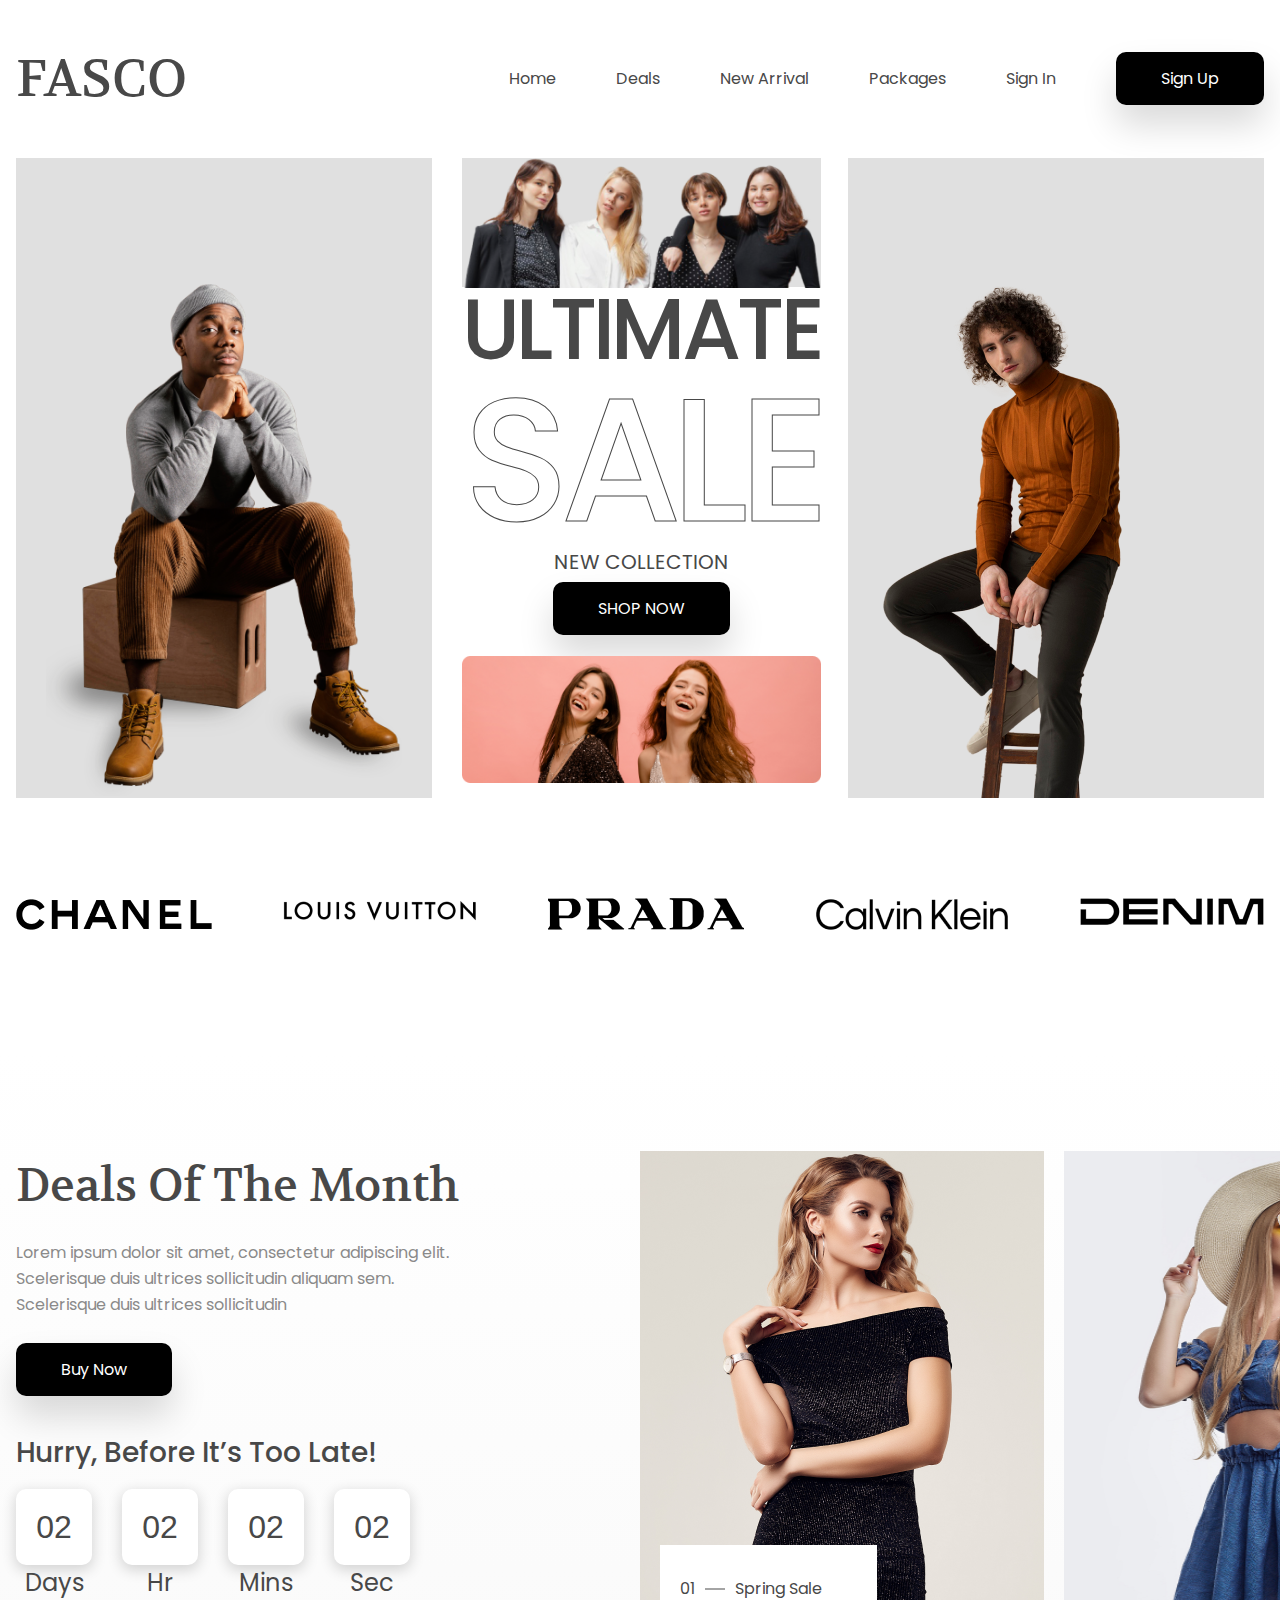
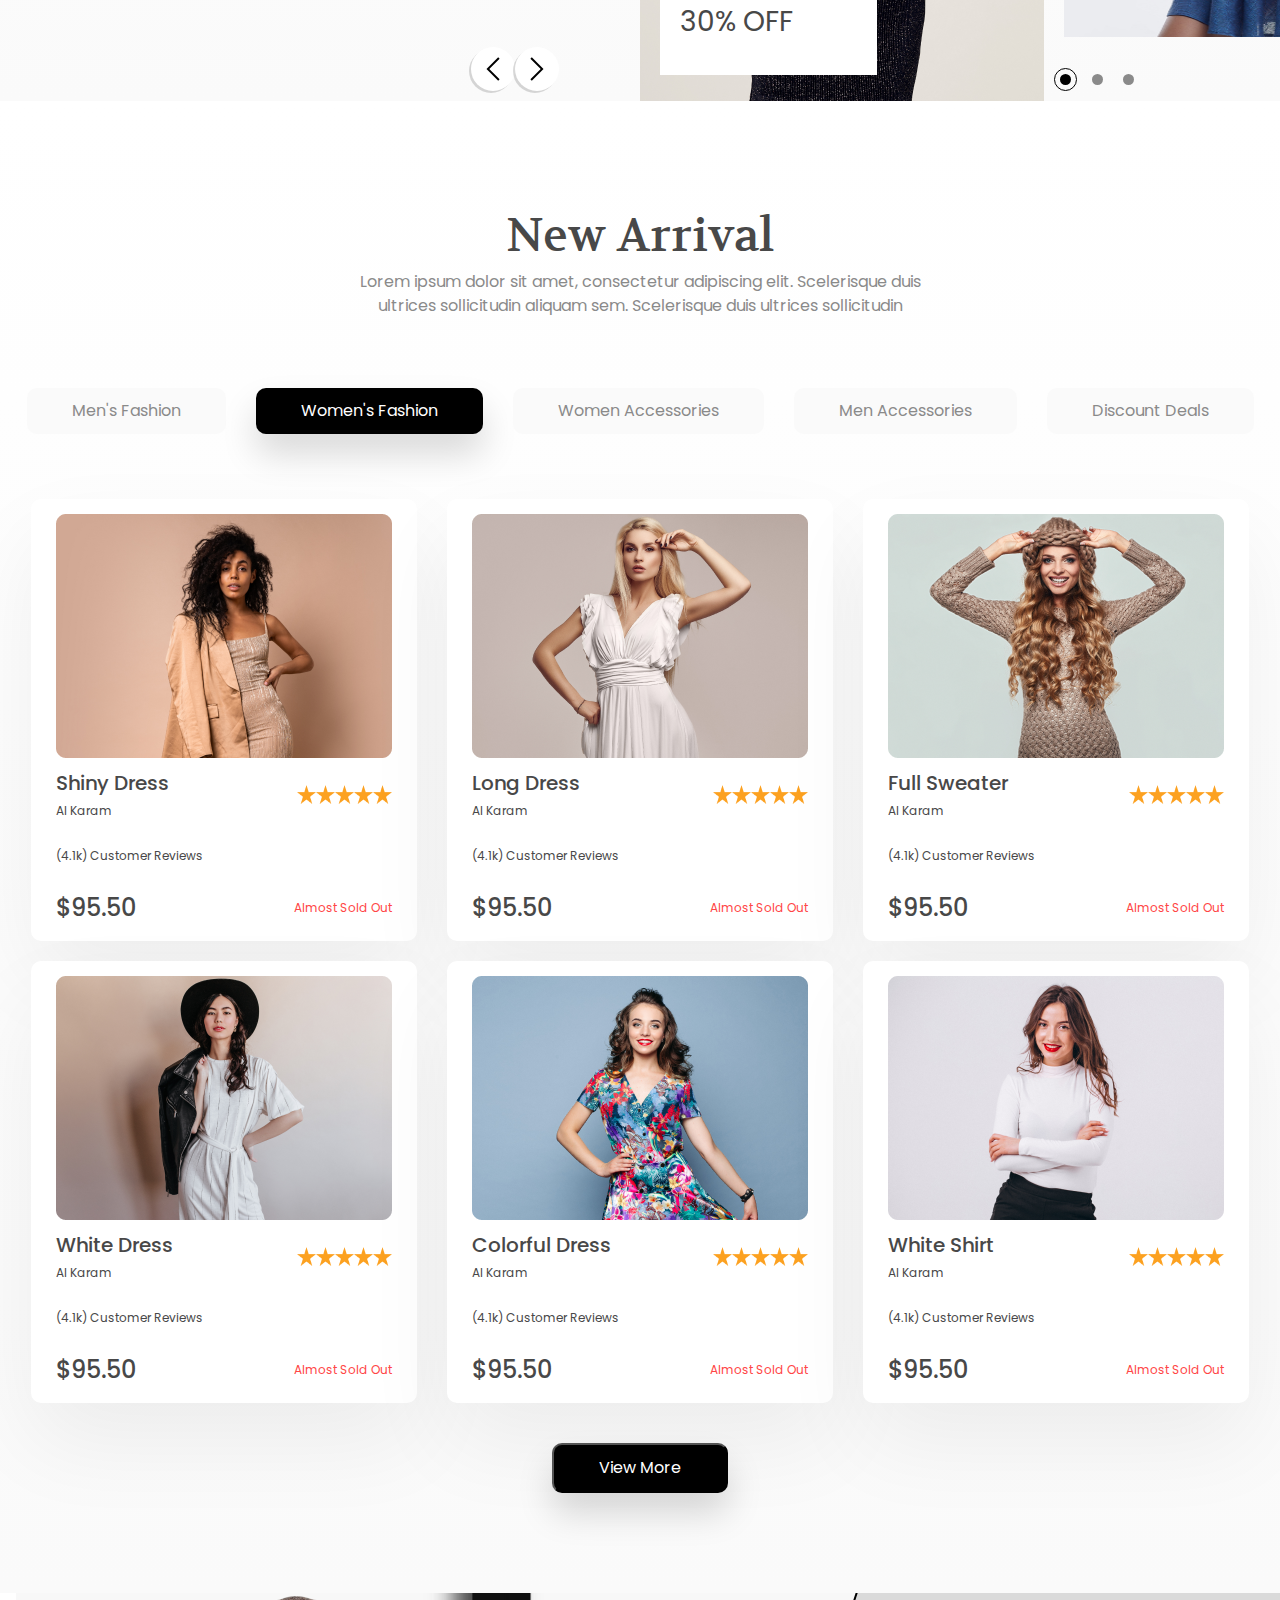
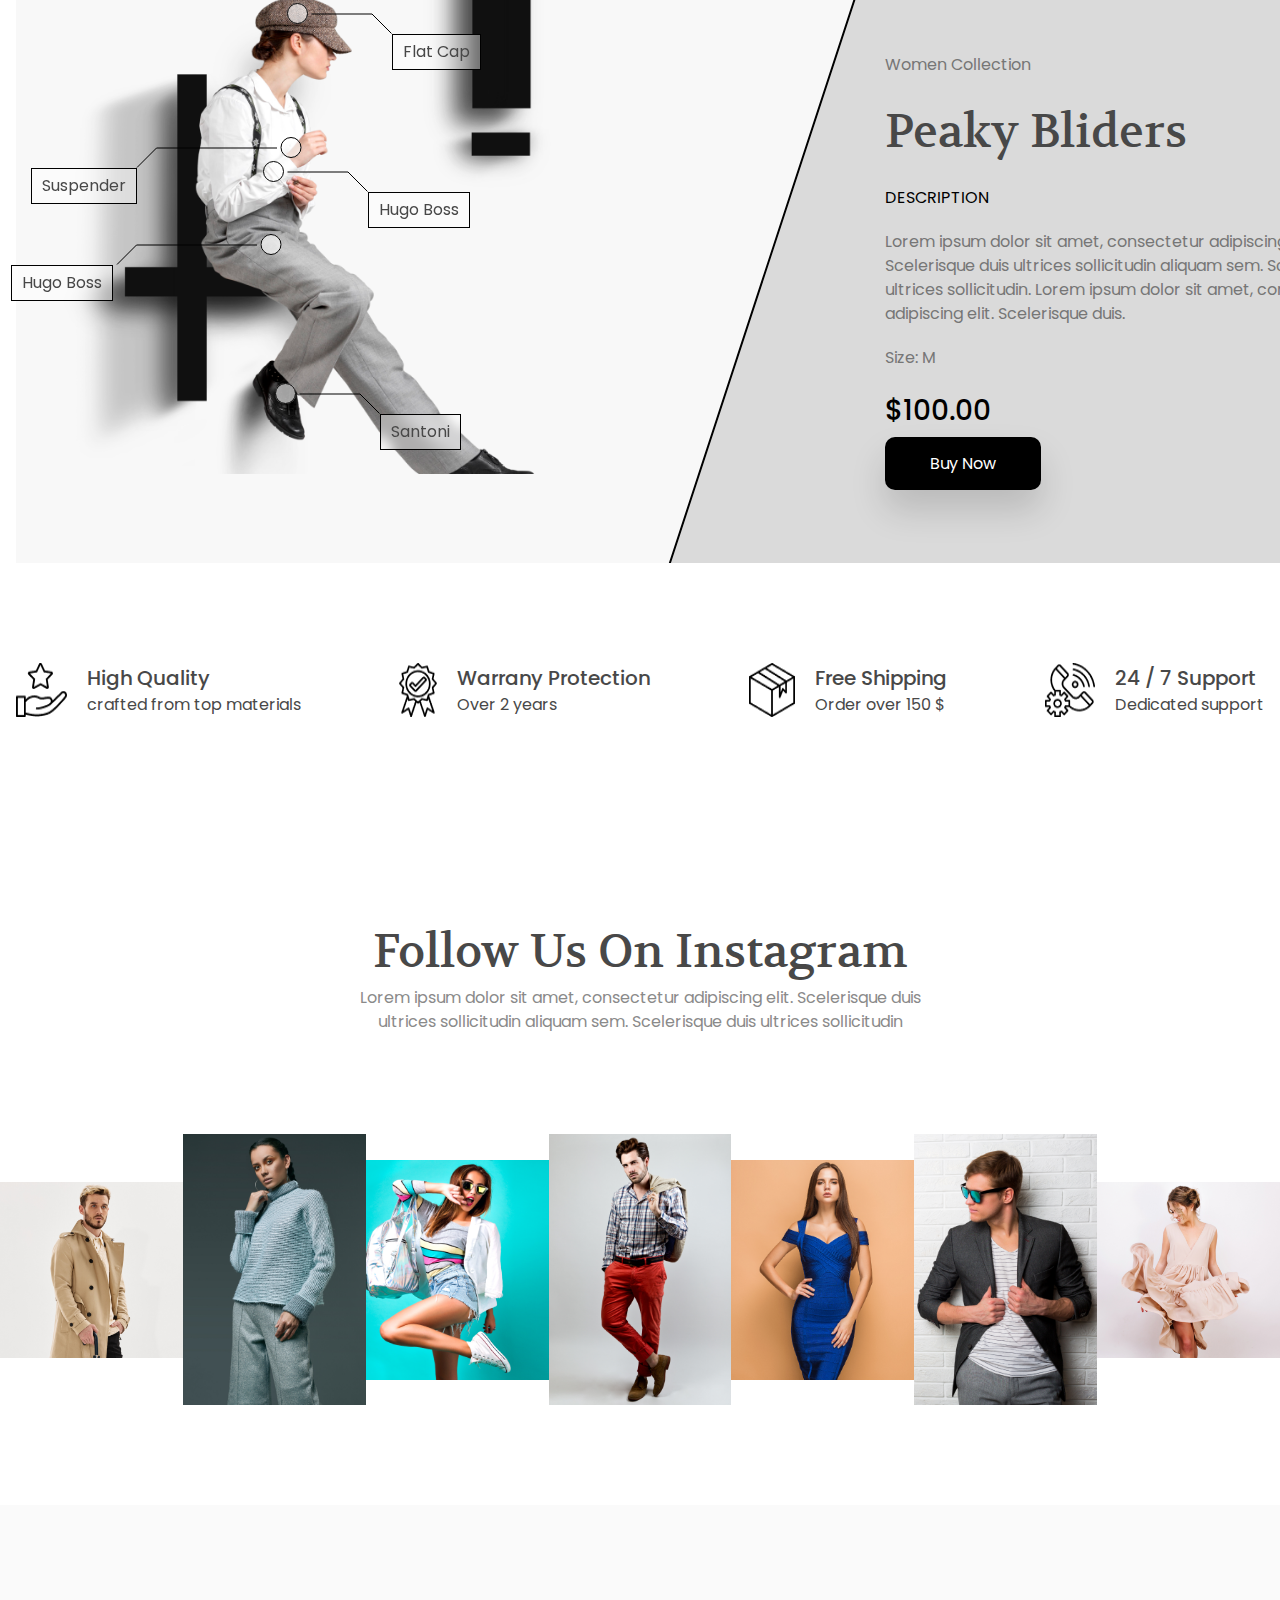
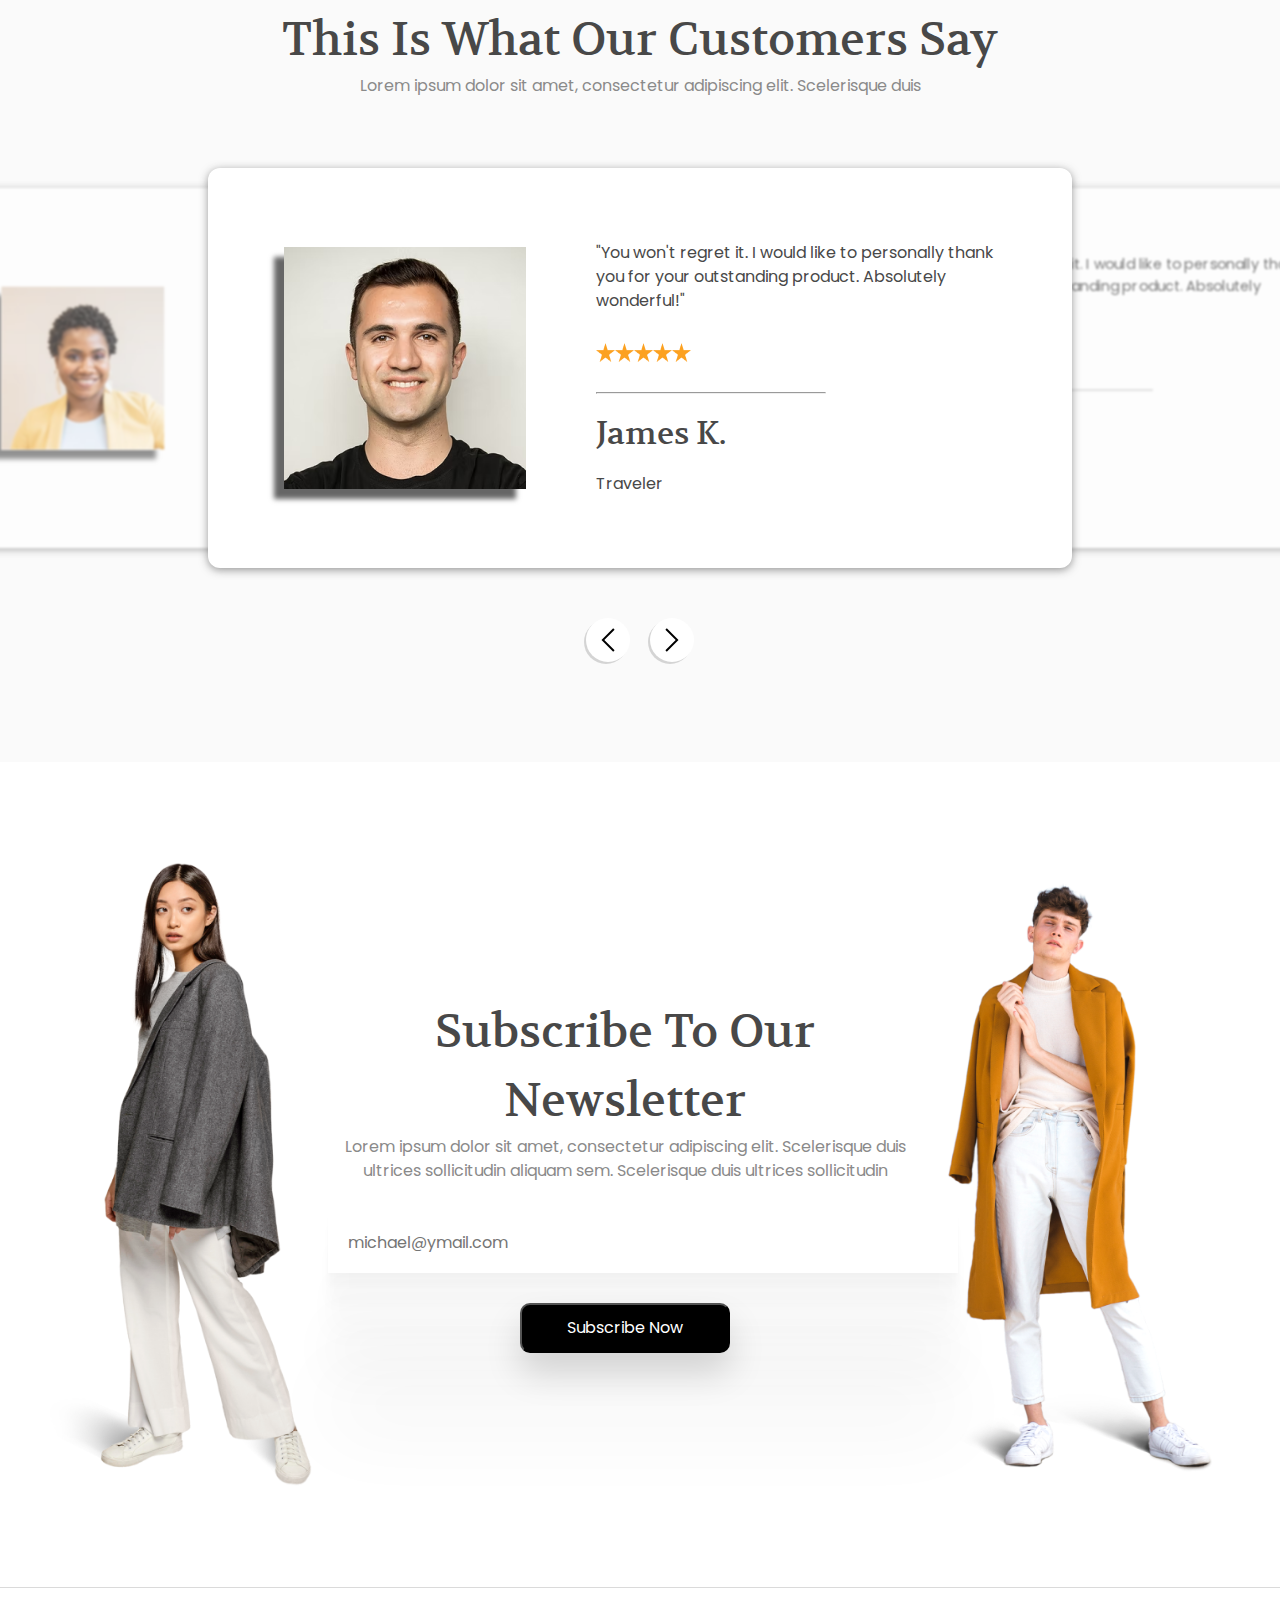
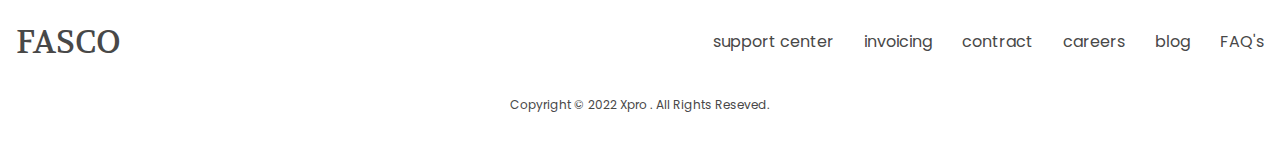
<file: index.html>
<!DOCTYPE html>
<html lang="en">
  <head>
    <meta charset="UTF-8" />
    <meta name="viewport" content="width=device-width, initial-scale=1.0" />
    <title>Ecommerce Site</title>

    <!-- FONTS -->
    <link rel="preconnect" href="https://fonts.googleapis.com" />
    <link rel="preconnect" href="https://fonts.gstatic.com" crossorigin />
    <link
      href="https://fonts.googleapis.com/css2?family=Volkhov:wght@400;700&display=swap"
      rel="stylesheet"
    />
    <link
      href="https://fonts.googleapis.com/css2?family=Poppins:wght@400;500;600;700&display=swap"
      rel="stylesheet"
    />
    <link
      href="https://fonts.cdnfonts.com/css/digital-numbers"
      rel="stylesheet"
    />
    <link
      href="https://fonts.googleapis.com/css2?family=Jost:wght@400;500&display=swap"
      rel="stylesheet"
    />

    <!-- CSS -->
    <link rel="stylesheet" href="resources/css/style.css" />
  </head>
  <body>
    <header>
      <div class="container">
        <!-- Navbar -->
        <nav class="flex items-center justify-between">
          <a href="#" class="uppercase ff-heading text-primary-400 brand"
            >Fasco</a
          >
          <button
            class="mobile-nav-toggle"
            aria-controls="primary-nav"
            aria-expanded="false"
          >
            <img
              src="resources/icons/menu.svg"
              alt=""
              class="icon-hamburger"
              aria-hidden="true"
            />
            <img
              src="resources/icons/close.svg"
              alt=""
              class="icon-close"
              aria-hidden="true"
            />
          </button>
          <div class="primary-nav" id="primary-nav">
            <ul role="list" class="nav-list">
              <li>
                <a href="/" class="capitalize text-primary-400 fs-400">home</a>
              </li>
              <li>
                <a href="#deals" class="capitalize text-primary-400 fs-400"
                  >deals</a
                >
              </li>
              <li>
                <a
                  href="#new-arrival"
                  class="capitalize text-primary-400 fs-400"
                  >new arrival</a
                >
              </li>
              <li>
                <a href="" class="capitalize text-primary-400 fs-400"
                  >packages</a
                >
              </li>
              <li>
                <a href="signin.html" class="capitalize text-primary-400 fs-400"
                  >sign in</a
                >
              </li>
              <li>
                <a href="signup.html" class="capitalize button">sign up</a>
              </li>
            </ul>
          </div>
        </nav>
        <!-- End of Navbar -->

        <!-- Hero Section -->
        <div class="hero flex justify-between">
          <div class="bg-600 hero-item col-3">
            <img src="resources/images/header_1.png" alt="" class="side-img" />
          </div>
          <div class="hero-item col-3">
            <div class="flex flex-col justify-between">
              <div class="bg-600">
                <img src="resources/images/header_3.png" alt="" />
              </div>
              <div class="header-text text-center">
                <h2 class="fw-semi-bold uppercase">ultimate</h2>
                <h1 class="fw-semi-bold uppercase">sale</h1>
                <h3 class="fs-500 uppercase">new collection</h3>
                <a href="shop.html" class="uppercase button">shop now</a>
              </div>
              <div class="bottom-img">
                <img src="resources/images/header_2.png" alt="" />
              </div>
            </div>
          </div>
          <div class="bg-600 hero-item col-3">
            <img src="resources/images/header_4.png" alt="" class="side-img" />
          </div>
        </div>
      </div>
      <!-- End of Hero Section -->
    </header>

    <main>
      <!-- Logo section -->
      <section class="logo">
        <div class="container">
          <div class="flex justify-between">
            <div class="logo-items">
              <img src="resources/images/logo_1.png" alt="" />
            </div>
            <div class="logo-items">
              <img src="resources/images/logo_2.png" alt="" />
            </div>
            <div class="logo-items">
              <img src="resources/images/logo_3.png" alt="" />
            </div>
            <div class="logo-items">
              <img src="resources/images/logo_4.png" alt="" />
            </div>
            <div class="logo-items">
              <img src="resources/images/logo_5.png" alt="" />
            </div>
          </div>
        </div>
      </section>
      <!-- End of Logo section -->

      <!-- Deal of month section -->
      <section class="deal" id="deals">
        <div class="container">
          <div class="deal-box">
            <div class="time-countdown">
              <h2 class="ff-heading fs-headings fw-regular capitalize">
                Deals Of The Month
              </h2>
              <p
                class="text-accent-400"
                style="line-height: 26px; margin-bottom: 40px; margin-top: 20px"
              >
                Lorem ipsum dolor sit amet, consectetur adipiscing elit.
                Scelerisque duis ultrices sollicitudin aliquam sem. Scelerisque
                duis ultrices sollicitudin
              </p>
              <a href="" class="button">Buy Now</a>

              <div class="timer">
                <h3 class="fs-700 fw-semi-bold">
                  Hurry, Before It’s Too Late!
                </h3>
                <div class="time-counter flex">
                  <div class="time-counter-item text-center">
                    <div
                      class="box ff-digital fs-800 flex items-center justify-center days"
                    >
                      02
                    </div>
                    <span class="fs-600">Days</span>
                  </div>
                  <div class="time-counter-item text-center">
                    <div
                      class="box ff-digital fs-800 flex items-center justify-center hours"
                    >
                      02
                    </div>
                    <span class="fs-600">Hr</span>
                  </div>
                  <div class="time-counter-item text-center">
                    <div
                      class="box ff-digital fs-800 flex items-center justify-center mins"
                    >
                      02
                    </div>
                    <span class="fs-600">Mins</span>
                  </div>
                  <div class="time-counter-item text-center">
                    <div
                      class="box ff-digital fs-800 flex items-center justify-center secs"
                    >
                      02
                    </div>
                    <span class="fs-600">Sec</span>
                  </div>
                </div>
              </div>
            </div>

            <div class="slide" id="slide">
              <div class="item" id="item">
                <div class="item-content">
                  <img src="resources/images/carousel_1.png" alt="" />
                  <div class="content flex flex-col justify-center">
                    <p class="flex items-center" style="gap: 10px">
                      <span>01</span>
                      <img
                        src="resources/icons/line.png"
                        alt=""
                        style="width: 20px; height: 2px"
                      />
                      <span>Spring Sale</span>
                    </p>
                    <h5 class="fs-700">30% OFF</h5>
                  </div>
                </div>
              </div>
              <div class="item" id="item">
                <div class="item-content">
                  <img src="resources/images/carousel_2.png" alt="" />
                  <div class="content flex flex-col justify-center">
                    <p class="flex items-center" style="gap: 10px">
                      <span>01</span>
                      <img
                        src="resources/icons/line.png"
                        alt=""
                        style="width: 20px; height: 2px"
                      />
                      <span>Spring Sale</span>
                    </p>
                    <h5 class="fs-700">30% OFF</h5>
                  </div>
                </div>
              </div>
              <div class="item" id="item">
                <div class="item-content">
                  <img src="resources/images/carousel_3.png" alt="" />
                  <div class="content flex flex-col justify-center">
                    <p class="flex items-center" style="gap: 10px">
                      <span>01</span>
                      <img
                        src="resources/icons/line.png"
                        alt=""
                        style="width: 20px; height: 2px"
                      />
                      <span>Spring Sale</span>
                    </p>
                    <h5 class="fs-700">30% OFF</h5>
                  </div>
                </div>
              </div>
            </div>

            <div class="slide-btn flex justify-center">
              <button class="slider-btn" id="nextBtn">
                <img
                  src="resources/icons/next.svg"
                  alt=""
                  style="transform: rotate(180deg)"
                />
              </button>
              <button class="slider-btn" id="prevBtn">
                <img src="resources/icons/next.svg" alt="" />
              </button>
            </div>

            <div class="dot-container flex items-center" id="dot-container">
              <button class="dot" data-index="0">
                <div class="btn-inside"></div>
              </button>
              <button class="dot" data-index="1">
                <div class="btn-inside"></div>
              </button>
              <button class="dot" data-index="2">
                <div class="btn-inside"></div>
              </button>
            </div>
          </div>
        </div>
      </section>
      <!-- End of Deal of month section -->

      <!-- New arival section -->
      <section class="new-arrival" id="new-arrival">
        <div class="container">
          <h2 class="ff-heading fs-headings fw-regular capitalize text-center">
            new arrival
          </h2>
          <p class="text-accent-400 text-center w-text">
            Lorem ipsum dolor sit amet, consectetur adipiscing elit. Scelerisque
            duis ultrices sollicitudin aliquam sem. Scelerisque duis ultrices
            sollicitudin
          </p>

          <ul class="category-list text-center flex justify-center" role="list">
            <li>
              <button class="text-accent-400 capitalize button-light">
                men's fashion
              </button>
            </li>
            <li>
              <button
                class="text-accent-400 bg-400 capitalize button-light active"
              >
                women's fashion
              </button>
            </li>
            <li>
              <button class="text-accent-400 bg-400 capitalize button-light">
                women accessories
              </button>
            </li>
            <li>
              <button class="text-accent-400 bg-400 capitalize button-light">
                men accessories
              </button>
            </li>
            <li>
              <button class="text-accent-400 bg-400 capitalize button-light">
                discount deals
              </button>
            </li>
          </ul>

          <div class="products flex">
            <div class="col-3">
              <div class="card">
                <img
                  src="resources/images/product_1.png"
                  alt=""
                  class="card-main-img"
                />
                <div class="card-top-text flex justify-between items-center">
                  <div>
                    <h4 class="fs-sub-headings fw-semi-bold">Shiny Dress</h4>
                    <span class="fs-300">Al Karam</span>
                  </div>
                  <img src="resources/icons/stars.png" alt="" />
                </div>
                <p class="fs-300 reviews">(4.1k) Customer Reviews</p>
                <div class="flex justify-between items-center">
                  <p class="fs-600 fw-semi-bold">$95.50</p>
                  <span class="fs-300 text-danger">Almost Sold Out</span>
                </div>
              </div>
            </div>
            <div class="col-3">
              <div class="card">
                <img
                  src="resources/images/product_2.png"
                  alt=""
                  class="card-main-img"
                />
                <div class="card-top-text flex justify-between items-center">
                  <div>
                    <h4 class="fs-sub-headings fw-semi-bold">Long Dress</h4>
                    <span class="fs-300">Al Karam</span>
                  </div>
                  <img src="resources/icons/stars.png" alt="" />
                </div>
                <p class="fs-300 reviews">(4.1k) Customer Reviews</p>
                <div class="flex justify-between items-center">
                  <p class="fs-600 fw-semi-bold">$95.50</p>
                  <span class="fs-300 text-danger">Almost Sold Out</span>
                </div>
              </div>
            </div>
            <div class="col-3">
              <div class="card">
                <img
                  src="resources/images/product_3.png"
                  alt=""
                  class="card-main-img"
                />
                <div class="card-top-text flex justify-between items-center">
                  <div>
                    <h4 class="fs-sub-headings fw-semi-bold">Full Sweater</h4>
                    <span class="fs-300">Al Karam</span>
                  </div>
                  <img src="resources/icons/stars.png" alt="" />
                </div>
                <p class="fs-300 reviews">(4.1k) Customer Reviews</p>
                <div class="flex justify-between items-center">
                  <p class="fs-600 fw-semi-bold">$95.50</p>
                  <span class="fs-300 text-danger">Almost Sold Out</span>
                </div>
              </div>
            </div>
            <div class="col-3">
              <div class="card">
                <img
                  src="resources/images/product_4.png"
                  alt=""
                  class="card-main-img"
                />
                <div class="card-top-text flex justify-between items-center">
                  <div>
                    <h4 class="fs-sub-headings fw-semi-bold">White Dress</h4>
                    <span class="fs-300">Al Karam</span>
                  </div>
                  <img src="resources/icons/stars.png" alt="" />
                </div>
                <p class="fs-300 reviews">(4.1k) Customer Reviews</p>
                <div class="flex justify-between items-center">
                  <p class="fs-600 fw-semi-bold">$95.50</p>
                  <span class="fs-300 text-danger">Almost Sold Out</span>
                </div>
              </div>
            </div>
            <div class="col-3">
              <div class="card">
                <img
                  src="resources/images/product_5.png"
                  alt=""
                  class="card-main-img"
                />
                <div class="card-top-text flex justify-between items-center">
                  <div>
                    <h4 class="fs-sub-headings fw-semi-bold">Colorful Dress</h4>
                    <span class="fs-300">Al Karam</span>
                  </div>
                  <img src="resources/icons/stars.png" alt="" />
                </div>
                <p class="fs-300 reviews">(4.1k) Customer Reviews</p>
                <div class="flex justify-between items-center">
                  <p class="fs-600 fw-semi-bold">$95.50</p>
                  <span class="fs-300 text-danger">Almost Sold Out</span>
                </div>
              </div>
            </div>
            <div class="col-3">
              <div class="card">
                <img
                  src="resources/images/product_6.png"
                  alt=""
                  class="card-main-img"
                />
                <div class="card-top-text flex justify-between items-center">
                  <div>
                    <h4 class="fs-sub-headings fw-semi-bold">White Shirt</h4>
                    <span class="fs-300">Al Karam</span>
                  </div>
                  <img src="resources/icons/stars.png" alt="" />
                </div>
                <p class="fs-300 reviews">(4.1k) Customer Reviews</p>
                <div class="flex justify-between items-center">
                  <p class="fs-600 fw-semi-bold">$95.50</p>
                  <span class="fs-300 text-danger">Almost Sold Out</span>
                </div>
              </div>
            </div>
          </div>

          <div class="flex justify-center">
            <button class="capitalize button">view more</button>
          </div>
        </div>
      </section>
      <!-- End of arival section -->

      <!-- peaky-blinders section --->
      <section class="peaky-blinders">
        <div class="flex peaky-bliders-wrapper">
          <div class="text-box col-2 bg-700">
            <span class="text-accent-500 capitalize">women collection</span>
            <h2 class="ff-heading fs-headings fw-regular capitalize">
              peaky bliders
            </h2>
            <span class="uppercase text-neutral-900">description</span>
            <p class="text-accent-500" style="width: 515px">
              Lorem ipsum dolor sit amet, consectetur adipiscing elit.
              Scelerisque duis ultrices sollicitudin aliquam sem. Scelerisque
              duis ultrices sollicitudin. Lorem ipsum dolor sit amet,
              consectetur adipiscing elit. Scelerisque duis.
            </p>
            <p class="text-accent-500">Size: <span>M</span></p>
            <h4 class="fs-700 text-neutral-900 fw-semi-bold">$100.00</h4>
            <a href="" class="capitalize button">buy now</a>
          </div>
          <div class="image-box col-2">
            <div class="image-box-image">
              <img src="resources/images/peaky_blinders.png" alt="" />

              <div class="pointer-small">
                <img src="resources/icons/point_1.svg" alt="" />
                <div class="pointer-text-box">Flat Cap</div>
              </div>
              <div class="pointer-small">
                <img src="resources/icons/point_1.svg" alt="" />
                <div class="pointer-text-box">Hugo Boss</div>
              </div>
              <div class="pointer-small">
                <img src="resources/icons/point_1.svg" alt="" />
                <div class="pointer-text-box">Santoni</div>
              </div>
              <div class="pointer-long">
                <img src="resources/icons/point_2.svg" alt="" />
                <div class="pointer-text-box">Suspender</div>
              </div>
              <div class="pointer-long">
                <img src="resources/icons/point_2.svg" alt="" />
                <div class="pointer-text-box">Hugo Boss</div>
              </div>
            </div>
          </div>
        </div>
      </section>
      <!-- End of peaky-bliders section -->

      <!-- features section -->
      <section>
        <div class="container">
          <div class="flex justify-between">
            <div class="feature flex">
              <img src="resources/icons/quality.png" alt="" />
              <div>
                <h4 class="fs-sub-headings fw-semi-bold">High Quality</h4>
                <span>crafted from top materials</span>
              </div>
            </div>
            <div class="feature flex">
              <img src="resources/icons/warranty.png" alt="" />
              <div>
                <h4 class="fs-sub-headings fw-semi-bold">Warrany Protection</h4>
                <span>Over 2 years</span>
              </div>
            </div>
            <div class="feature flex">
              <img src="resources/icons/shipping.png" alt="" />
              <div>
                <h4 class="fs-sub-headings fw-semi-bold">Free Shipping</h4>
                <span>Order over 150 $</span>
              </div>
            </div>
            <div class="feature flex">
              <img src="resources/icons/call.png" alt="" />
              <div>
                <h4 class="fs-sub-headings fw-semi-bold">24 / 7 Support</h4>
                <span>Dedicated support</span>
              </div>
            </div>
          </div>
        </div>
      </section>
      <!-- End of features section -->

      <!-- gallery section -->
      <section>
        <h2 class="ff-heading fs-headings fw-regular capitalize text-center">
          Follow Us On Instagram
        </h2>
        <p class="text-accent-400 text-center w-text">
          Lorem ipsum dolor sit amet, consectetur adipiscing elit. Scelerisque
          duis ultrices sollicitudin aliquam sem. Scelerisque duis ultrices
          sollicitudin
        </p>

        <div class="gallery flex items-center">
          <div><img src="resources/images/instagram_1.png" alt="" /></div>
          <div><img src="resources/images/instagram_2.png" alt="" /></div>
          <div><img src="resources/images/instagram_3.png" alt="" /></div>
          <div><img src="resources/images/instagram_4.png" alt="" /></div>
          <div><img src="resources/images/instagram_5.png" alt="" /></div>
          <div><img src="resources/images/instagram_6.png" alt="" /></div>
          <div><img src="resources/images/instagram_7.png" alt="" /></div>
        </div>
      </section>
      <!-- End of gallery section -->

      <!-- testimonial section -->
      <section class="bg-400">
        <div class="container">
          <h2 class="ff-heading fs-headings fw-regular capitalize text-center">
            This Is What Our Customers Say
          </h2>
          <p class="text-accent-400 text-center">
            Lorem ipsum dolor sit amet, consectetur adipiscing elit. Scelerisque
            duis
          </p>

          <div class="carousel">
            <ul class="carousel__list">
              <li class="carousel__item" data-pos="-1">
                <div class="carousel_img">
                  <img src="resources/images/testimonial_2.png" alt="" />
                </div>
                <div class="carousel__item-text-box">
                  <p class="des text-primary-400">
                    "You won't regret it. I would like to personally thank you
                    for your outstanding product. Absolutely wonderful!"
                  </p>
                  <img src="resources/icons/stars.png" alt="" />
                  <hr style="width: 230px" />
                  <h3 class="fs-800 ff-heading">James K.</h3>
                  <p>Traveler</p>
                </div>
              </li>
              <li class="carousel__item" data-pos="0">
                <div class="carousel_img">
                  <img src="resources/images/testimonial_1.png" alt="" />
                </div>
                <div class="carousel__item-text-box">
                  <p class="des text-primary-400">
                    "You won't regret it. I would like to personally thank you
                    for your outstanding product. Absolutely wonderful!"
                  </p>
                  <img src="resources/icons/stars.png" alt="" />
                  <hr style="width: 230px" />
                  <h3 class="fs-800 ff-heading">James K.</h3>
                  <p>Traveler</p>
                </div>
              </li>
              <li class="carousel__item" data-pos="1">
                <div class="carousel_img">
                  <img src="resources/images/testimonial_1.png" alt="" />
                </div>
                <div class="carousel__item-text-box">
                  <p class="des text-primary-400">
                    "You won't regret it. I would like to personally thank you
                    for your outstanding product. Absolutely wonderful!"
                  </p>
                  <img src="resources/icons/stars.png" alt="" />
                  <hr style="width: 230px" />
                  <h3 class="fs-800 ff-heading">James K.</h3>
                  <p>Traveler</p>
                </div>
              </li>
            </ul>
          </div>
          <div class="carousel-btn flex justify-center">
            <button id="prevButton" class="slider-btn">
              <img
                src="resources/icons/next.svg"
                alt=""
                style="transform: rotate(180deg)"
              />
            </button>
            <button id="nextButton" class="slider-btn">
              <img src="resources/icons/next.svg" alt="" />
            </button>
          </div>
        </div>
      </section>
      <!-- End of testimonial section -->

      <!-- newsletter section -->
      <section>
        <div class="container">
          <div class="newsletter-wrapper flex items-center">
            <div class="col-4">
              <img src="resources/images/newsletter_1.png" alt="" />
            </div>
            <div class="text-center col-2">
              <h2 class="ff-heading fs-headings fw-regular capitalize">
                Subscribe To Our Newsletter
              </h2>
              <p class="text-accent-400">
                Lorem ipsum dolor sit amet, consectetur adipiscing elit.
                Scelerisque duis ultrices sollicitudin aliquam sem. Scelerisque
                duis ultrices sollicitudin
              </p>
              <input
                type="email"
                class="sub-email"
                placeholder="michael@ymail.com"
              />
              <button type="submit" class="capitalize button">
                subscribe now
              </button>
            </div>
            <div class="col-4">
              <img src="resources/images/newsletter_2.png" alt="" />
            </div>
          </div>
        </div>
      </section>
      <!-- end of newsletter section -->
    </main>

    <!-- Footer -->
    <footer>
      <div class="container">
        <div class="primary-footer flex justify-between items-center">
          <a href="" class="ff-heading fs-800 uppercase text-primary-400"
            >fasco</a
          >
          <ul class="footer-list flex" role="list">
            <li><a href="" class="text-primary-400">support center</a></li>
            <li><a href="" class="text-primary-400">invoicing</a></li>
            <li><a href="" class="text-primary-400">contract</a></li>
            <li><a href="" class="text-primary-400">careers</a></li>
            <li><a href="" class="text-primary-400">blog</a></li>
            <li><a href="" class="text-primary-400">FAQ's</a></li>
          </ul>
        </div>
        <p class="fs-300 text-center">
          Copyright © 2022 Xpro . All Rights Reseved.
        </p>
      </div>
    </footer>
    <!-- End of footer -->

    <script src="resources/js/script.js"></script>
    <script>
      carousel();
      slider();
      primaryNavFunc();
      setInterval(countdown, 1000);
    </script>
  </body>
</html>
</file>
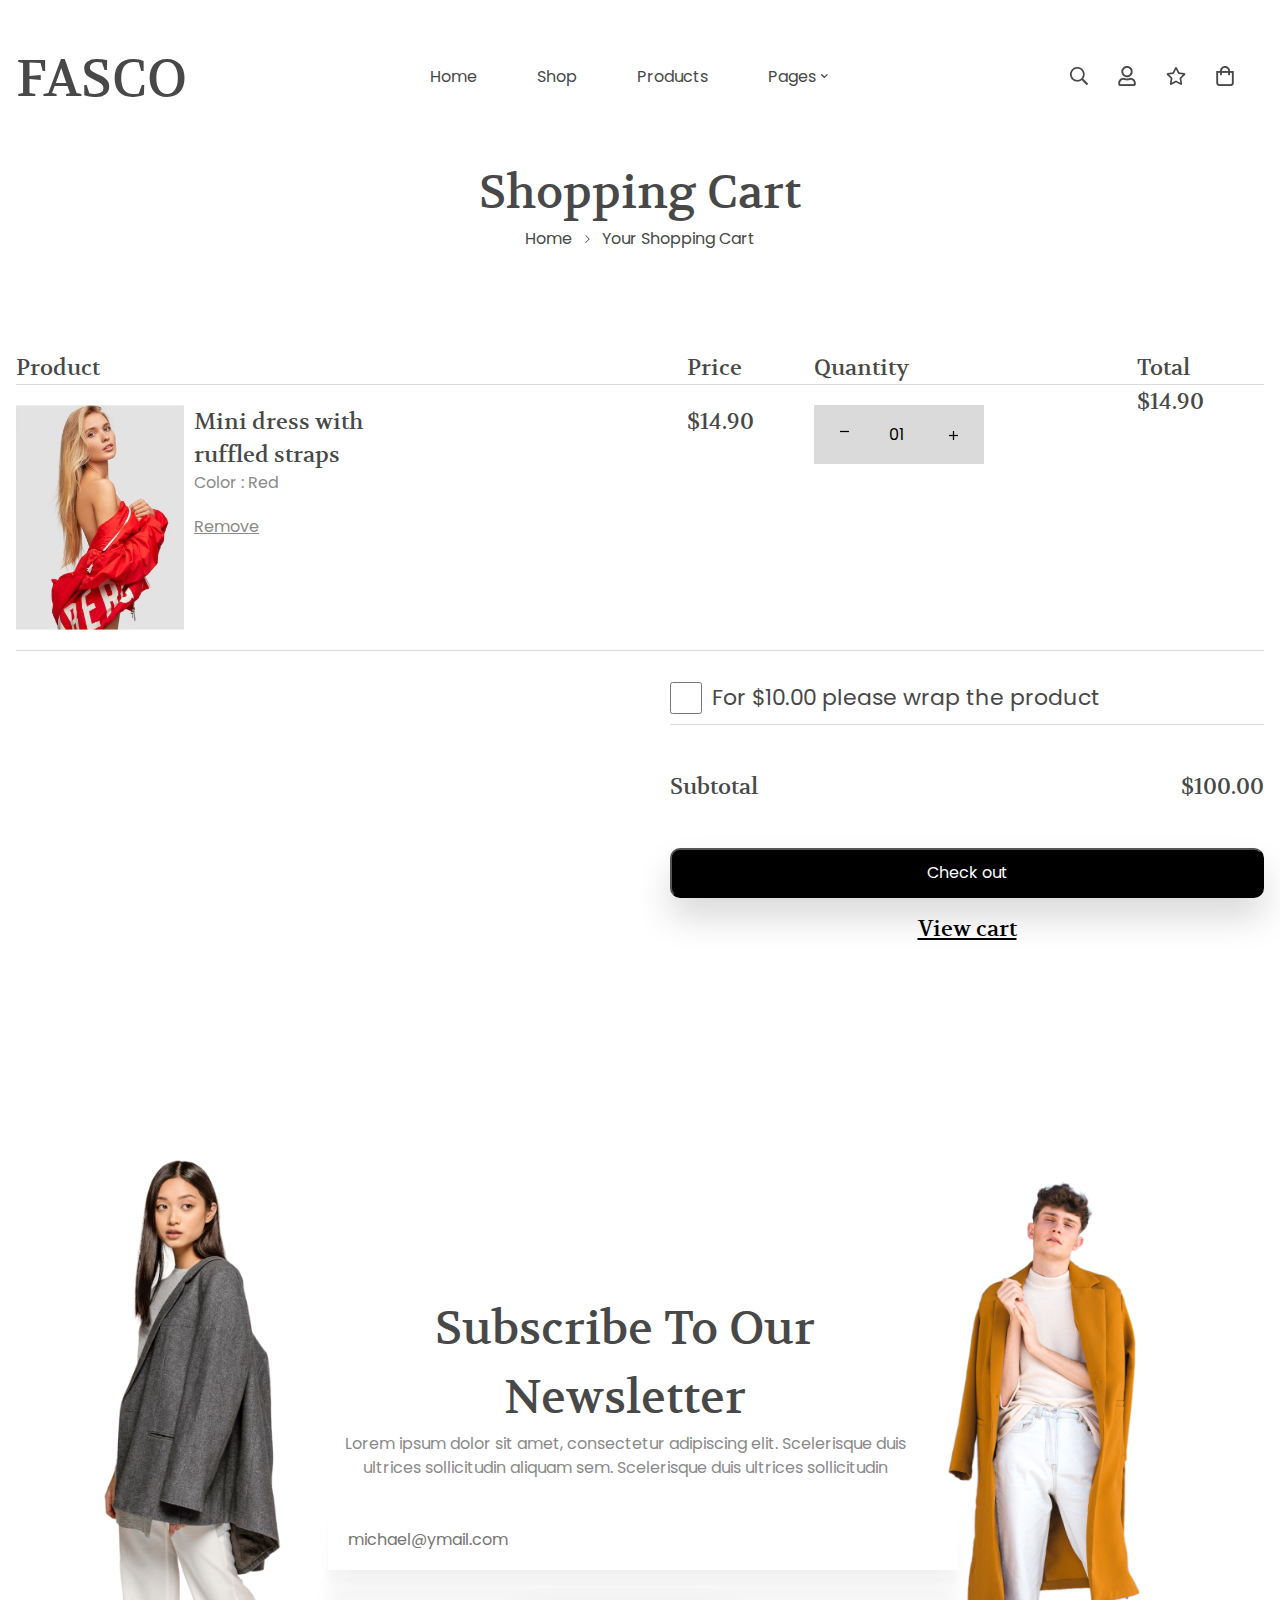
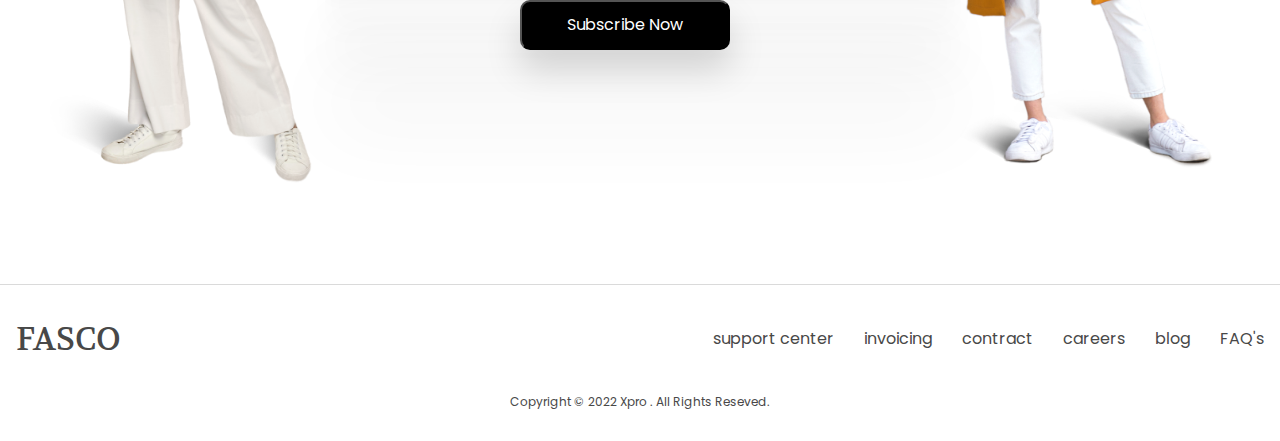
<file: cart.html>
<!DOCTYPE html>
<html lang="en">
  <head>
    <meta charset="UTF-8" />
    <meta name="viewport" content="width=device-width, initial-scale=1.0" />
    <title>Document</title>

    <!-- FONTS -->
    <link rel="preconnect" href="https://fonts.googleapis.com" />
    <link rel="preconnect" href="https://fonts.gstatic.com" crossorigin />
    <link
      href="https://fonts.googleapis.com/css2?family=Volkhov:wght@400;700&display=swap"
      rel="stylesheet"
    />
    <link
      href="https://fonts.googleapis.com/css2?family=Poppins:wght@400;500;600;700&display=swap"
      rel="stylesheet"
    />
    <link
      href="https://fonts.cdnfonts.com/css/digital-numbers"
      rel="stylesheet"
    />
    <link
      href="https://fonts.googleapis.com/css2?family=Jost:wght@400;500&display=swap"
      rel="stylesheet"
    />

    <!-- CSS -->
    <link rel="stylesheet" href="resources/css/style.css" />
  </head>
  <body>
    <header>
      <div class="container">
        <nav class="flex justify-between items-center">
          <a href="#" class="uppercase ff-heading text-primary-400 brand"
            >Fasco</a
          >
          <div class="secondary-nav" id="secondary-nav">
            <ul role="list" class="nav-list">
              <li>
                <a href="" class="capitalize text-primary-400 fs-400 nav-item"
                  >home</a
                >
              </li>
              <li>
                <a href="" class="capitalize text-primary-400 fs-400 nav-item"
                  >shop</a
                >
              </li>
              <li>
                <a href="" class="capitalize text-primary-400 fs-400 nav-item"
                  >products</a
                >
              </li>
              <li>
                <a
                  href=""
                  class="capitalize text-primary-400 fs-400 flex items-center dropdown-link"
                  >pages <img src="resources/icons/arrow-bottom.png" alt="" />
                </a>
                <ul role="list" class="dropdown-list">
                  <li><a href="">Dropdown Pages</a></li>
                  <li><a href="">Dropdown Pages</a></li>
                  <li><a href="">Dropdown Pages</a></li>
                </ul>
              </li>
            </ul>
          </div>
          <div class="nav-icons">
            <ul role="list" class="flex items-center">
              <li>
                <button class="btn">
                  <img src="resources/icons/search.png" alt="" />
                </button>
              </li>
              <li>
                <button class="btn">
                  <img src="resources/icons/user.png" alt="" />
                </button>
              </li>
              <li>
                <button class="btn">
                  <img src="resources/icons/star.png" alt="" />
                </button>
              </li>
              <li>
                <button class="btn cart-btn">
                  <img src="resources/icons/cart.png" alt="" />
                </button>
              </li>
              <li>
                <button
                  class="btn mobile-toggle"
                  aria-controls="secondary-nav"
                  aria-expanded="false"
                >
                  <img src="resources/icons/menu.svg" alt="" />
                </button>
              </li>
            </ul>
          </div>
        </nav>

        <h2 class="fs-headings ff-heading text-center">Shopping Cart</h2>
        <p class="flex items-center justify-center hero-p">
          Home <img src="resources/icons/arrow-right.png" alt="" /> Your
          Shopping Cart
        </p>
      </div>
    </header>

    <main>
      <!-- cart -->
      <section>
        <div class="container">
          <table class="cart-table">
            <thead>
              <tr>
                <th class="ff-heading capitalize fs-550">product</th>
                <th class="ff-heading capitalize fs-550">price</th>
                <th class="ff-heading capitalize fs-550">quantity</th>
                <th class="ff-heading capitalize fs-550">total</th>
              </tr>
            </thead>
            <tbody>
              <tr>
                <td>
                  <div class="cart-product flex">
                    <div class="cart-product-img">
                      <img src="resources/images/product_list_6.png" alt="" />
                    </div>
                    <div class="cart-product-deatils" style="width: 176px">
                      <h5 class="ff-heading fs-550">
                        Mini dress with ruffled straps
                      </h5>
                      <p class="text-accent-400">Color : Red</p>
                      <button class="btn text-accent-400">Remove</button>
                    </div>
                  </div>
                </td>
                <td>
                  <div class="cart-price">
                    <h5 class="ff-heading fs-550">$14.90</h5>
                  </div>
                </td>
                <td>
                  <div class="cart-quantity">
                    <button class="btn increment">
                      <img src="resources/icons/plus.png" alt="" />
                    </button>
                    <input type="text" value="01" />
                    <button class="btn decrement">
                      <img src="resources/icons/sub.png" alt="" />
                    </button>
                  </div>
                </td>
                <td>
                  <div class="cart-total-price">
                    <p class="ff-heading fs-550">$14.90</p>
                  </div>
                </td>
              </tr>
            </tbody>
          </table>
          <div class="cart-checkout flex">
            <div class="col-2">
             <div class="additional">
            <label for="" class="fs-550 flex items-center">
              <input type="checkbox">
              For $10.00 please wrap the product
            </label>
          </div>

          <div class="sub-total flex justify-between">
            <h5 class="ff-heading fs-550">Subtotal</h5>
            <h5 class="ff-heading fs-550">$100.00</h5>
          </div>

          <button class="button">Check out</button>
          <a href="" class="cart-link fs-550 text-neutral-900 flex justify-center ff-heading">View cart</a>
        </div>

            </div>
          </div>
        </div>
      </section>
      <!-- end of cart -->

            <!-- newsletter section -->
      <section>
        <div class="container">
          <div class="newsletter-wrapper flex items-center">
            <div class="col-4">
              <img src="resources/images/newsletter_1.png" alt="" />
            </div>
            <div class="text-center col-2">
              <h2 class="ff-heading fs-headings fw-regular capitalize">
                Subscribe To Our Newsletter
              </h2>
              <p class="text-accent-400">
                Lorem ipsum dolor sit amet, consectetur adipiscing elit.
                Scelerisque duis ultrices sollicitudin aliquam sem. Scelerisque
                duis ultrices sollicitudin
              </p>
              <input
                type="email"
                class="sub-email"
                placeholder="michael@ymail.com"
              />
              <button type="submit" class="capitalize button">
                subscribe now
              </button>
            </div>
            <div class="col-4">
              <img src="resources/images/newsletter_2.png" alt="" />
            </div>
          </div>
        </div>
      </section>
      <!-- end of newsletter section -->
    </main>

        <!-- Footer -->
    <footer>
      <div class="container">
        <div class="primary-footer flex justify-between items-center">
          <a href="" class="ff-heading fs-800 uppercase text-primary-400"
            >fasco</a
          >
          <ul class="footer-list flex" role="list">
            <li><a href="" class="text-primary-400">support center</a></li>
            <li><a href="" class="text-primary-400">invoicing</a></li>
            <li><a href="" class="text-primary-400">contract</a></li>
            <li><a href="" class="text-primary-400">careers</a></li>
            <li><a href="" class="text-primary-400">blog</a></li>
            <li><a href="" class="text-primary-400">FAQ's</a></li>
          </ul>
        </div>
        <p class="fs-300 text-center">
          Copyright © 2022 Xpro . All Rights Reseved.
        </p>
      </div>
    </footer>
    <!-- End of footer -->
    <script>
      secondaryNavFunc();
      cartSidebar();
    </script>
    <script src="resources/js/script.js"></script>
    
  </body>
</html>
</file>
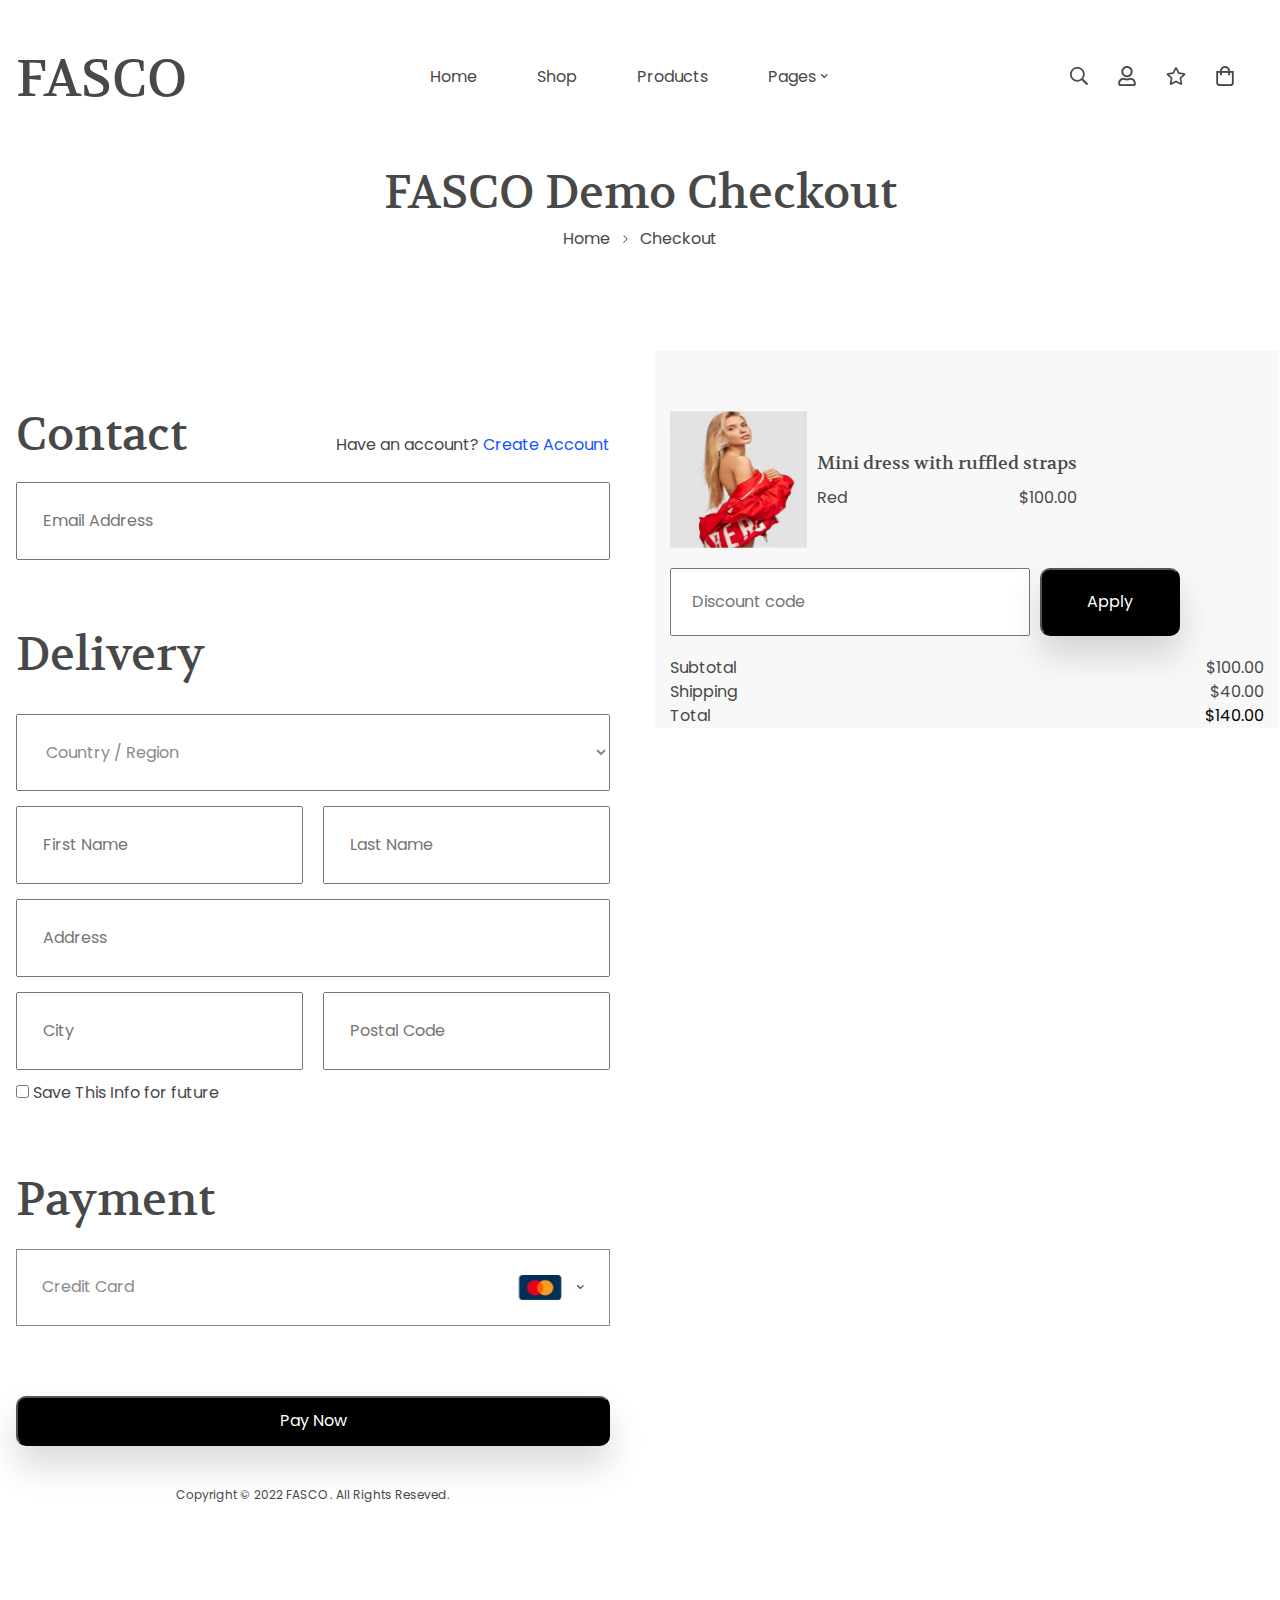
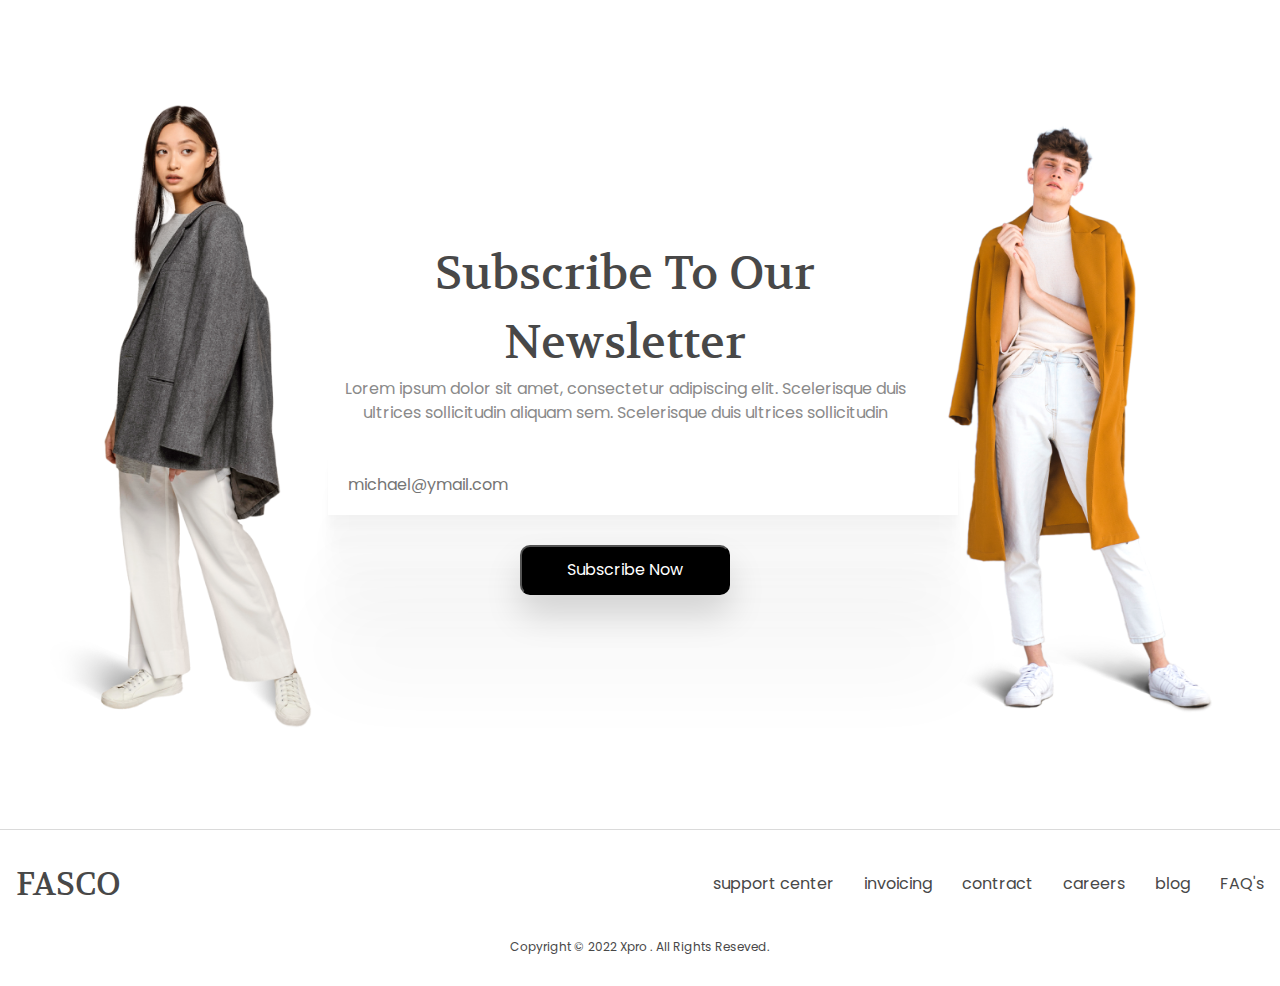
<file: checkout.html>
<!DOCTYPE html>
<html lang="en">
  <head>
    <meta charset="UTF-8" />
    <meta name="viewport" content="width=device-width, initial-scale=1.0" />
    <title>Document</title>

    <!-- FONTS -->
    <link rel="preconnect" href="https://fonts.googleapis.com" />
    <link rel="preconnect" href="https://fonts.gstatic.com" crossorigin />
    <link
      href="https://fonts.googleapis.com/css2?family=Volkhov:wght@400;700&display=swap"
      rel="stylesheet"
    />
    <link
      href="https://fonts.googleapis.com/css2?family=Poppins:wght@400;500;600;700&display=swap"
      rel="stylesheet"
    />
    <link
      href="https://fonts.cdnfonts.com/css/digital-numbers"
      rel="stylesheet"
    />
    <link
      href="https://fonts.googleapis.com/css2?family=Jost:wght@400;500&display=swap"
      rel="stylesheet"
    />

    <!-- CSS -->
    <link rel="stylesheet" href="resources/css/style.css" />
  </head>
  <body>
    <header>
      <div class="container">
        <nav class="flex justify-between items-center">
          <a href="#" class="uppercase ff-heading text-primary-400 brand"
            >Fasco</a
          >
          <div class="secondary-nav" id="secondary-nav">
            <ul role="list" class="nav-list">
              <li>
                <a href="" class="capitalize text-primary-400 fs-400 nav-item"
                  >home</a
                >
              </li>
              <li>
                <a href="" class="capitalize text-primary-400 fs-400 nav-item"
                  >shop</a
                >
              </li>
              <li>
                <a href="" class="capitalize text-primary-400 fs-400 nav-item"
                  >products</a
                >
              </li>
              <li>
                <a
                  href=""
                  class="capitalize text-primary-400 fs-400 flex items-center dropdown-link"
                  >pages <img src="resources/icons/arrow-bottom.png" alt="" />
                </a>
                <ul role="list" class="dropdown-list">
                  <li><a href="">Dropdown Pages</a></li>
                  <li><a href="">Dropdown Pages</a></li>
                  <li><a href="">Dropdown Pages</a></li>
                </ul>
              </li>
            </ul>
          </div>
          <div class="nav-icons">
            <ul role="list" class="flex items-center">
              <li>
                <button class="btn">
                  <img src="resources/icons/search.png" alt="" />
                </button>
              </li>
              <li>
                <button class="btn">
                  <img src="resources/icons/user.png" alt="" />
                </button>
              </li>
              <li>
                <button class="btn">
                  <img src="resources/icons/star.png" alt="" />
                </button>
              </li>
              <li>
                <button class="btn cart-btn">
                  <img src="resources/icons/cart.png" alt="" />
                </button>
              </li>
              <li>
                <button
                  class="btn mobile-toggle"
                  aria-controls="secondary-nav"
                  aria-expanded="false"
                >
                  <img src="resources/icons/menu.svg" alt="" />
                </button>
              </li>
            </ul>
          </div>
        </nav>

        <h2 class="fs-headings ff-heading text-center">FASCO Demo Checkout</h2>
        <p class="flex items-center justify-center hero-p">
          Home <img src="resources/icons/arrow-right.png" alt="" /> Checkout
        </p>
      </div>
    </header>

    <main>
     <!-- Checkout section -->
     <section>
      <div class="container">
       <div class="checkout flex justify-between">
        <div class="col-2 bg-500" style="padding-top: 60px; height: fit-content;">
          <div class="product-details">
            <div class="product flex items-center">

              <div class="product-image">
                <img src="resources/images/product_list_6.png" alt="">
              </div>

              <div class="product-content">
                <h5 class="ff-heading" style="font-size: 18px;">Mini dress with ruffled straps</h5>
                <p class="flex justify-between" style="margin-top: 10px;"><span>Red</span> <span>$100.00</span></p>
              </div>
              
            </div>

            <div class="discount flex">
              <input type="text" placeholder="Discount code">
              <button class="button">Apply</button>
            </div>

            <div class="total" style="margin-top: 20px;">
              <p class="flex justify-between"><span>Subtotal</span><span>$100.00</span></p>
              <p class="flex justify-between"><span>Shipping</span><span>$40.00</span></p>
              <p class="flex justify-between"><span>Total</span><span class="text-neutral-900">$140.00</span></p>
            </div>
          </div>
        </div>

        <div class="col-2" style="padding-top: 60px">
         <div class="payment-details">

          <div class="contact-info">
           <div class="top flex justify-between">
            <h2 class="ff-heading fs-headings">Contact</h2>
            <p>Have an account? <a href="" style="color: #1456FF;">Create Account</a></p>
           </div>
           <input type="email" style="margin-top: 25px;" class="w-100" placeholder="Email Address">
          </div>

          <div class="delivery-info">
           <h2 class="ff-heading fs-headings">Delivery</h2>
           <select name="" id="" class="w-100" style="margin-top: 25px;">
            <option value="">Country / Region</option>
           </select>
           <div class="flex justify-between">
            <div class="col-2">
             <input type="text" class="w-100" placeholder="First Name">
            </div>
            <div class="col-2">
             <input type="text" class="w-100" placeholder="Last Name">
            </div>
           </div>
           <input type="text" class="w-100" placeholder="Address">
           <div class="flex justify-between">
            <div class="col-2">
             <input type="text" class="w-100" placeholder="City">
            </div>
            <div class="col-2">
             <input type="text" class="w-100" placeholder="Postal Code">
            </div>
           </div>  
          </div>

          <div class="save flex items-center">
            <label for="">
              <input type="checkbox" name="" id=""> Save This Info for future
            </label>
           </div>

           <div class="payment-info">
            <h2 class="ff-heading fs-headings">Payment</h2>

            <button class="btn credit-card-btn w-100 flex justify-between">Credit Card
              <div class="flex items-center" style="gap: 10px;">
                <img src="resources/icons/visa.png" alt="">
                <img src="resources/icons/arrow-bottom.png" alt="">
              </div>
            </button>
            <div class="credit-card-info">
              <input type="text" class="w-100" placeholder="Card Number">
              <div class="flex justify-between">
                <div class="col-2">
                <input type="text" class="w-100" placeholder="Expiration Date">
                </div>
                <div class="col-2">
                <input type="text" class="w-100" placeholder="Security Code">
                </div>
              </div>
              <input type="text" class="w-100" placeholder="Card Holder Name">
              <div class="save flex items-center">
                <label for="">
                  <input type="checkbox" name="" id=""> Save This Info for future
                </label>
              </div>
            </div>

            <button class="button" style="margin-top: 30px; width: 100%;">Pay Now</button>
            <p class="text-center fs-300" style="margin-top: 40px;">Copyright © 2022 FASCO . All Rights Reseved.</p>
           </div>


         </div>
        </div>
       </div>
      </div>
     </section>
     <!-- End of checkout section -->

      <!-- newsletter section -->
      <section>
        <div class="container">
          <div class="newsletter-wrapper flex items-center">
            <div class="col-4">
              <img src="resources/images/newsletter_1.png" alt="" />
            </div>
            <div class="text-center col-2">
              <h2 class="ff-heading fs-headings fw-regular capitalize">
                Subscribe To Our Newsletter
              </h2>
              <p class="text-accent-400">
                Lorem ipsum dolor sit amet, consectetur adipiscing elit.
                Scelerisque duis ultrices sollicitudin aliquam sem. Scelerisque
                duis ultrices sollicitudin
              </p>
              <input
                type="email"
                class="sub-email"
                placeholder="michael@ymail.com"
              />
              <button type="submit" class="capitalize button">
                subscribe now
              </button>
            </div>
            <div class="col-4">
              <img src="resources/images/newsletter_2.png" alt="" />
            </div>
          </div>
        </div>
      </section>
      <!-- end of newsletter section -->
    </main>

        <!-- Footer -->
    <footer>
      <div class="container">
        <div class="primary-footer flex justify-between items-center">
          <a href="" class="ff-heading fs-800 uppercase text-primary-400"
            >fasco</a
          >
          <ul class="footer-list flex" role="list">
            <li><a href="" class="text-primary-400">support center</a></li>
            <li><a href="" class="text-primary-400">invoicing</a></li>
            <li><a href="" class="text-primary-400">contract</a></li>
            <li><a href="" class="text-primary-400">careers</a></li>
            <li><a href="" class="text-primary-400">blog</a></li>
            <li><a href="" class="text-primary-400">FAQ's</a></li>
          </ul>
        </div>
        <p class="fs-300 text-center">
          Copyright © 2022 Xpro . All Rights Reseved.
        </p>
      </div>
    </footer>
    <!-- End of footer -->

    <!-- sidebars -->
    <div class="cart-sidebar-wrapper">
      <div class="cart-sidebar">
        <button class="btn close-btn">
          <img src="resources/icons/close.png" alt="" class="close-icon" />
        </button>
        <h2 class="ff-heading fs-headings">Shopping Cart</h2>
        <p>
          Buy <span class="text-neutral-900 fw-semi-bold">$122.35</span> more
          and get
          <span class="text-neutral-900 fw-semi-bold">free shipping</span>
        </p>

        <div class="cart-sidebar-items">
          <div class="cart-sidebar-item flex">
            <div class="item-image">
              <img src="resources/images/product_list_6.png" alt="" />
            </div>
            <div class="cart-sidebar-item-details">
              <h5 class="ff-heading fs-550">Denim Jacket</h5>
              <p class="text-accent-400">Color : Red</p>
              <p class="text-neutral-900 fs-550">$14.80</p>

              <form action="">
                <div class="cart-sidebar-quantity">
                  <button class="btn increment">
                    <img src="resources/icons/plus.png" alt="" />
                  </button>
                  <input type="text" value="01" />
                  <button class="btn decrement">
                    <img src="resources/icons/sub.png" alt="" />
                  </button>
                </div>
              
            </div>
          </div>    
        </div>
        
        <div class="cart-sidebar-footer">
          <div class="additional">
            <label for="" class="fs-550 flex items-center">
              <input type="checkbox">
              For $10.00 please wrap the product
            </label>
          </div>

          <div class="sub-total flex justify-between">
            <h5 class="ff-heading fs-550">Subtotal</h5>
            <h5 class="ff-heading fs-550">$100.00</h5>
          </div>

          <a href="checkout.html" class="button flex justify-center" style="width: 100%;">Check out</a>
          <a href="cart.html" class="cart-link fs-550 text-neutral-900 flex justify-center ff-heading">View cart</a>
        </div>

          </form>
      </div>
    </div>
    <!-- end of sidebars-->

    <script src="resources/js/script.js"></script>
    <script>
      creditCardDropdown();
      secondaryNavFunc();
      cartSidebar();
    </script>
  </body>
</html>
</file>
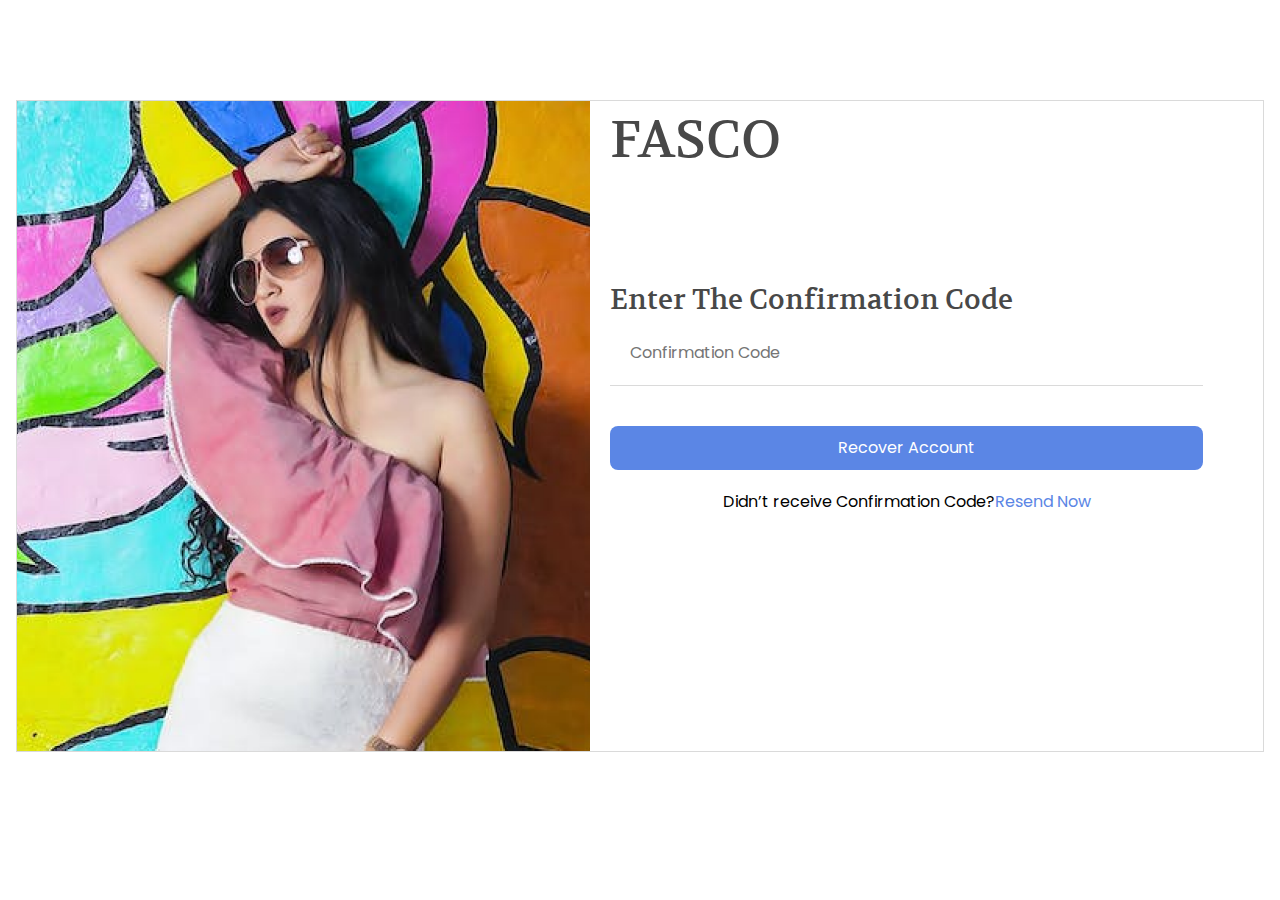
<file: confirmation.html>
<!DOCTYPE html>
<html lang="en">
  <head>
    <meta charset="UTF-8" />
    <meta name="viewport" content="width=device-width, initial-scale=1.0" />
    <title>Document</title>

    <!-- FONTS -->
    <link rel="preconnect" href="https://fonts.googleapis.com" />
    <link rel="preconnect" href="https://fonts.gstatic.com" crossorigin />
    <link
      href="https://fonts.googleapis.com/css2?family=Volkhov:wght@400;700&display=swap"
      rel="stylesheet"
    />
    <link
      href="https://fonts.googleapis.com/css2?family=Poppins:wght@400;500;600;700&display=swap"
      rel="stylesheet"
    />
    <link
      href="https://fonts.cdnfonts.com/css/digital-numbers"
      rel="stylesheet"
    />
    <link
      href="https://fonts.googleapis.com/css2?family=Jost:wght@400;500&display=swap"
      rel="stylesheet"
    />

    <!-- CSS -->
    <link rel="stylesheet" href="resources/css/style.css" />
  </head>
  <body>
    <!-- signin section -->
    <section class="authentication">
      <div class="container">
        <div class="auth-container">
          <div class="flex">
            <div class="col-2">
              <img
                src="resources/images/side_img_1.png"
                alt=""
                height="650px"
              />
            </div>
            <div class="col-2">
              <a href="#" class="uppercase ff-heading text-primary-400 brand"
                >Fasco</a
              >
              <h3 class="fs-700 ff-heading" style="margin-top: 100px">
                Enter The Confirmation Code
              </h3>

              <div class="auth-input">
                <input type="text" placeholder="Confirmation Code" />
              </div>

              <div class="auth-btns">
                <button class="btn-auth" style="margin-bottom: 20px">
                  Recover Account
                </button>
                <a href="#" class="text-neutral-900 flex justify-center"
                  >Didn’t receive Confirmation Code?
                  <span style="color: #5b86e5">Resend Now</span></a
                >
              </div>
            </div>
          </div>
        </div>
      </div>
    </section>
    <!-- End of signin section -->
    <script src="resources/js/script.js"></script>
  </body>
</html>
</file>
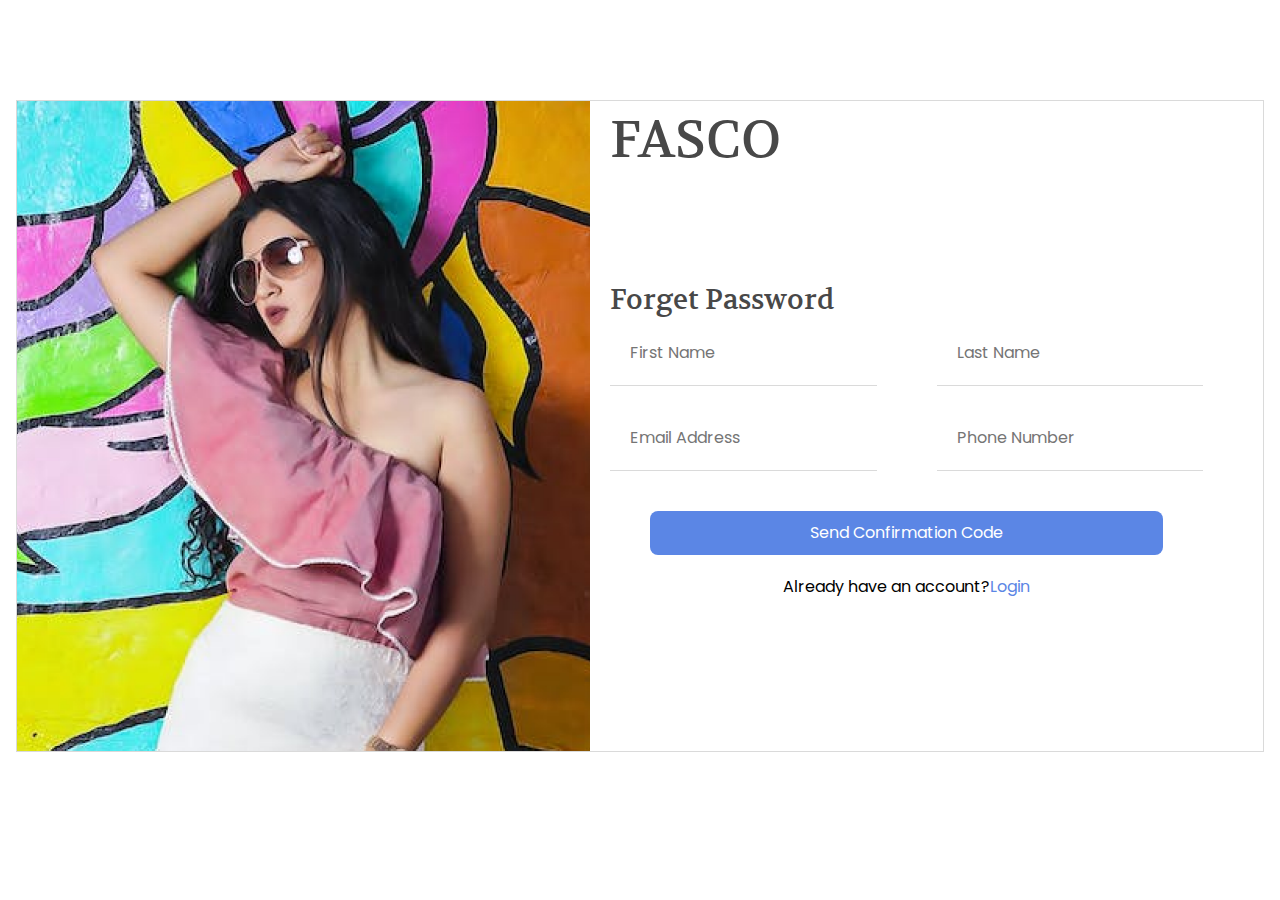
<file: forget-password.html>
<!DOCTYPE html>
<html lang="en">
  <head>
    <meta charset="UTF-8" />
    <meta name="viewport" content="width=device-width, initial-scale=1.0" />
    <title>Document</title>

    <!-- FONTS -->
    <link rel="preconnect" href="https://fonts.googleapis.com" />
    <link rel="preconnect" href="https://fonts.gstatic.com" crossorigin />
    <link
      href="https://fonts.googleapis.com/css2?family=Volkhov:wght@400;700&display=swap"
      rel="stylesheet"
    />
    <link
      href="https://fonts.googleapis.com/css2?family=Poppins:wght@400;500;600;700&display=swap"
      rel="stylesheet"
    />
    <link
      href="https://fonts.cdnfonts.com/css/digital-numbers"
      rel="stylesheet"
    />
    <link
      href="https://fonts.googleapis.com/css2?family=Jost:wght@400;500&display=swap"
      rel="stylesheet"
    />

    <!-- CSS -->
    <link rel="stylesheet" href="resources/css/style.css" />
  </head>
  <body>
    <!-- signin section -->
    <section class="authentication">
      <div class="container">
        <div class="auth-container">
          <div class="flex">
            <div class="col-2">
              <img
                src="resources/images/side_img_1.png"
                alt=""
                height="650px"
              />
            </div>
            <div class="col-2">
              <a href="#" class="uppercase ff-heading text-primary-400 brand"
                >Fasco</a
              >
              <h3 class="fs-700 ff-heading" style="margin-top: 100px">
                Forget Password
              </h3>

              <div class="auth-input">
                <div class="flex justify-between">
                  <div class="col-2">
                    <input type="text" placeholder="First Name" />
                  </div>
                  <div class="col-2">
                    <input type="text" placeholder="Last Name" />
                  </div>
                  <div class="col-2">
                    <input type="email" placeholder="Email Address" />
                  </div>
                  <div class="col-2">
                    <input type="text" placeholder="Phone Number" />
                  </div>
                </div>

                <div class="auth-btns">
                  <button class="btn-auth" style="margin-bottom: 20px">
                    Send Confirmation Code
                  </button>
                  <a href="#" class="text-neutral-900 flex justify-center"
                    >Already have an account?
                    <span style="color: #5b86e5">Login</span></a
                  >
                </div>
              </div>
            </div>
          </div>
        </div>
      </div>
    </section>
    <!-- End of signin section -->
    <script src="resources/js/script.js"></script>
  </body>
</html>
</file>
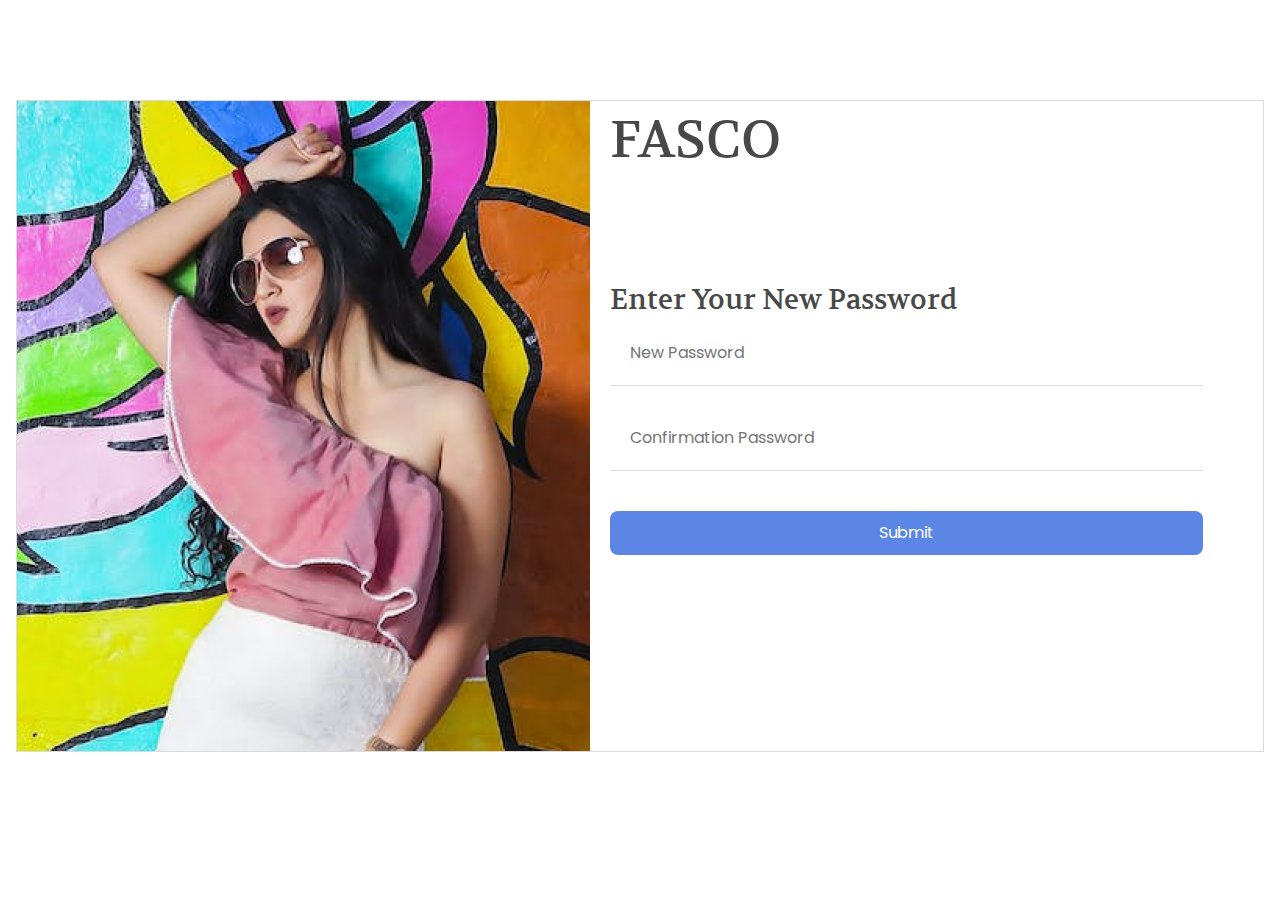
<file: new-password.html>
<!DOCTYPE html>
<html lang="en">
  <head>
    <meta charset="UTF-8" />
    <meta name="viewport" content="width=device-width, initial-scale=1.0" />
    <title>Document</title>

    <!-- FONTS -->
    <link rel="preconnect" href="https://fonts.googleapis.com" />
    <link rel="preconnect" href="https://fonts.gstatic.com" crossorigin />
    <link
      href="https://fonts.googleapis.com/css2?family=Volkhov:wght@400;700&display=swap"
      rel="stylesheet"
    />
    <link
      href="https://fonts.googleapis.com/css2?family=Poppins:wght@400;500;600;700&display=swap"
      rel="stylesheet"
    />
    <link
      href="https://fonts.cdnfonts.com/css/digital-numbers"
      rel="stylesheet"
    />
    <link
      href="https://fonts.googleapis.com/css2?family=Jost:wght@400;500&display=swap"
      rel="stylesheet"
    />

    <!-- CSS -->
    <link rel="stylesheet" href="resources/css/style.css" />
  </head>
  <body>
    <!-- signin section -->
    <section class="authentication">
      <div class="container">
        <div class="auth-container">
          <div class="flex">
            <div class="col-2">
              <img
                src="resources/images/side_img_1.png"
                alt=""
                height="650px"
              />
            </div>
            <div class="col-2">
              <a href="#" class="uppercase ff-heading text-primary-400 brand"
                >Fasco</a
              >
              <h3 class="fs-700 ff-heading" style="margin-top: 100px">
                Enter Your New Password
              </h3>

              <div class="auth-input">
                <input type="password" placeholder="New Password" />
                <input type="password" placeholder="Confirmation Password" />
              </div>

              <div class="auth-btns">
                <button class="btn-auth" style="margin-bottom: 20px">
                  Submit
                </button>
              </div>
            </div>
          </div>
        </div>
      </div>
    </section>
    <!-- End of signin section -->
    <script src="resources/js/script.js"></script>
  </body>
</html>
</file>
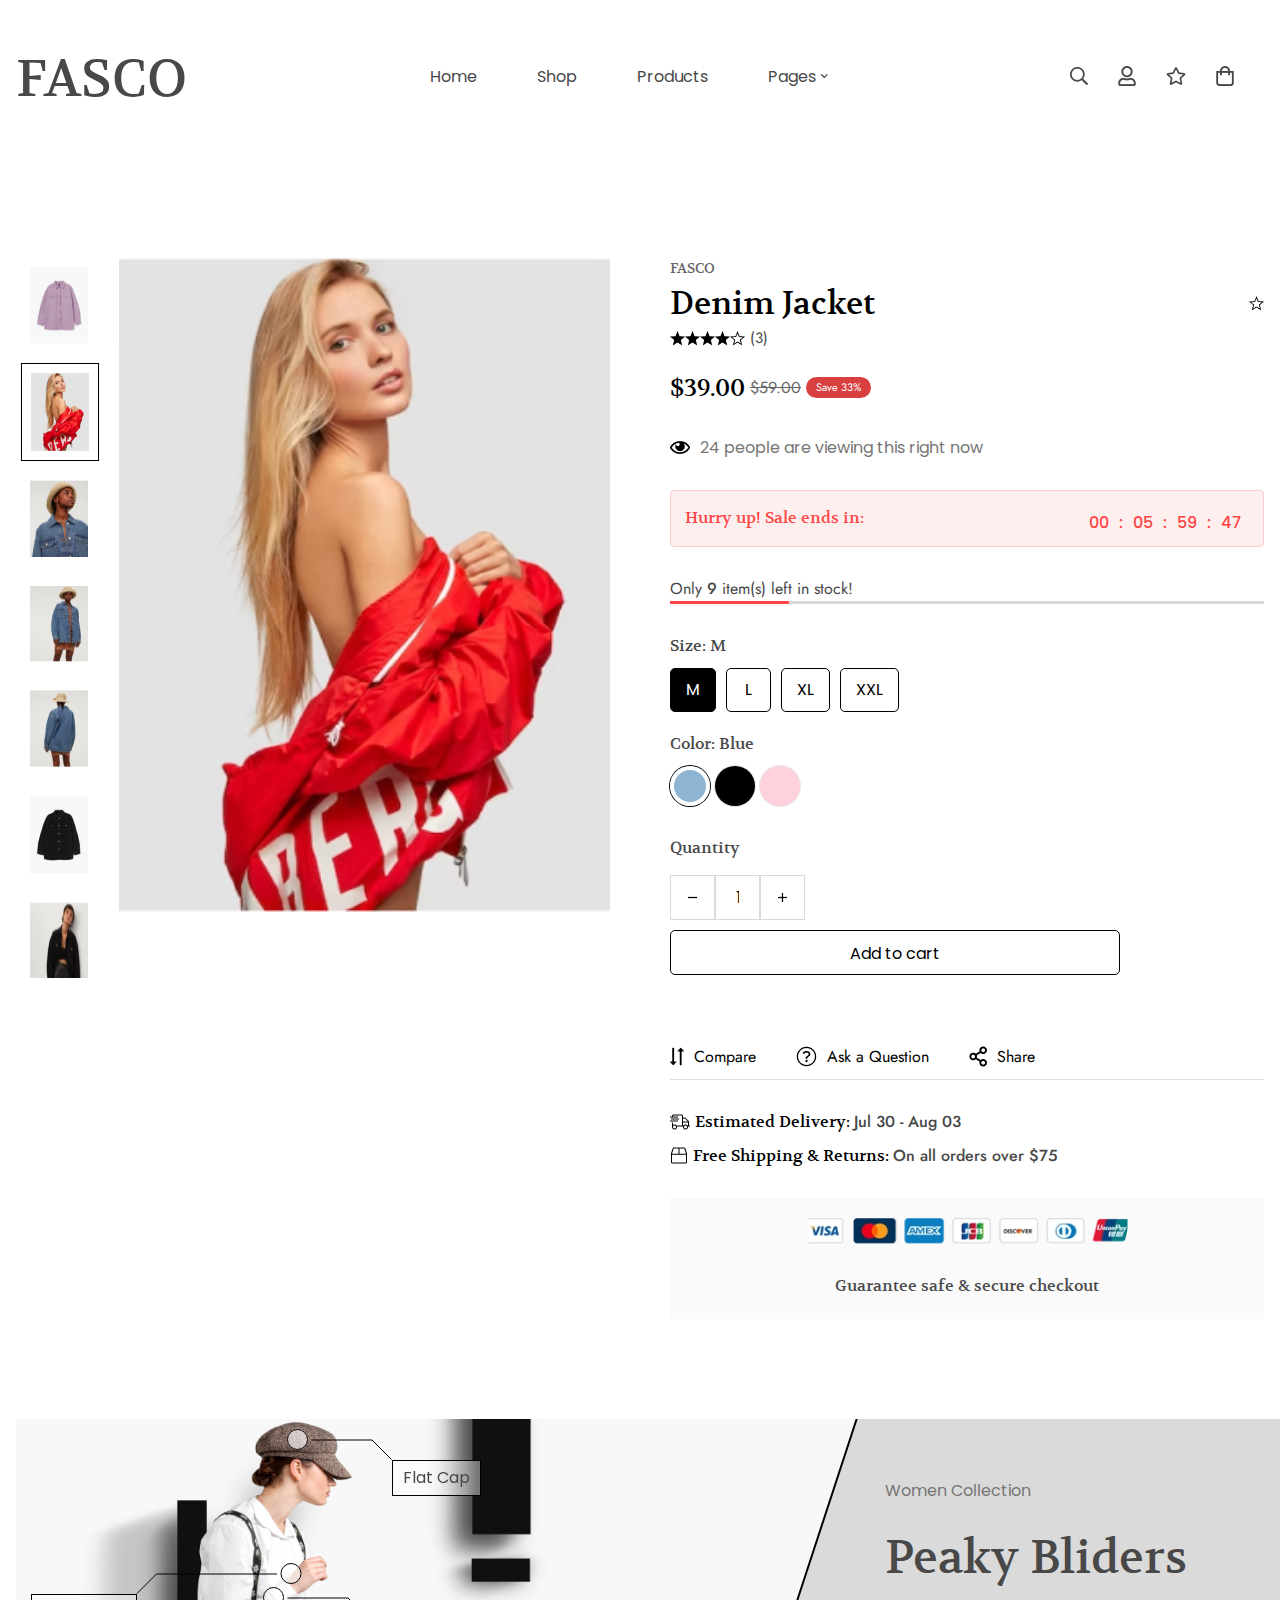
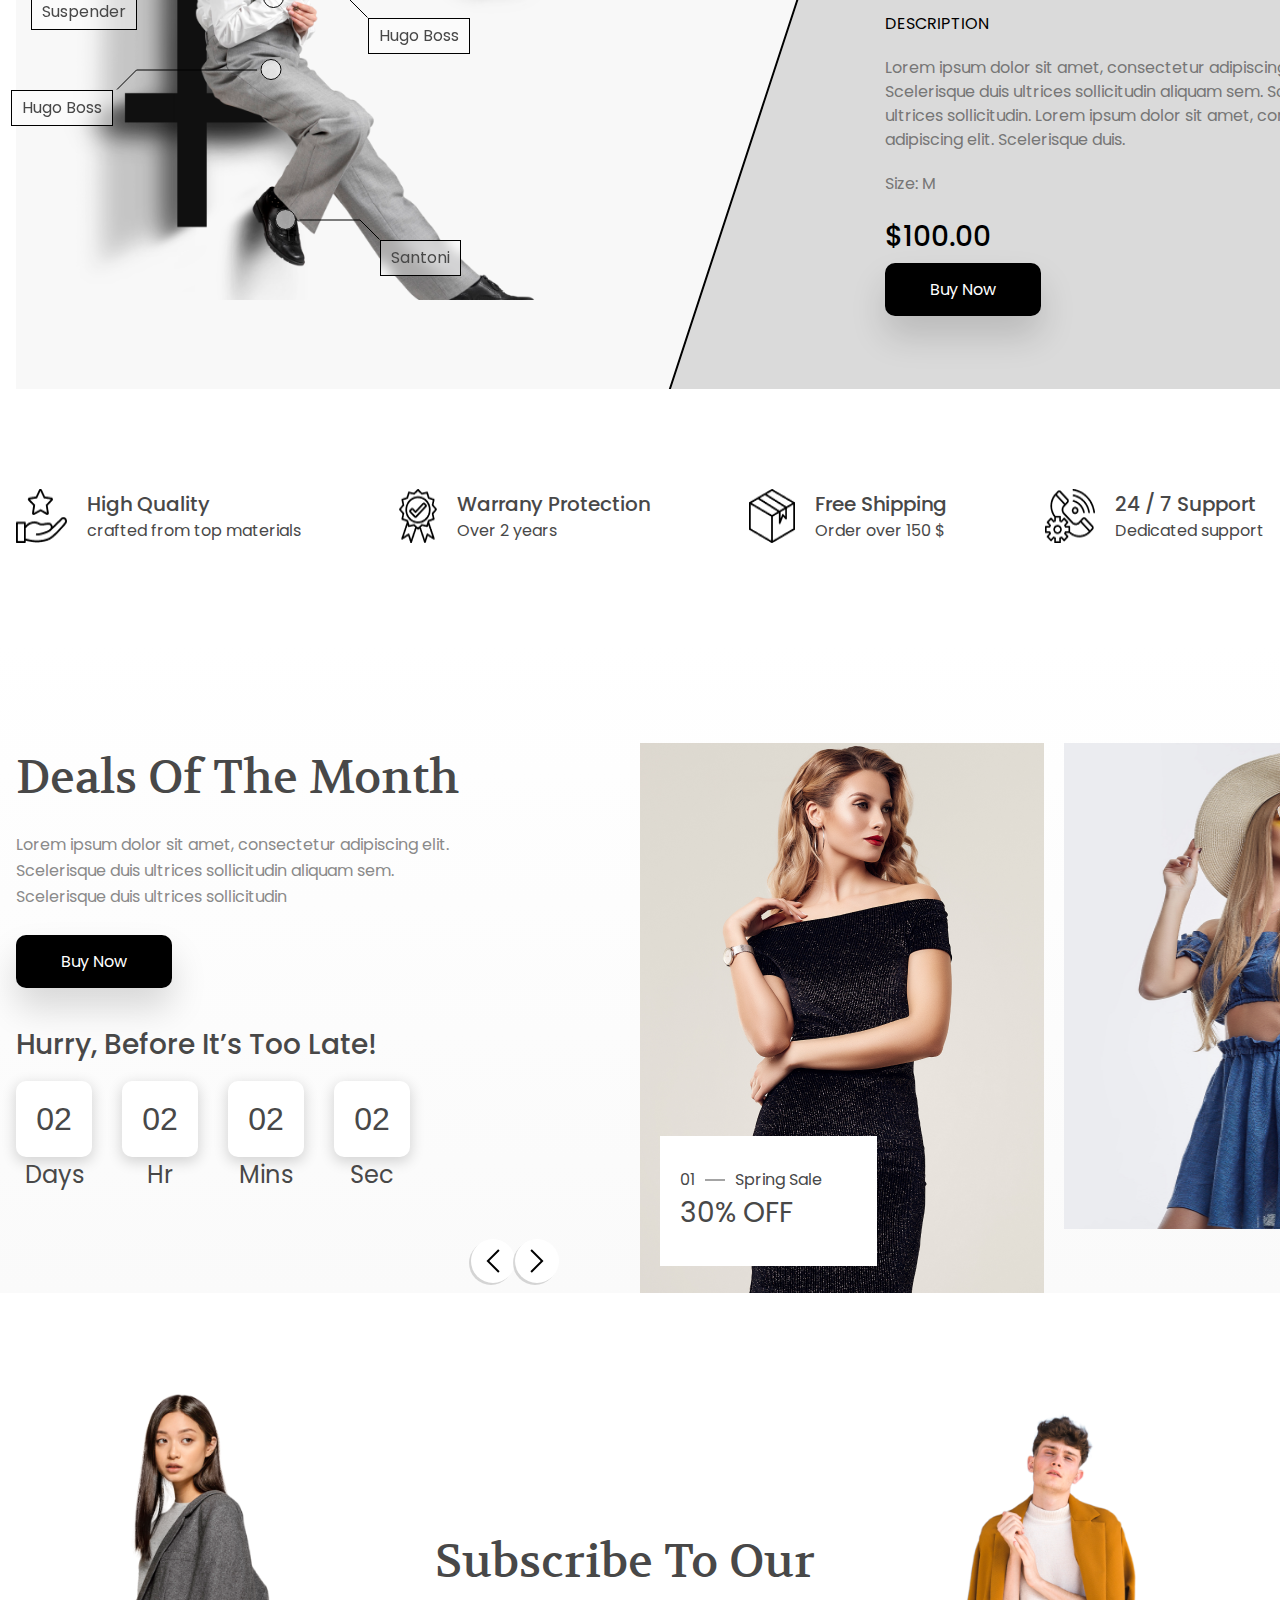
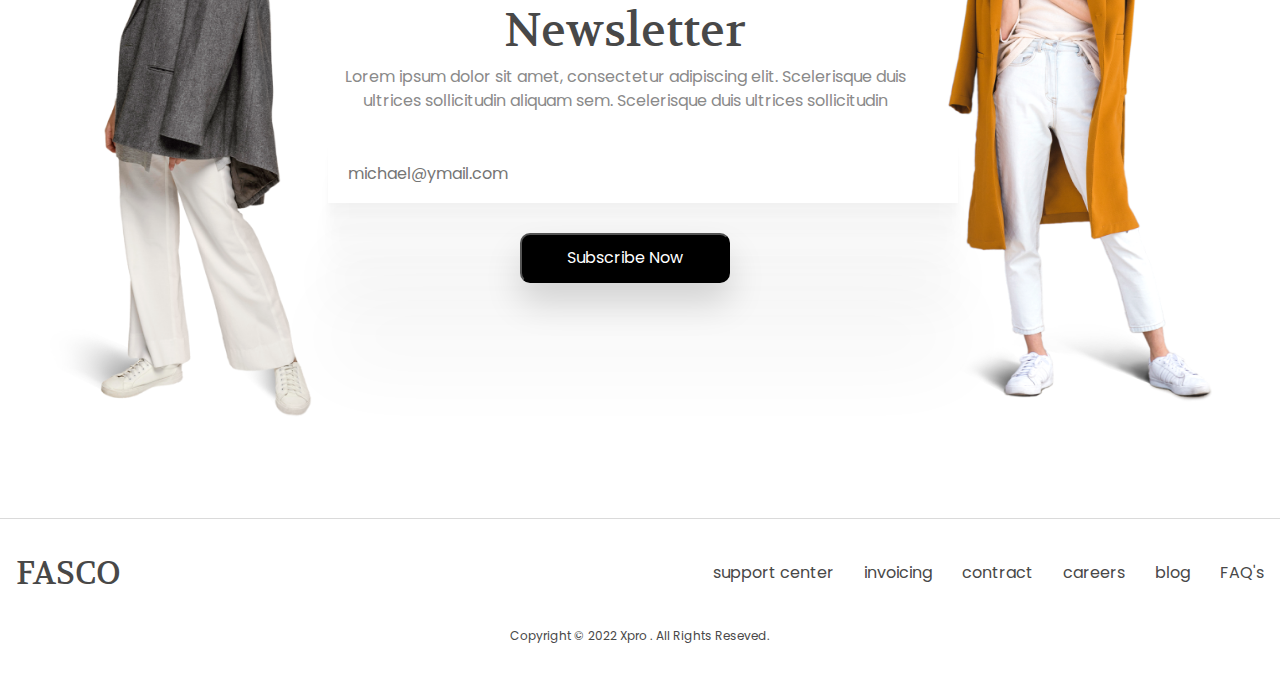
<file: product.html>
<!DOCTYPE html>
<html lang="en">
  <head>
    <meta charset="UTF-8" />
    <meta name="viewport" content="width=device-width, initial-scale=1.0" />
    <title>Document</title>

    <!-- FONTS -->
    <link rel="preconnect" href="https://fonts.googleapis.com" />
    <link rel="preconnect" href="https://fonts.gstatic.com" crossorigin />
    <link
      href="https://fonts.googleapis.com/css2?family=Volkhov:wght@400;700&display=swap"
      rel="stylesheet"
    />
    <link
      href="https://fonts.googleapis.com/css2?family=Poppins:wght@400;500;600;700&display=swap"
      rel="stylesheet"
    />
    <link
      href="https://fonts.cdnfonts.com/css/digital-numbers"
      rel="stylesheet"
    />
    <link
      href="https://fonts.googleapis.com/css2?family=Jost:wght@400;500&display=swap"
      rel="stylesheet"
    />

    <!-- CSS -->
    <link rel="stylesheet" href="resources/css/style.css" />
  </head>
  <body>
    <header>
      <div class="container">
        <nav class="flex justify-between items-center">
          <a href="#" class="uppercase ff-heading text-primary-400 brand"
            >Fasco</a
          >
          <div class="secondary-nav" id="secondary-nav">
            <ul role="list" class="nav-list">
              <li>
                <a href="" class="capitalize text-primary-400 fs-400 nav-item"
                  >home</a
                >
              </li>
              <li>
                <a href="" class="capitalize text-primary-400 fs-400 nav-item"
                  >shop</a
                >
              </li>
              <li>
                <a href="" class="capitalize text-primary-400 fs-400 nav-item"
                  >products</a
                >
              </li>
              <li>
                <a
                  href=""
                  class="capitalize text-primary-400 fs-400 flex items-center dropdown-link"
                  >pages <img src="resources/icons/arrow-bottom.png" alt="" />
                </a>
                <ul role="list" class="dropdown-list">
                  <li><a href="">Dropdown Pages</a></li>
                  <li><a href="">Dropdown Pages</a></li>
                  <li><a href="">Dropdown Pages</a></li>
                </ul>
              </li>
            </ul>
          </div>
          <div class="nav-icons">
            <ul role="list" class="flex items-center">
              <li>
                <button class="btn">
                  <img src="resources/icons/search.png" alt="" />
                </button>
              </li>
              <li>
                <button class="btn">
                  <img src="resources/icons/user.png" alt="" />
                </button>
              </li>
              <li>
                <button class="btn">
                  <img src="resources/icons/star.png" alt="" />
                </button>
              </li>
              <li>
                <button class="btn cart-btn">
                  <img src="resources/icons/cart.png" alt="" />
                </button>
              </li>
              <li>
                <button
                  class="btn mobile-toggle"
                  aria-controls="secondary-nav"
                  aria-expanded="false"
                >
                  <img src="resources/icons/menu.svg" alt="" />
                </button>
              </li>
            </ul>
          </div>
        </nav>
      </div>
    </header>

    <main>
      <!-- product section -->
      <section>
        <div class="container">
          <div class="product flex justify-between">
            <div class="col-2">
              <div class="product-images flex">
                <div class="product-main-img">
                  <img src="resources/images/product_list_6.png" alt="" />
                </div>
                <div class="product-side-images flex flex-col">
                  <div class="product-side-img">
                    <img src="resources/images/product_side_img_1.png" alt="" />
                  </div>
                  <div class="product-side-img active">
                    <img src="resources/images/product_list_6.png" alt="" />
                  </div>
                  <div class="product-side-img">
                    <img src="resources/images/product_side_img_2.png" alt="" />
                  </div>
                  <div class="product-side-img">
                    <img src="resources/images/product_side_img_3.png" alt="" />
                  </div>
                  <div class="product-side-img">
                    <img src="resources/images/product_side_img_4.png" alt="" />
                  </div>
                  <div class="product-side-img">
                    <img src="resources/images/product_side_img_5.png" alt="" />
                  </div>
                  <div class="product-side-img">
                    <img src="resources/images/product_side_img_6.png" alt="" />
                  </div>
                </div>
              </div>
            </div>
            <div class="col-2">
              <div class="product-details">
                <p class="ff-heading" style="font-size: 14px; color: #666">
                  FASCO
                </p>
                <div class="product-heading flex justify-between items-center">
                  <h3 class="ff-heading fs-800 text-neutral-900">
                    Denim Jacket
                  </h3>
                  <img src="resources/icons/start_outline.png" alt="" />
                </div>
                <div class="product-rating flex items-center">
                  <img src="resources/icons/star_black.png" alt="" /><img
                    src="resources/icons/star_black.png"
                    alt=""
                  /><img src="resources/icons/star_black.png" alt="" /><img
                    src="resources/icons/star_black.png"
                    alt=""
                  /><img src="resources/icons/start_outline.png" alt="" />
                  <span
                    class="ff-accent"
                    style="font-size: 15px; margin-left: 5px"
                    >(3)</span
                  >
                </div>
                <div class="product-price flex items-center">
                  <h3 class="ff-heading fs-600 text-neutral-900">$39.00</h3>
                  <del class="ff-accent" style="color: #666">$59.00</del>
                  <span
                    class="ff-accent product-discount text-neutral-100 fw-semo-bold"
                    >Save 33%</span
                  >
                </div>
                <div class="product-views flex items-center">
                  <img src="resources/icons/eye.png" alt="" />
                  <span class="text-accent-500"
                    >24 people are viewing this right now</span
                  >
                </div>
                <div class="product-sale flex justify-between items-center">
                  <h5 class="ff-heading text-danger">
                    Hurry up! Sale ends in:
                  </h5>
                  <div class="time-count flex text-danger fw-semi-bold">
                    <span>00</span>
                    <span>:</span>
                    <span>05</span>
                    <span>:</span>
                    <span>59</span>
                    <span>:</span>
                    <span>47</span>
                  </div>
                </div>
                <div class="products-left" style="margin-top: 30px">
                  <p class="ff-accent">
                    Only <span class="fw-semi-bold">9</span> item(s) left in
                    stock!
                  </p>
                  <div class="lines">
                    <div class="line_1 bg-700"></div>
                    <div class="line_2"></div>
                  </div>
                </div>
                <div class="product-sizes" style="margin-top: 30px">
                  <h5 class="ff-heading fw-semi-bold">Size: M</h5>
                  <div class="size-list flex">
                    <button class="btn size active">M</button>
                    <button class="btn size">L</button>
                    <button class="btn size">XL</button>
                    <button class="btn size">XXL</button>
                  </div>
                </div>
                <div class="product-colors" style="margin-top: 20px">
                  <h5 class="ff-heading fw-semi-bold">Color: Blue</h5>
                  <div class="color-list flex">
                    <button
                      class="btn color active"
                      style="background-color: #8db4d2"
                    ></button>
                    <button
                      class="btn color"
                      style="background-color: #000"
                    ></button>
                    <button
                      class="btn color"
                      style="background-color: #ffd1dc"
                    ></button>
                  </div>
                </div>
                <div class="product-quantity" style="margin-top: 30px">
                  <h5 class="ff-heading fw-semi-bold">Quantity</h5>

                  <form action="">
                    <div
                      class="product-actions flex items-center"
                      style="margin-top: 15px"
                    >
                      <div class="quantity-input flex items-center">
                        <div
                          class="quantity-items flex items-center justify-center"
                        >
                          <img src="resources/icons/sub.png" alt="" />
                        </div>
                        <div class="quantity-items">
                          <input type="text" value="1" />
                        </div>
                        <div
                          class="quantity-items flex items-center justify-center"
                        >
                          <img src="resources/icons/plus.png" alt="" />
                        </div>
                      </div>
                      <button
                        type="submit"
                        class="btn flex justify-center items-center"
                      >
                        Add to cart
                      </button>
                    </div>
                  </form>
                </div>
                <div class="actions">
                  <div class="flex items-center" style="gap: 40px">
                    <a
                      href=""
                      class="flex items-center ff-accent text-neutral-900"
                      style="gap: 10px"
                      ><img
                        src="resources/icons/compare.png"
                        alt=""
                      />Compare</a
                    >
                    <a
                      href=""
                      class="flex items-center ff-accent text-neutral-900"
                      style="gap: 10px"
                      ><img src="resources/icons/question.png" alt="" />Ask a
                      Question</a
                    >
                    <a
                      href=""
                      class="flex items-center ff-accent text-neutral-900"
                      style="gap: 10px"
                      ><img src="resources/icons/share.png" alt="" />Share</a
                    >
                  </div>
                </div>
                <div class="product-delivery">
                  <p
                    class="product-delivery-item flex items-center fw-semi-bold"
                  >
                    <img src="resources/icons/delivery.png" alt="" />
                    <span class="ff-heading text-neutral-900"
                      >Estimated Delivery:
                      <span class="ff-accent text-primary-400"
                        >Jul 30 - Aug 03</span
                      ></span
                    >
                  </p>
                  <p
                    class="product-delivery-item flex items-center fw-semi-bold"
                  >
                    <img src="resources/icons/shipping & returns.png" alt="" />
                    <span class="ff-heading text-neutral-900"
                      >Free Shipping & Returns:
                      <span class="ff-accent text-primary-400"
                        >On all orders over $75</span
                      ></span
                    >
                  </p>
                </div>
                <div
                  class="trust flex flex-col justify-center items-center bg-400"
                >
                  <img src="resources/images/trustbag.png.png" alt="" />
                  <h5 class="ff-heading">Guarantee safe & secure checkout</h5>
                </div>
              </div>
            </div>
          </div>
        </div>
      </section>
      <!-- End of product section -->

            <!-- peaky-blinders section --->
      <section class="peaky-blinders">
        <div class="flex peaky-bliders-wrapper">
          <div class="text-box col-2 bg-700">
            <span class="text-accent-500 capitalize">women collection</span>
            <h2 class="ff-heading fs-headings fw-regular capitalize">
              peaky bliders
            </h2>
            <span class="uppercase text-neutral-900">description</span>
            <p class="text-accent-500" style="width: 515px">
              Lorem ipsum dolor sit amet, consectetur adipiscing elit.
              Scelerisque duis ultrices sollicitudin aliquam sem. Scelerisque
              duis ultrices sollicitudin. Lorem ipsum dolor sit amet,
              consectetur adipiscing elit. Scelerisque duis.
            </p>
            <p class="text-accent-500">Size: <span>M</span></p>
            <h4 class="fs-700 text-neutral-900 fw-semi-bold">$100.00</h4>
            <a href="" class="capitalize button">buy now</a>
          </div>
          <div class="image-box col-2">
            <div class="image-box-image">
              <img src="resources/images/peaky_blinders.png" alt="" />

              <div class="pointer-small">
                <img src="resources/icons/point_1.svg" alt="" />
                <div class="pointer-text-box">Flat Cap</div>
              </div>
              <div class="pointer-small">
                <img src="resources/icons/point_1.svg" alt="" />
                <div class="pointer-text-box">Hugo Boss</div>
              </div>
              <div class="pointer-small">
                <img src="resources/icons/point_1.svg" alt="" />
                <div class="pointer-text-box">Santoni</div>
              </div>
              <div class="pointer-long">
                <img src="resources/icons/point_2.svg" alt="" />
                <div class="pointer-text-box">Suspender</div>
              </div>
              <div class="pointer-long">
                <img src="resources/icons/point_2.svg" alt="" />
                <div class="pointer-text-box">Hugo Boss</div>
              </div>
            </div>
          </div>
        </div>
      </section>
      <!-- End of peaky-bliders section -->

            <!-- features section -->
      <section>
        <div class="container">
          <div class="flex justify-between">
            <div class="feature flex">
              <img src="resources/icons/quality.png" alt="" />
              <div>
                <h4 class="fs-sub-headings fw-semi-bold">High Quality</h4>
                <span>crafted from top materials</span>
              </div>
            </div>
            <div class="feature flex">
              <img src="resources/icons/warranty.png" alt="" />
              <div>
                <h4 class="fs-sub-headings fw-semi-bold">Warrany Protection</h4>
                <span>Over 2 years</span>
              </div>
            </div>
            <div class="feature flex">
              <img src="resources/icons/shipping.png" alt="" />
              <div>
                <h4 class="fs-sub-headings fw-semi-bold">Free Shipping</h4>
                <span>Order over 150 $</span>
              </div>
            </div>
            <div class="feature flex">
              <img src="resources/icons/call.png" alt="" />
              <div>
                <h4 class="fs-sub-headings fw-semi-bold">24 / 7 Support</h4>
                <span>Dedicated support</span>
              </div>
            </div>
          </div>
        </div>
      </section>
      <!-- End of features section -->

            <!-- Deal of month section -->
      <section class="deal" id="deals">
        <div class="container">
          <div class="deal-box">
            <div class="time-countdown">
              <h2 class="ff-heading fs-headings fw-regular capitalize">
                Deals Of The Month
              </h2>
              <p
                class="text-accent-400"
                style="line-height: 26px; margin-bottom: 40px; margin-top: 20px"
              >
                Lorem ipsum dolor sit amet, consectetur adipiscing elit.
                Scelerisque duis ultrices sollicitudin aliquam sem. Scelerisque
                duis ultrices sollicitudin
              </p>
              <a href="" class="button">Buy Now</a>

              <div class="timer">
                <h3 class="fs-700 fw-semi-bold">
                  Hurry, Before It’s Too Late!
                </h3>
                <div class="time-counter flex">
                  <div class="time-counter-item text-center">
                    <div
                      class="box ff-digital fs-800 flex items-center justify-center days"
                    >
                      02
                    </div>
                    <span class="fs-600">Days</span>
                  </div>
                  <div class="time-counter-item text-center">
                    <div
                      class="box ff-digital fs-800 flex items-center justify-center hours"
                    >
                      02
                    </div>
                    <span class="fs-600">Hr</span>
                  </div>
                  <div class="time-counter-item text-center">
                    <div
                      class="box ff-digital fs-800 flex items-center justify-center mins"
                    >
                      02
                    </div>
                    <span class="fs-600">Mins</span>
                  </div>
                  <div class="time-counter-item text-center">
                    <div
                      class="box ff-digital fs-800 flex items-center justify-center secs"
                    >
                      02
                    </div>
                    <span class="fs-600">Sec</span>
                  </div>
                </div>
              </div>
            </div>

            <div class="slide" id="slide">
              <div class="item" id="item">
                <div class="item-content">
                  <img src="resources/images/carousel_1.png" alt="" />
                  <div class="content flex flex-col justify-center">
                    <p class="flex items-center" style="gap: 10px">
                      <span>01</span>
                      <img
                        src="resources/icons/line.png"
                        alt=""
                        style="width: 20px; height: 2px"
                      />
                      <span>Spring Sale</span>
                    </p>
                    <h5 class="fs-700">30% OFF</h5>
                  </div>
                </div>
              </div>
              <div class="item" id="item">
                <div class="item-content">
                  <img src="resources/images/carousel_2.png" alt="" />
                  <div class="content flex flex-col justify-center">
                    <p class="flex items-center" style="gap: 10px">
                      <span>01</span>
                      <img
                        src="resources/icons/line.png"
                        alt=""
                        style="width: 20px; height: 2px"
                      />
                      <span>Spring Sale</span>
                    </p>
                    <h5 class="fs-700">30% OFF</h5>
                  </div>
                </div>
              </div>
              <div class="item" id="item">
                <div class="item-content">
                  <img src="resources/images/carousel_3.png" alt="" />
                  <div class="content flex flex-col justify-center">
                    <p class="flex items-center" style="gap: 10px">
                      <span>01</span>
                      <img
                        src="resources/icons/line.png"
                        alt=""
                        style="width: 20px; height: 2px"
                      />
                      <span>Spring Sale</span>
                    </p>
                    <h5 class="fs-700">30% OFF</h5>
                  </div>
                </div>
              </div>
            </div>

            <div class="slide-btn flex justify-center">
              <button class="slider-btn" id="nextBtn">
                <img
                  src="resources/icons/next.svg"
                  alt=""
                  style="transform: rotate(180deg)"
                />
              </button>
              <button class="slider-btn" id="prevBtn">
                <img src="resources/icons/next.svg" alt="" />
              </button>
            </div>
          </div>
        </div>
      </section>
      <!-- End of Deal of month section -->

            <!-- newsletter section -->
      <section>
        <div class="container">
          <div class="newsletter-wrapper flex items-center">
            <div class="col-4">
              <img src="resources/images/newsletter_1.png" alt="" />
            </div>
            <div class="text-center col-2">
              <h2 class="ff-heading fs-headings fw-regular capitalize">
                Subscribe To Our Newsletter
              </h2>
              <p class="text-accent-400">
                Lorem ipsum dolor sit amet, consectetur adipiscing elit.
                Scelerisque duis ultrices sollicitudin aliquam sem. Scelerisque
                duis ultrices sollicitudin
              </p>
              <input
                type="email"
                class="sub-email"
                placeholder="michael@ymail.com"
              />
              <button type="submit" class="capitalize button">
                subscribe now
              </button>
            </div>
            <div class="col-4">
              <img src="resources/images/newsletter_2.png" alt="" />
            </div>
          </div>
        </div>
      </section>
      <!-- end of newsletter section -->
    </main>

        <!-- Footer -->
    <footer>
      <div class="container">
        <div class="primary-footer flex justify-between items-center">
          <a href="" class="ff-heading fs-800 uppercase text-primary-400"
            >fasco</a
          >
          <ul class="footer-list flex" role="list">
            <li><a href="" class="text-primary-400">support center</a></li>
            <li><a href="" class="text-primary-400">invoicing</a></li>
            <li><a href="" class="text-primary-400">contract</a></li>
            <li><a href="" class="text-primary-400">careers</a></li>
            <li><a href="" class="text-primary-400">blog</a></li>
            <li><a href="" class="text-primary-400">FAQ's</a></li>
          </ul>
        </div>
        <p class="fs-300 text-center">
          Copyright © 2022 Xpro . All Rights Reseved.
        </p>
      </div>
    </footer>
    <!-- End of footer -->

    <!-- sidebars -->
    <div class="cart-sidebar-wrapper">
      <div class="cart-sidebar">
        <button class="btn close-btn">
          <img src="resources/icons/close.png" alt="" class="close-icon" />
        </button>
        <h2 class="ff-heading fs-headings">Shopping Cart</h2>
        <p>
          Buy <span class="text-neutral-900 fw-semi-bold">$122.35</span> more
          and get
          <span class="text-neutral-900 fw-semi-bold">free shipping</span>
        </p>

        <div class="cart-sidebar-items">
          <div class="cart-sidebar-item flex">
            <div class="item-image">
              <img src="resources/images/product_list_6.png" alt="" />
            </div>
            <div class="cart-sidebar-item-details">
              <h5 class="ff-heading fs-550">Denim Jacket</h5>
              <p class="text-accent-400">Color : Red</p>
              <p class="text-neutral-900 fs-550">$14.80</p>

              <form action="">
                <div class="cart-sidebar-quantity">
                  <button class="btn increment">
                    <img src="resources/icons/plus.png" alt="" />
                  </button>
                  <input type="text" value="01" />
                  <button class="btn decrement">
                    <img src="resources/icons/sub.png" alt="" />
                  </button>
                </div>
              
            </div>
          </div>    
        </div>
        
        <div class="cart-sidebar-footer">
          <div class="additional">
            <label for="" class="fs-550 flex items-center">
              <input type="checkbox">
              For $10.00 please wrap the product
            </label>
          </div>

          <div class="sub-total flex justify-between">
            <h5 class="ff-heading fs-550">Subtotal</h5>
            <h5 class="ff-heading fs-550">$100.00</h5>
          </div>

          <a href="checkout.html" class="button flex justify-center" style="width: 100%;">Check out</a>
          <a href="cart.html" class="cart-link fs-550 text-neutral-900 flex justify-center ff-heading">View cart</a>
        </div>

          </form>
      </div>
    </div>
    <!-- end of sidebars-->

    <script src="resources/js/script.js"></script>
    <script>
      cartSidebar();
      slider();
      secondaryNavFunc();
      setInterval(countdown, 1000);
    </script>
  </body>
</html>
</file>
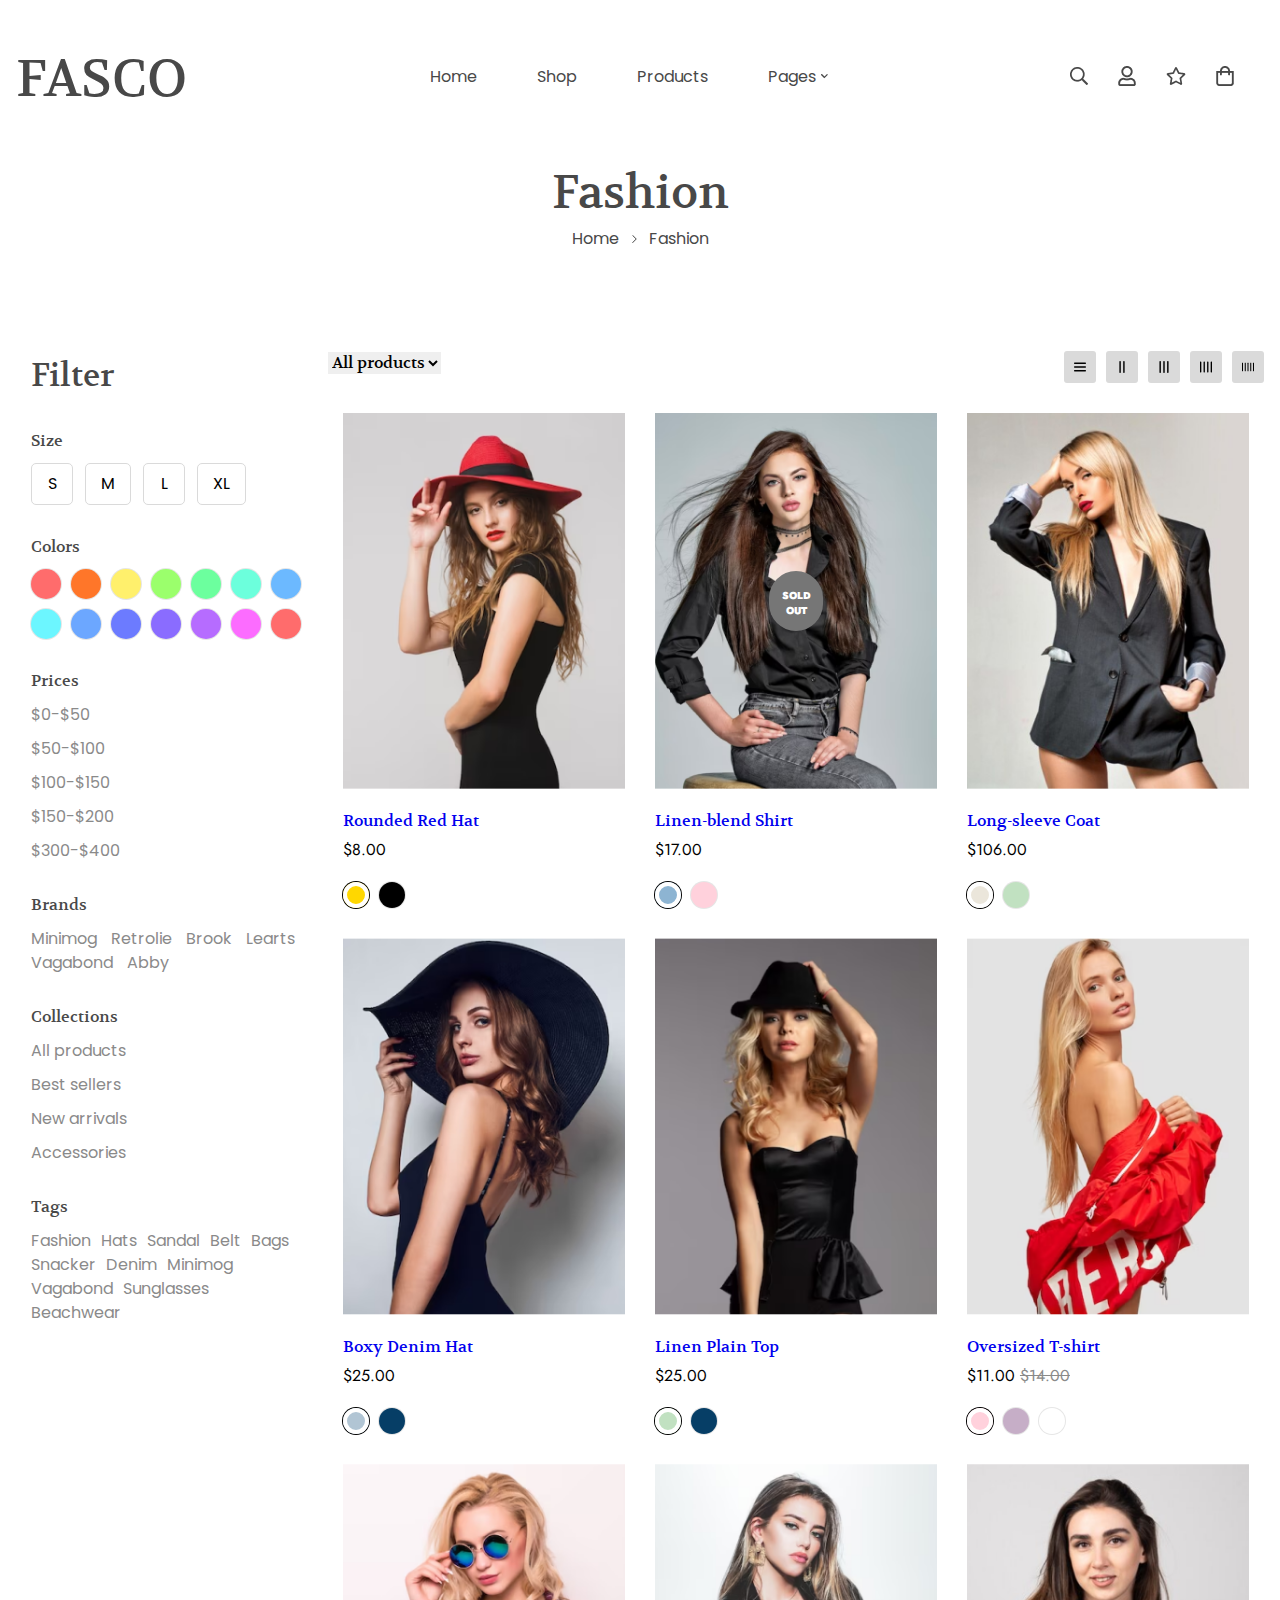
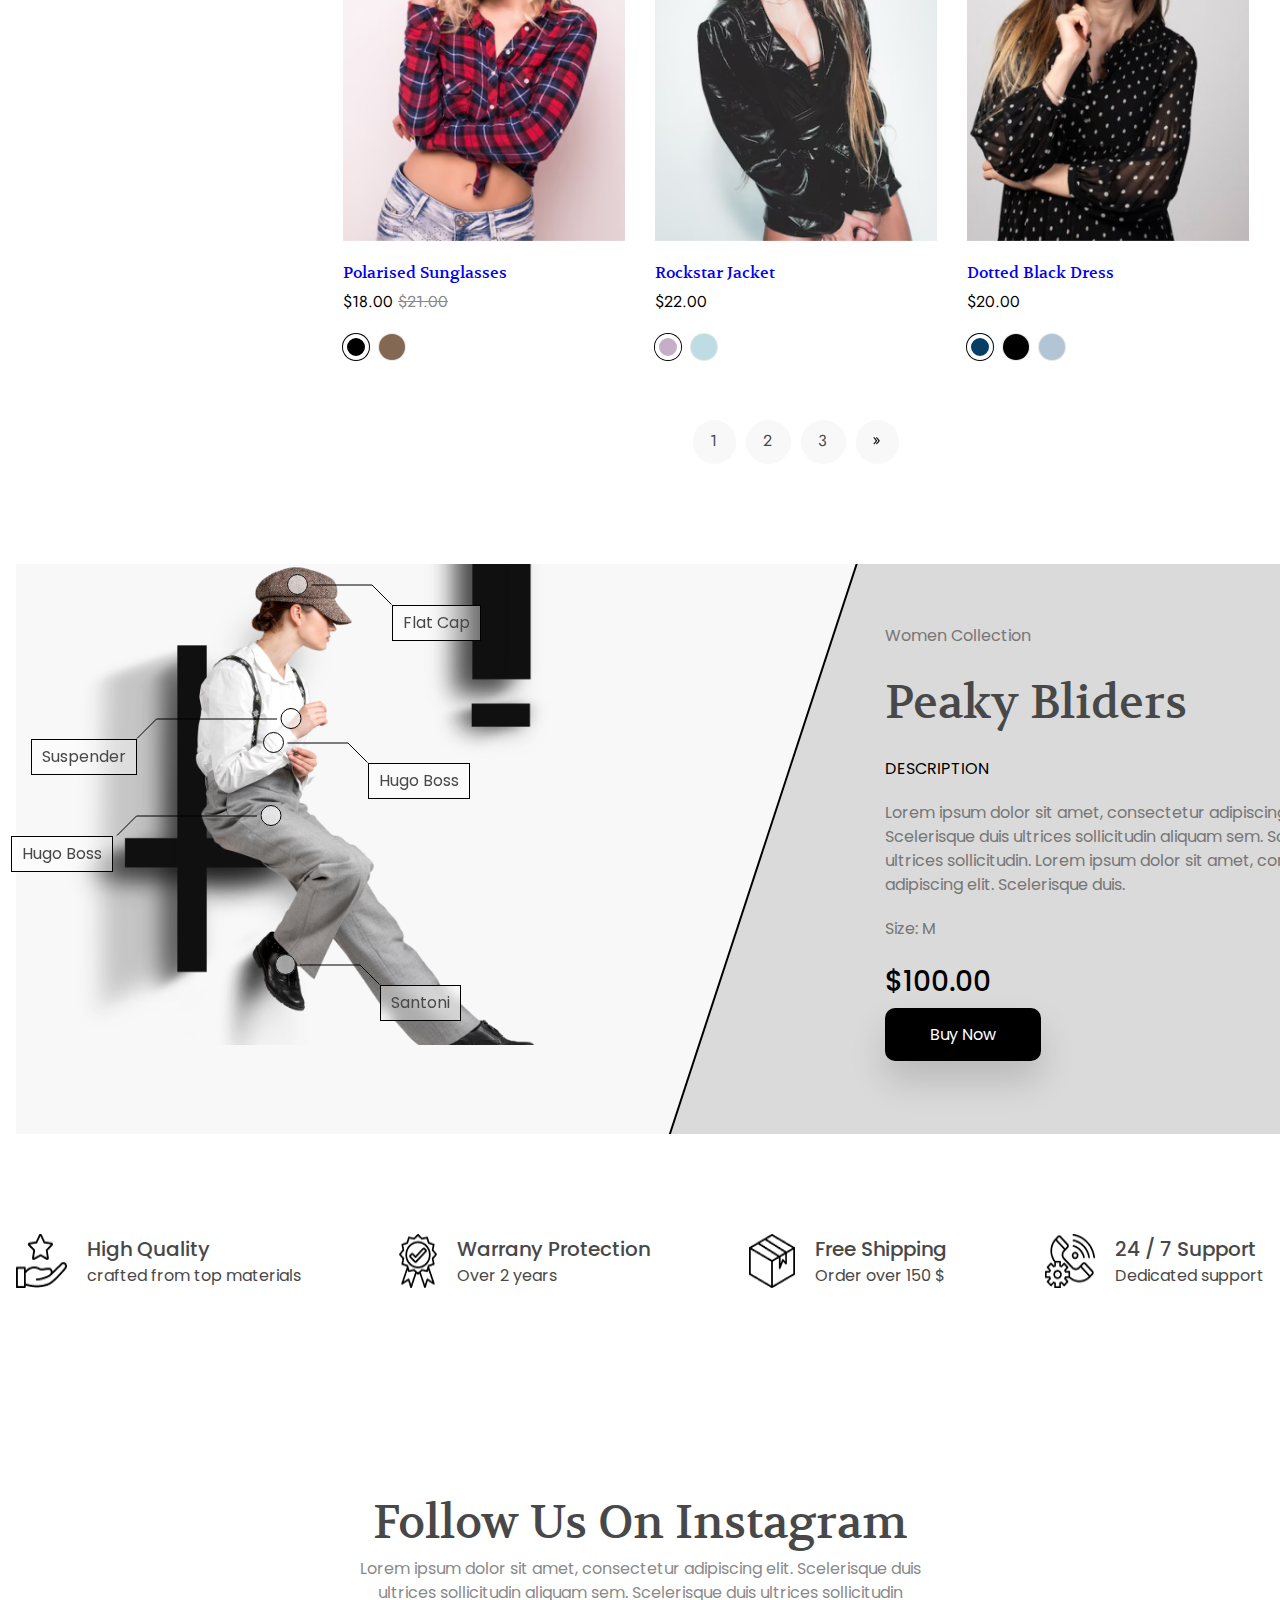
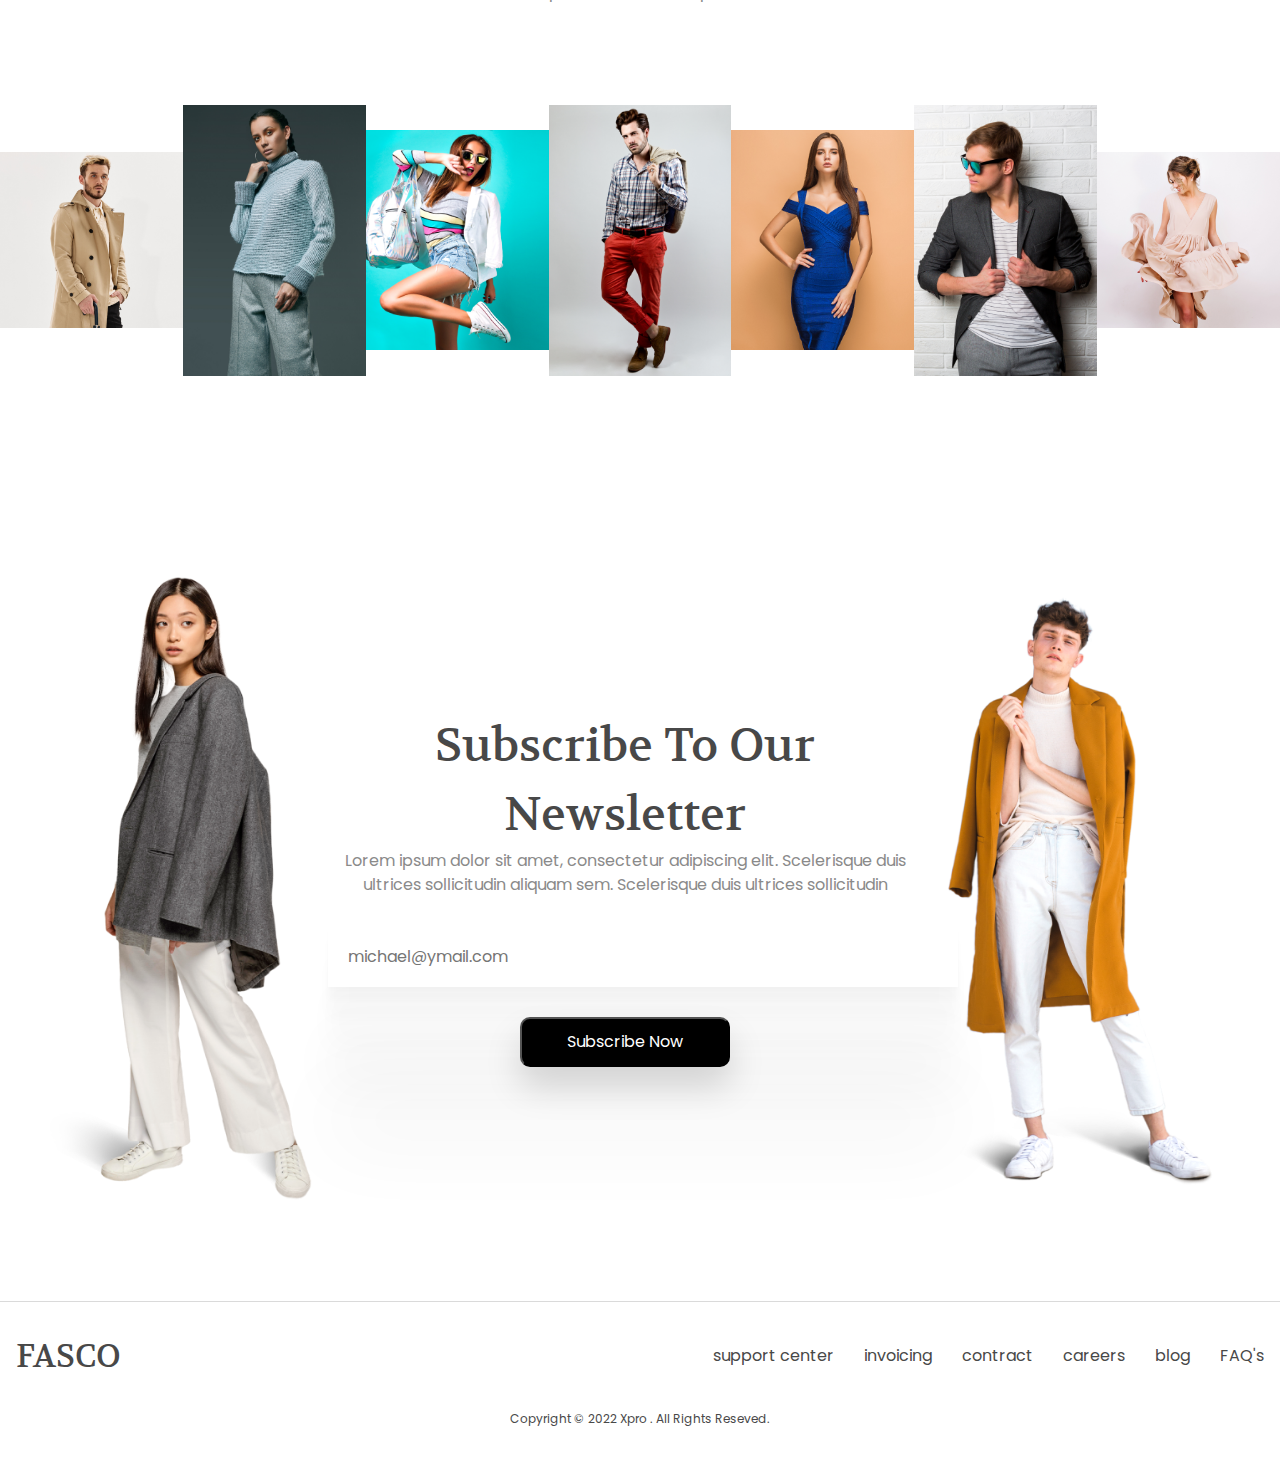
<file: shop.html>
<!DOCTYPE html>
<html lang="en">
  <head>
    <meta charset="UTF-8" />
    <meta name="viewport" content="width=device-width, initial-scale=1.0" />
    <title>Document</title>

    <!-- FONTS -->
    <link rel="preconnect" href="https://fonts.googleapis.com" />
    <link rel="preconnect" href="https://fonts.gstatic.com" crossorigin />
    <link
      href="https://fonts.googleapis.com/css2?family=Volkhov:wght@400;700&display=swap"
      rel="stylesheet"
    />
    <link
      href="https://fonts.googleapis.com/css2?family=Poppins:wght@400;500;600;700&display=swap"
      rel="stylesheet"
    />
    <link
      href="https://fonts.cdnfonts.com/css/digital-numbers"
      rel="stylesheet"
    />
    <link
      href="https://fonts.googleapis.com/css2?family=Jost:wght@400;500&display=swap"
      rel="stylesheet"
    />

    <!-- CSS -->
    <link rel="stylesheet" href="resources/css/style.css" />
  </head>
  <body>
    <header>
      <div class="container">
        <nav class="flex justify-between items-center">
          <a href="#" class="uppercase ff-heading text-primary-400 brand"
            >Fasco</a
          >
          <div class="secondary-nav" id="secondary-nav">
            <ul role="list" class="nav-list">
              <li>
                <a href="/" class="capitalize text-primary-400 fs-400 nav-item"
                  >home</a
                >
              </li>
              <li>
                <a href="" class="capitalize text-primary-400 fs-400 nav-item"
                  >shop</a
                >
              </li>
              <li>
                <a href="" class="capitalize text-primary-400 fs-400 nav-item"
                  >products</a
                >
              </li>
              <li>
                <a
                  href=""
                  class="capitalize text-primary-400 fs-400 flex items-center dropdown-link"
                  >pages <img src="resources/icons/arrow-bottom.png" alt="" />
                </a>
                <ul role="list" class="dropdown-list">
                  <li><a href="">Dropdown Pages</a></li>
                  <li><a href="">Dropdown Pages</a></li>
                  <li><a href="">Dropdown Pages</a></li>
                </ul>
              </li>
            </ul>
          </div>
          <div class="nav-icons">
            <ul role="list" class="flex items-center">
              <li>
                <button class="btn">
                  <img src="resources/icons/search.png" alt="" />
                </button>
              </li>
              <li>
                <button class="btn">
                  <img src="resources/icons/user.png" alt="" />
                </button>
              </li>
              <li>
                <button class="btn">
                  <img src="resources/icons/star.png" alt="" />
                </button>
              </li>
              <li>
                <button class="btn cart-btn">
                  <img src="resources/icons/cart.png" alt="" />
                </button>
              </li>
              <li>
                <button
                  class="btn mobile-toggle"
                  aria-controls="secondary-nav"
                  aria-expanded="false"
                >
                  <img src="resources/icons/menu.svg" alt="" />
                </button>
              </li>
            </ul>
          </div>
        </nav>

        <h2 class="fs-headings ff-heading text-center">Fashion</h2>
        <p class="flex items-center justify-center hero-p">
          Home <img src="resources/icons/arrow-right.png" alt="" /> Fashion
        </p>
      </div>
    </header>

    <main>
      <!-- Product list -->
      <section>
        <div class="container">
          <div class="flex">
            <div class="sidebar-filter col-4">
              <h4 class="ff-heading fs-800">Filter</h4>

              <div class="sizes sidebar-item">
                <h5 class="ff-heading">Size</h5>
                <div class="size-list flex">
                  <div class="size-item flex justify-center items-center">
                    <button>S</button>
                  </div>
                  <div class="size-item flex justify-center items-center">
                    <button>M</button>
                  </div>
                  <div class="size-item flex justify-center items-center">
                    <button>L</button>
                  </div>
                  <div class="size-item flex justify-center items-center">
                    <button>XL</button>
                  </div>
                </div>
              </div>

              <div class="colors sidebar-item">
                <h5 class="ff-heading">Colors</h5>
                <div class="color-list flex">
                  <button
                    class="color-btn btn"
                    style="background: #ff6c6c"
                  ></button>
                  <button
                    class="color-btn btn"
                    style="background: #ff7629"
                  ></button>
                  <button
                    class="color-btn btn"
                    style="background: #fff06c"
                  ></button>
                  <button
                    class="color-btn btn"
                    style="background: #9bff6c"
                  ></button>
                  <button
                    class="color-btn btn"
                    style="background: #6cff9e"
                  ></button>
                  <button
                    class="color-btn btn"
                    style="background: #6cffdc"
                  ></button>
                  <button
                    class="color-btn btn"
                    style="background: #6cb9ff"
                  ></button>
                  <button
                    class="color-btn btn"
                    style="background: #6cf6ff"
                  ></button>
                  <button
                    class="color-btn btn"
                    style="background: #6ca7ff"
                  ></button>
                  <button
                    class="color-btn btn"
                    style="background: #6c7bff"
                  ></button>
                  <button
                    class="color-btn btn"
                    style="background: #8a6cff"
                  ></button>
                  <button
                    class="color-btn btn"
                    style="background: #b66cff"
                  ></button>
                  <button
                    class="color-btn btn"
                    style="background: #fc6cff"
                  ></button>
                  <button
                    class="color-btn btn"
                    style="background: #ff6c6c"
                  ></button>
                </div>
              </div>

              <div class="prices sidebar-item">
                <h5 class="ff-heading">Prices</h5>

                <div class="price-list flex flex-col">
                  <button class="btn text-accent-400">$0-$50</button>
                  <button class="btn text-accent-400">$50-$100</button>
                  <button class="btn text-accent-400">$100-$150</button>
                  <button class="btn text-accent-400">$150-$200</button>
                  <button class="btn text-accent-400">$300-$400</button>
                </div>
              </div>

              <div class="brands sidebar-item">
                <h5 class="ff-heading">Brands</h5>

                <div class="brand-list">
                  <button class="btn text-accent-400">Minimog</button>
                  <button class="btn text-accent-400">Retrolie</button>
                  <button class="btn text-accent-400">Brook</button>
                  <button class="btn text-accent-400">Learts</button>
                  <button class="btn text-accent-400">Vagabond</button>
                  <button class="btn text-accent-400">Abby</button>
                </div>
              </div>

              <div class="collections sidebar-item">
                <h5 class="ff-heading">Collections</h5>

                <div class="collection-list flex flex-col">
                  <button class="btn text-accent-400">All products</button>
                  <button class="btn text-accent-400">Best sellers</button>
                  <button class="btn text-accent-400">New arrivals</button>
                  <button class="btn text-accent-400">Accessories</button>
                </div>
              </div>

              <div class="tags sidebar-item">
                <h5 class="ff-heading">Tags</h5>

                <div class="tag-list flex">
                  <button class="btn text-accent-400">Fashion</button>
                  <button class="btn text-accent-400">Hats</button>
                  <button class="btn text-accent-400">Sandal</button>
                  <button class="btn text-accent-400">Belt</button>
                  <button class="btn text-accent-400">Bags</button>
                  <button class="btn text-accent-400">Snacker</button>
                  <button class="btn text-accent-400">Denim</button>
                  <button class="btn text-accent-400">Minimog</button>
                  <button class="btn text-accent-400">Vagabond</button>
                  <button class="btn text-accent-400">Sunglasses</button>
                  <button class="btn text-accent-400">Beachwear</button>
                </div>
              </div>
            </div>
            <div class="col-75">
              <div class="product-list-header flex justify-between">
                <form action="">
                  <select name="" id="" class="ff-heading">
                    <option value="" class="ff-heading">All products</option>
                    <option value="">Best selling</option>
                  </select>
                </form>
                <div class="grids flex">
                  <button class="btn grid-item">
                    <img src="resources/icons/grid_1.svg" alt="" />
                  </button>
                  <button class="btn grid-item">
                    <img src="resources/icons/grid_2.svg" alt="" />
                  </button>
                  <button class="btn grid-item">
                    <img src="resources/icons/grid_3.svg" alt="" />
                  </button>
                  <button class="btn grid-item">
                    <img src="resources/icons/grid_4.svg" alt="" />
                  </button>
                  <button class="btn grid-item">
                    <img src="resources/icons/grid_5.svg" alt="" />
                  </button>
                </div>
              </div>
              <div class="product-list flex">
                <div class="col-3">
                  <a href="product.html">
                    <div class="product-card">
                      <div class="product-img">
                        <img src="resources/images/product_list_1.png" alt="" />
                      </div>
                      <h5 class="ff-heading">Rounded Red Hat</h5>
                      <p class="ff-accent text-neutral-900">$8.00</p>

                      <div class="colors flex">
                        <button
                          class="btn color-btn active"
                          style="background-color: #ffd700"
                        ></button>
                        <button
                          class="btn color-btn"
                          style="background-color: #000"
                        ></button>
                      </div>
                    </div>
                  </a>
                </div>
                <div class="col-3">
                  <a href="product.html">
                    <div class="product-card">
                      <div class="product-img">
                        <img src="resources/images/product_list_2.png" alt="" />

                        <div
                          class="sold-out flex justify-center items-center ff-accent text-neutral-100 text-center"
                        >
                          SOLD<br />OUT
                        </div>
                      </div>
                      <h5 class="ff-heading">Linen-blend Shirt</h5>
                      <p class="ff-accent text-neutral-900">$17.00</p>

                      <div class="colors flex">
                        <button
                          class="btn color-btn active"
                          style="background-color: #8db4d2"
                        ></button>
                        <button
                          class="btn color-btn"
                          style="background-color: #ffd1dc"
                        ></button>
                      </div>
                    </div>
                  </a>
                </div>
                <div class="col-3">
                  <a href="product.html">
                    <div class="product-card">
                      <div class="product-img">
                        <img src="resources/images/product_list_3.png" alt="" />
                      </div>
                      <h5 class="ff-heading">Long-sleeve Coat</h5>
                      <p class="ff-accent text-neutral-900">$106.00</p>

                      <div class="colors flex">
                        <button
                          class="btn color-btn active"
                          style="background-color: #ebe6db"
                        ></button>
                        <button
                          class="btn color-btn"
                          style="background-color: #c1e1c1"
                        ></button>
                      </div>
                    </div>
                  </a>
                </div>
                <div class="col-3">
                  <a href="product.html">
                    <div class="product-card">
                      <div class="product-img">
                        <img src="resources/images/product_list_4.png" alt="" />
                      </div>
                      <h5 class="ff-heading">Boxy Denim Hat</h5>
                      <p class="ff-accent text-neutral-900">$25.00</p>

                      <div class="colors flex">
                        <button
                          class="btn color-btn active"
                          style="background-color: #b1c5d4"
                        ></button>
                        <button
                          class="btn color-btn"
                          style="background-color: #063e66"
                        ></button>
                      </div>
                    </div>
                  </a>
                </div>
                <div class="col-3">
                  <a href="product.html">
                    <div class="product-card">
                      <div class="product-img">
                        <img src="resources/images/product_list_5.png" alt="" />
                      </div>
                      <h5 class="ff-heading">Linen Plain Top</h5>
                      <p class="ff-accent text-neutral-900">$25.00</p>

                      <div class="colors flex">
                        <button
                          class="btn color-btn active"
                          style="background-color: #c1e1c1"
                        ></button>
                        <button
                          class="btn color-btn"
                          style="background-color: #063e66"
                        ></button>
                      </div>
                    </div>
                  </a>
                </div>
                <div class="col-3">
                  <a href="product.html">
                    <div class="product-card">
                      <div class="product-img">
                        <img src="resources/images/product_list_6.png" alt="" />
                      </div>
                      <h5 class="ff-heading">Oversized T-shirt</h5>
                      <p class="ff-accent text-neutral-900">
                        $11.00 <del class="text-accent-400">$14.00</del>
                      </p>

                      <div class="colors flex">
                        <button
                          class="btn color-btn active"
                          style="background-color: #ffd1dc"
                        ></button>
                        <button
                          class="btn color-btn"
                          style="background-color: #c6aec7"
                        ></button>
                        <button
                          class="btn color-btn"
                          style="background-color: rgba(255, 255, 255, 0)"
                        ></button>
                      </div>
                    </div>
                  </a>
                </div>
                <div class="col-3">
                  <a href="product.html">
                    <div class="product-card">
                      <div class="product-img">
                        <img src="resources/images/product_list_7.png" alt="" />
                      </div>
                      <h5 class="ff-heading">Polarised Sunglasses</h5>
                      <p class="ff-accent text-neutral-900">
                        $18.00 <del class="text-accent-400">$21.00</del>
                      </p>

                      <div class="colors flex">
                        <button
                          class="btn color-btn active"
                          style="background-color: #000"
                        ></button>
                        <button
                          class="btn color-btn"
                          style="background-color: #836953"
                        ></button>
                      </div>
                    </div>
                  </a>
                </div>
                <div class="col-3">
                  <a href="product.html">
                    <div class="product-card">
                      <div class="product-img">
                        <img src="resources/images/product_list_8.png" alt="" />
                      </div>
                      <h5 class="ff-heading">Rockstar Jacket</h5>
                      <p class="ff-accent text-neutral-900">$22.00</p>

                      <div class="colors flex">
                        <button
                          class="btn color-btn active"
                          style="background-color: #c6aec7"
                        ></button>
                        <button
                          class="btn color-btn"
                          style="background-color: #bedce3"
                        ></button>
                      </div>
                    </div>
                  </a>
                </div>
                <div class="col-3">
                  <a href="product.html">
                    <div class="product-card">
                      <div class="product-img">
                        <img src="resources/images/product_list_9.png" alt="" />
                      </div>
                      <h5 class="ff-heading">Dotted Black Dress</h5>
                      <p class="ff-accent text-neutral-900">$20.00</p>

                      <div class="colors flex">
                        <button
                          class="btn color-btn active"
                          style="background-color: #063e66"
                        ></button>
                        <button
                          class="btn color-btn"
                          style="background-color: #000"
                        ></button>
                        <button
                          class="btn color-btn"
                          style="background-color: #b1c5d4"
                        ></button>
                      </div>
                    </div>
                  </a>
                </div>
              </div>
              <div class="page-list flex justify-center">
                <div class="ff-accent flex justify-center items-center">1</div>
                <div class="ff-accent flex justify-center items-center">2</div>
                <div class="ff-accent flex justify-center items-center">3</div>
                <div class="ff-accent flex justify-center items-center">
                  <img src="resources/icons/arrow_double.png" alt="" />
                </div>
              </div>
            </div>
          </div>
        </div>
      </section>
      <!-- End of product list -->

      <!-- peaky-blinders section --->
      <section class="peaky-blinders">
        <div class="flex peaky-bliders-wrapper">
          <div class="text-box col-2 bg-700">
            <span class="text-accent-500 capitalize">women collection</span>
            <h2 class="ff-heading fs-headings fw-regular capitalize">
              peaky bliders
            </h2>
            <span class="uppercase text-neutral-900">description</span>
            <p class="text-accent-500" style="width: 515px">
              Lorem ipsum dolor sit amet, consectetur adipiscing elit.
              Scelerisque duis ultrices sollicitudin aliquam sem. Scelerisque
              duis ultrices sollicitudin. Lorem ipsum dolor sit amet,
              consectetur adipiscing elit. Scelerisque duis.
            </p>
            <p class="text-accent-500">Size: <span>M</span></p>
            <h4 class="fs-700 text-neutral-900 fw-semi-bold">$100.00</h4>
            <a href="" class="capitalize button">buy now</a>
          </div>
          <div class="image-box col-2">
            <div class="image-box-image">
              <img src="resources/images/peaky_blinders.png" alt="" />

              <div class="pointer-small">
                <img src="resources/icons/point_1.svg" alt="" />
                <div class="pointer-text-box">Flat Cap</div>
              </div>
              <div class="pointer-small">
                <img src="resources/icons/point_1.svg" alt="" />
                <div class="pointer-text-box">Hugo Boss</div>
              </div>
              <div class="pointer-small">
                <img src="resources/icons/point_1.svg" alt="" />
                <div class="pointer-text-box">Santoni</div>
              </div>
              <div class="pointer-long">
                <img src="resources/icons/point_2.svg" alt="" />
                <div class="pointer-text-box">Suspender</div>
              </div>
              <div class="pointer-long">
                <img src="resources/icons/point_2.svg" alt="" />
                <div class="pointer-text-box">Hugo Boss</div>
              </div>
            </div>
          </div>
        </div>
      </section>
      <!-- End of peaky-bliders section -->

      <!-- features section -->
      <section>
        <div class="container">
          <div class="flex justify-between">
            <div class="feature flex">
              <img src="resources/icons/quality.png" alt="" />
              <div>
                <h4 class="fs-sub-headings fw-semi-bold">High Quality</h4>
                <span>crafted from top materials</span>
              </div>
            </div>
            <div class="feature flex">
              <img src="resources/icons/warranty.png" alt="" />
              <div>
                <h4 class="fs-sub-headings fw-semi-bold">Warrany Protection</h4>
                <span>Over 2 years</span>
              </div>
            </div>
            <div class="feature flex">
              <img src="resources/icons/shipping.png" alt="" />
              <div>
                <h4 class="fs-sub-headings fw-semi-bold">Free Shipping</h4>
                <span>Order over 150 $</span>
              </div>
            </div>
            <div class="feature flex">
              <img src="resources/icons/call.png" alt="" />
              <div>
                <h4 class="fs-sub-headings fw-semi-bold">24 / 7 Support</h4>
                <span>Dedicated support</span>
              </div>
            </div>
          </div>
        </div>
      </section>
      <!-- End of features section -->

      <!-- gallery section -->
      <section>
        <h2 class="ff-heading fs-headings fw-regular capitalize text-center">
          Follow Us On Instagram
        </h2>
        <p class="text-accent-400 text-center w-text">
          Lorem ipsum dolor sit amet, consectetur adipiscing elit. Scelerisque
          duis ultrices sollicitudin aliquam sem. Scelerisque duis ultrices
          sollicitudin
        </p>

        <div class="gallery flex items-center">
          <div><img src="resources/images/instagram_1.png" alt="" /></div>
          <div><img src="resources/images/instagram_2.png" alt="" /></div>
          <div><img src="resources/images/instagram_3.png" alt="" /></div>
          <div><img src="resources/images/instagram_4.png" alt="" /></div>
          <div><img src="resources/images/instagram_5.png" alt="" /></div>
          <div><img src="resources/images/instagram_6.png" alt="" /></div>
          <div><img src="resources/images/instagram_7.png" alt="" /></div>
        </div>
      </section>
      <!-- End of gallery section -->

      <!-- newsletter section -->
      <section>
        <div class="container">
          <div class="newsletter-wrapper flex items-center">
            <div class="col-4">
              <img src="resources/images/newsletter_1.png" alt="" />
            </div>
            <div class="text-center col-2">
              <h2 class="ff-heading fs-headings fw-regular capitalize">
                Subscribe To Our Newsletter
              </h2>
              <p class="text-accent-400">
                Lorem ipsum dolor sit amet, consectetur adipiscing elit.
                Scelerisque duis ultrices sollicitudin aliquam sem. Scelerisque
                duis ultrices sollicitudin
              </p>
              <input
                type="email"
                class="sub-email"
                placeholder="michael@ymail.com"
              />
              <button type="submit" class="capitalize button">
                subscribe now
              </button>
            </div>
            <div class="col-4">
              <img src="resources/images/newsletter_2.png" alt="" />
            </div>
          </div>
        </div>
      </section>
      <!-- end of newsletter section -->
    </main>

    <!-- Footer -->
    <footer>
      <div class="container">
        <div class="primary-footer flex justify-between items-center">
          <a href="" class="ff-heading fs-800 uppercase text-primary-400"
            >fasco</a
          >
          <ul class="footer-list flex" role="list">
            <li><a href="" class="text-primary-400">support center</a></li>
            <li><a href="" class="text-primary-400">invoicing</a></li>
            <li><a href="" class="text-primary-400">contract</a></li>
            <li><a href="" class="text-primary-400">careers</a></li>
            <li><a href="" class="text-primary-400">blog</a></li>
            <li><a href="" class="text-primary-400">FAQ's</a></li>
          </ul>
        </div>
        <p class="fs-300 text-center">
          Copyright © 2022 Xpro . All Rights Reseved.
        </p>
      </div>
    </footer>
    <!-- End of footer -->

        <!-- sidebars -->
    <div class="cart-sidebar-wrapper">
      <div class="cart-sidebar">
        <button class="btn close-btn">
          <img src="resources/icons/close.png" alt="" class="close-icon" />
        </button>
        <h2 class="ff-heading fs-headings">Shopping Cart</h2>
        <p>
          Buy <span class="text-neutral-900 fw-semi-bold">$122.35</span> more
          and get
          <span class="text-neutral-900 fw-semi-bold">free shipping</span>
        </p>

        <div class="cart-sidebar-items">
          <div class="cart-sidebar-item flex">
            <div class="item-image">
              <img src="resources/images/product_list_6.png" alt="" />
            </div>
            <div class="cart-sidebar-item-details">
              <h5 class="ff-heading fs-550">Denim Jacket</h5>
              <p class="text-accent-400">Color : Red</p>
              <p class="text-neutral-900 fs-550">$14.80</p>

              <form action="">
                <div class="cart-sidebar-quantity">
                  <button class="btn increment">
                    <img src="resources/icons/plus.png" alt="" />
                  </button>
                  <input type="text" value="01" />
                  <button class="btn decrement">
                    <img src="resources/icons/sub.png" alt="" />
                  </button>
                </div>    
            </div>
          </div>    
        </div>
        
        <div class="cart-sidebar-footer">
          <div class="additional">
            <label for="" class="fs-550 flex items-center">
              <input type="checkbox">
              For $10.00 please wrap the product
            </label>
          </div>

          <div class="sub-total flex justify-between">
            <h5 class="ff-heading fs-550">Subtotal</h5>
            <h5 class="ff-heading fs-550">$100.00</h5>
          </div>

          <a href="checkout.html" class="button flex justify-center" style="width: 100%;">Check out</a>
          <a href="cart.html" class="cart-link fs-550 text-neutral-900 flex justify-center ff-heading">View cart</a>
        </div>

          </form>
      </div>
    </div>
    <!-- end of sidebars-->

    <script src="resources/js/script.js"></script>
    <script>
      secondaryNavFunc();
      cartSidebar();
    </script>
  </body>
</html>
</file>
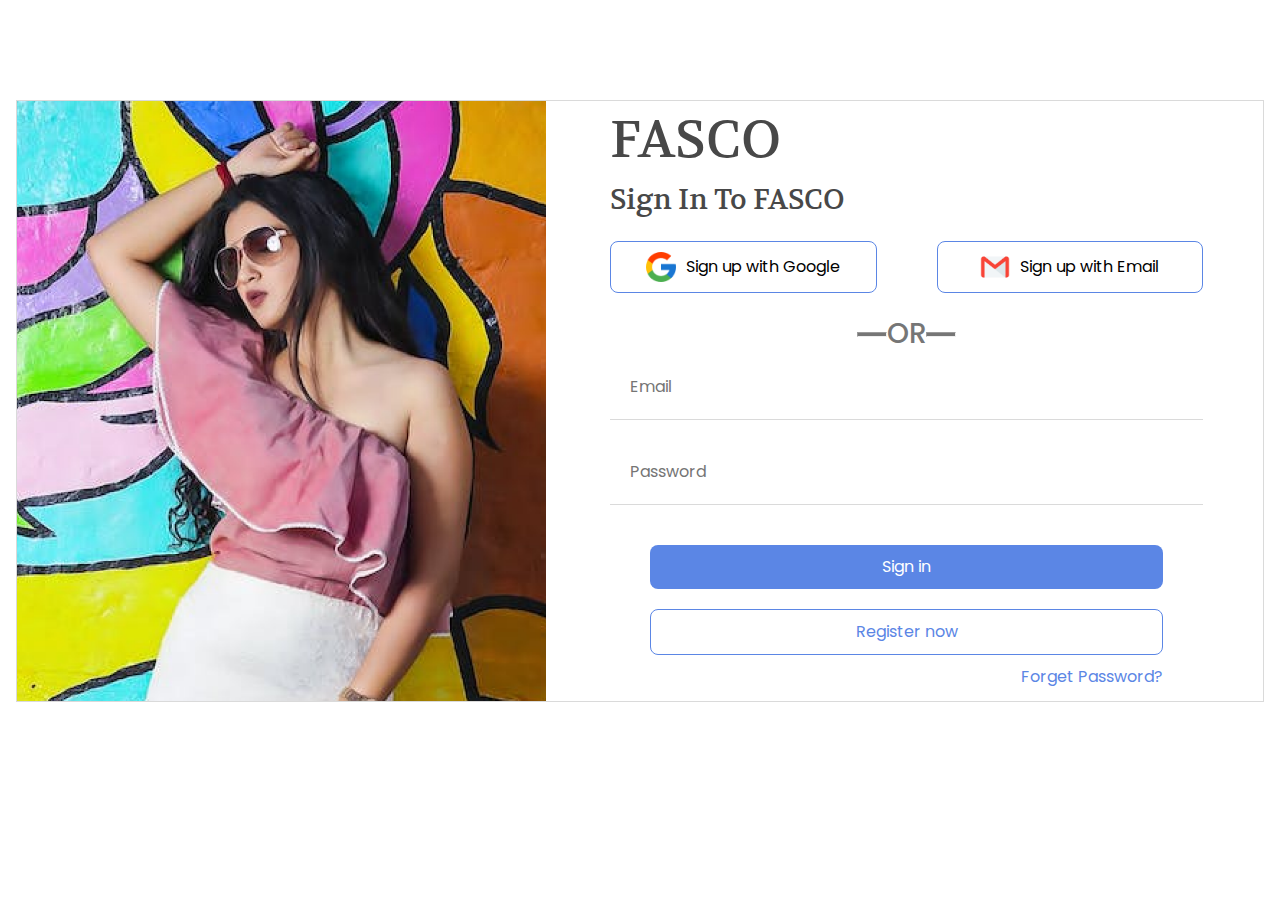
<file: signin.html>
<!DOCTYPE html>
<html lang="en">
  <head>
    <meta charset="UTF-8" />
    <meta name="viewport" content="width=device-width, initial-scale=1.0" />
    <title>Document</title>

    <!-- FONTS -->
    <link rel="preconnect" href="https://fonts.googleapis.com" />
    <link rel="preconnect" href="https://fonts.gstatic.com" crossorigin />
    <link
      href="https://fonts.googleapis.com/css2?family=Volkhov:wght@400;700&display=swap"
      rel="stylesheet"
    />
    <link
      href="https://fonts.googleapis.com/css2?family=Poppins:wght@400;500;600;700&display=swap"
      rel="stylesheet"
    />
    <link
      href="https://fonts.cdnfonts.com/css/digital-numbers"
      rel="stylesheet"
    />
    <link
      href="https://fonts.googleapis.com/css2?family=Jost:wght@400;500&display=swap"
      rel="stylesheet"
    />

    <!-- CSS -->
    <link rel="stylesheet" href="resources/css/style.css" />
  </head>
  <body>
    <!-- signin section -->
    <section class="authentication">
      <div class="container">
        <div class="auth-container">
          <div class="flex">
            <div class="col-2">
              <img
                src="resources/images/side_img_1.png"
                alt=""
                height="600px"
              />
            </div>
            <div class="col-2">
              <a href="#" class="uppercase ff-heading text-primary-400 brand"
                >Fasco</a
              >
              <h3 class="fs-700 ff-heading">Sign In To FASCO</h3>

              <div class="flex justify-between">
                <div class="col-2">
                  <button
                    class="btn-auth-outline flex items-center justify-center"
                    style="gap: 10px"
                  >
                    <img
                      src="resources/icons/google.png"
                      alt=""
                      width="30px"
                      height="30px"
                    />
                    <span class="text-neutral-900">Sign up with Google</span>
                  </button>
                </div>
                <div class="col-2">
                  <button
                    class="btn-auth-outline flex items-center justify-center"
                    style="gap: 10px"
                  >
                    <img
                      src="resources/icons/gmail.png"
                      alt=""
                      width="30px"
                      height="30px"
                    />
                    <span class="text-neutral-900">Sign up with Email</span>
                  </button>
                </div>
              </div>

              <div
                class="or-text text-accent-500 flex items-center fs-700 fw-semi-bold justify-center"
              >
                <hr />
                OR
                <hr />
              </div>

              <div class="auth-input">
                <input type="email" placeholder="Email" />
                <input type="password" placeholder="Password" />

                <div class="auth-btns">
                  <button class="btn-auth">Sign in</button>
                  <a href="signup.html"
                    ><button class="btn-auth-outline">Register now</button></a
                  >
                  <a href="forget-password.html" class="forget-pw"
                    >Forget Password?</a
                  >
                </div>
              </div>
            </div>
          </div>
        </div>
      </div>
    </section>
    <!-- End of signin section -->
    <script src="resources/js/script.js"></script>
  </body>
</html>
</file>
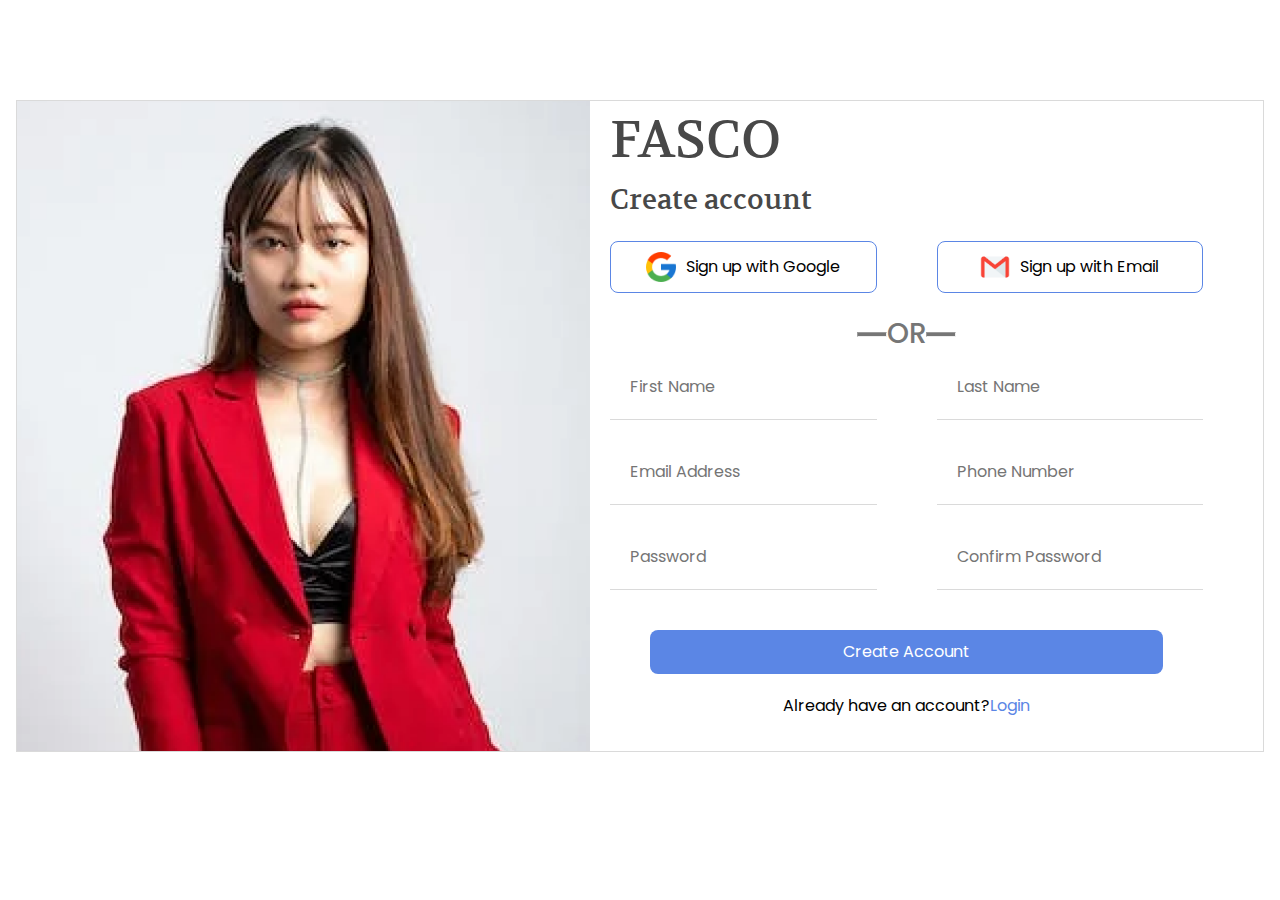
<file: signup.html>
<!DOCTYPE html>
<html lang="en">
  <head>
    <meta charset="UTF-8" />
    <meta name="viewport" content="width=device-width, initial-scale=1.0" />
    <title>Document</title>

    <!-- FONTS -->
    <link rel="preconnect" href="https://fonts.googleapis.com" />
    <link rel="preconnect" href="https://fonts.gstatic.com" crossorigin />
    <link
      href="https://fonts.googleapis.com/css2?family=Volkhov:wght@400;700&display=swap"
      rel="stylesheet"
    />
    <link
      href="https://fonts.googleapis.com/css2?family=Poppins:wght@400;500;600;700&display=swap"
      rel="stylesheet"
    />
    <link
      href="https://fonts.cdnfonts.com/css/digital-numbers"
      rel="stylesheet"
    />
    <link
      href="https://fonts.googleapis.com/css2?family=Jost:wght@400;500&display=swap"
      rel="stylesheet"
    />

    <!-- CSS -->
    <link rel="stylesheet" href="resources/css/style.css" />
  </head>
  <body>
    <!-- signin section -->
    <section class="authentication">
      <div class="container">
        <div class="auth-container">
          <div class="flex">
            <div class="col-2">
              <img
                src="resources/images/side_img_2.png"
                alt=""
                height="650px"
              />
            </div>
            <div class="col-2">
              <a href="#" class="uppercase ff-heading text-primary-400 brand"
                >Fasco</a
              >
              <h3 class="fs-700 ff-heading">Create account</h3>

              <div class="flex justify-between">
                <div class="col-2">
                  <button
                    class="btn-auth-outline flex items-center justify-center"
                    style="gap: 10px"
                  >
                    <img
                      src="resources/icons/google.png"
                      alt=""
                      width="30px"
                      height="30px"
                    />
                    <span class="text-neutral-900">Sign up with Google</span>
                  </button>
                </div>
                <div class="col-2">
                  <button
                    class="btn-auth-outline flex items-center justify-center"
                    style="gap: 10px"
                  >
                    <img
                      src="resources/icons/gmail.png"
                      alt=""
                      width="30px"
                      height="30px"
                    />
                    <span class="text-neutral-900">Sign up with Email</span>
                  </button>
                </div>
              </div>

              <div
                class="or-text text-accent-500 flex items-center fs-700 fw-semi-bold justify-center"
              >
                <hr />
                OR
                <hr />
              </div>

              <div class="auth-input">
                <div class="flex justify-between">
                  <div class="col-2">
                    <input type="text" placeholder="First Name" />
                  </div>
                  <div class="col-2">
                    <input type="text" placeholder="Last Name" />
                  </div>
                  <div class="col-2">
                    <input type="email" placeholder="Email Address" />
                  </div>
                  <div class="col-2">
                    <input type="text" placeholder="Phone Number" />
                  </div>
                  <div class="col-2">
                    <input type="password" placeholder="Password" />
                  </div>
                  <div class="col-2">
                    <input type="password" placeholder="Confirm Password" />
                  </div>
                </div>

                <div class="auth-btns">
                  <button class="btn-auth" style="margin-bottom: 20px">
                    Create Account
                  </button>
                  <a
                    href="signin.html"
                    class="text-neutral-900 flex justify-center"
                    >Already have an account?
                    <span style="color: #5b86e5">Login</span></a
                  >
                </div>
              </div>
            </div>
          </div>
        </div>
      </div>
    </section>
    <!-- End of signin section -->
    <script src="resources/js/script.js"></script>
  </body>
</html>
</file>
<file: resources/css/style.css>
:root {
  --clr-accent-400: #8a8a8a;
  --clr-accent-500: #767676;

  --clr-primary-400: #484848;

  --clr-neutral-100: #fff;
  --clr-neutral-900: #000;

  --clr-danger: #ff4646;

  --clr-background-400: #fafafa;
  --clr-background-500: #f8f8f8;
  --clr-background-600: #e0e0e0;
  --clr-background-700: #dadada;

  --ff-primary: 'Poppins', sans-serif;
  --ff-secondary: 'Volkhov', sans-serif;
  --ff-digital: 'Digital Numbers', sans-serif;
  --ff-accent: 'Jost', sans-serif;

  --fw-regular: 400;
  --fw-semi-bold: 500;

  --fs-300: 12px;
  --fs-400: 16px;
  --fs-500: 20px;
  --fs-550: 22px;
  --fs-600: 24px;
  --fs-700: 28px;
  --fs-800: 32px;
  --fs-900: 46px;
}

/* Box sizing rules */
*,
*::before,
*::after {
  box-sizing: border-box;
}

/* Remove default margin */
* {
  margin: 0;
  padding: 0;
  font: inherit;
}

/* Remove list styles on ul, ol elements with a list role, which suggests default styling will be removed */
ul[role='list'],
ol[role='list'] {
  list-style: none;
}

/* Set core root defaults */
html:focus-within {
  scroll-behavior: smooth;
}

html,
body {
  height: 100%;
}

/* Set core body defaults */
body {
  text-rendering: optimizeSpeed;
  line-height: 1.5;
}

/* A elements that don't have a class get default styles */
a:not([class]) {
  text-decoration-skip-ink: auto;
}

a {
  text-decoration: none;
}

/* Make images easier to work with */
img,
picture,
svg {
  max-width: 100%;
  display: block;
}

/* Remove all animations, transitions and smooth scroll for people that prefer not to see them */
@media (prefers-reduced-motion: reduce) {
  html:focus-within {
    scroll-behavior: auto;
  }

  *,
  *::before,
  *::after {
    animation-duration: 0.01ms !important;
    animation-iteration-count: 1 !important;
    transition-duration: 0.01ms !important;
    scroll-behavior: auto !important;
  }
}

/* utility classes */

.text-primary-400 {
  color: var(--clr-primary-400);
}

.text-accent-400 {
  color: var(--clr-accent-400);
}

.text-accent-500 {
  color: var(--clr-accent-500);
}

.text-neutral-100 {
  color: var(--clr-neutral-100);
}

.text-danger {
  color: var(--clr-danger);
}

.text-neutral-900 {
  color: var(--clr-neutral-900);
}

.fw-regular {
  font-weight: var(--fw-regular);
}

.fw-semi-bold {
  font-weight: var(--fw-semi-bold);
}

.fs-headings {
  font-size: var(--fs-900);
}

.fs-sub-headings {
  font-size: var(--fs-500);
}

.fs-300 {
  font-size: var(--fs-300);
}

.fs-400 {
  font-size: var(--fs-400);
}

.fs-500 {
  font-size: var(--fs-500);
}

.fs-550 {
  font-size: var(--fs-550);
}

.fs-600 {
  font-size: var(--fs-600);
}

.fs-700 {
  font-size: var(--fs-700);
}

.fs-800 {
  font-size: var(--fs-800);
}

.fs-900 {
  font-size: var(--fs-900);
}

.ff-heading {
  font-family: var(--ff-secondary);
}

.ff-digital {
  font-family: var(--ff-digital);
}

.ff-accent {
  font-family: var(--ff-accent);
}

.bg-400 {
  background-color: var(--clr-background-400);
}

.bg-500 {
  background-color: var(--clr-background-500);
}

.bg-600 {
  background-color: var(--clr-background-600);
}

.bg-700 {
  background-color: var(--clr-background-700);
}

.capitalize {
  text-transform: capitalize;
}

.uppercase {
  text-transform: uppercase;
}

.lowercase {
  text-transform: lowercase;
}

.text-center {
  text-align: center;
}

.container {
  --max-width: 1281px;
  --padding: 16px;

  width: min(var(--max-width), 100% - (var(--padding) * 2));
  margin-inline: auto;
}

.flex {
  display: flex;
  flex-wrap: wrap;
}

.flex-col {
  flex-direction: column;
}

.items-center {
  align-items: center;
}

.justify-center {
  justify-content: center;
}

.justify-between {
  justify-content: space-between;
}

.col-2 {
  flex: 0 0 50%;
  max-width: 50%;
  padding: 0 15px;
  margin-left: -15px;
  margin-right: -15px;
}

.col-3 {
  flex: 0 0 33.33%;
  max-width: 33.33%;
  padding: 0 15px;
}

.col-4 {
  flex: 0 0 25%;
  max-width: 25%;
  padding: 0 15px;
}

.col-44 {
  flex: 0 0 44.44%;
  max-width: 44.44%;
}

.col-75 {
  flex: 0 0 75%;
  max-width: 75%;
}

.w-text {
  width: 615px;
  margin-inline: auto;
}

@media (max-width: 800px) {
  .col-3 {
    max-width: 100%;
  }

  .col-2 {
    flex: 0 0 100%;
    max-width: 100%;
    margin-left: 0;
    margin-right: 0;
  }

  .col-4 {
    max-width: 100%;
  }

  .col-75 {
    max-width: 100%;
    flex: 0 0 100%;
  }
}

/* General styling */

body {
  color: var(--clr-primary-400);
  font-family: var(--ff-primary);
  font-weight: var(--fw-regular);
  font-size: var(--fs-400);
}

section {
  padding: 100px 0;
}

/* button */
.btn {
  background: none;
  border: none;
  outline: none;
  cursor: pointer;
}

.button {
  cursor: pointer;
  background-color: var(--clr-neutral-900);
  color: #fff;
  line-height: 16px;
  padding: 15px 45px;
  border-radius: 10px;
  box-shadow: 0px 20px 35px 0px rgba(0, 0, 0, 0.15);
}

.button-light {
  cursor: pointer;
  background-color: var(--clr-background-400);
  color: var(--clr-accent-400);
  line-height: 16px;
  padding: 15px 45px;
  border-radius: 10px;
  border: 0;
  /* box-shadow: 0px 20px 35px 0px rgba(0, 0, 0, 0.15); */
}

.slider-btn {
  cursor: pointer;
  padding: 10px;
  background-color: var(--clr-neutral-100);
  border-radius: 100%;
  box-shadow: -2px 2px rgba(0, 0, 0, 0.15);
  border: 0;
}

.btn-auth {
  padding: 10px 0;
  color: var(--clr-neutral-100);
  border-radius: 8px;
  background: #5b86e5;
  width: 100%;
  border: none;
  margin-top: 20px;
  cursor: pointer;
}

.btn-auth-outline {
  padding: 10px 0;
  color: #5b86e5;
  border-radius: 8px;
  border: 1px solid #5b86e5;
  background: transparent;
  width: 100%;
  margin-top: 20px;
  cursor: pointer;
}

/* navigation */

header {
  margin-top: 40px;
}

nav {
  margin-bottom: 40px;
}

.brand {
  font-size: 52px;
}

.mobile-nav-toggle {
  display: none;
}

.nav-list {
  display: flex;
  gap: 60px;
}

@media (max-width: 800px) {
  .primary-nav {
    display: none;

    position: fixed;
    inset: 7rem 20px auto;
    padding: 20px;
    background: var(--clr-background-400);
  }

  .primary-nav[data-visible] {
    display: block;
  }

  .nav-list {
    display: grid;
    gap: 20px;
    text-align: center;
  }

  .nav-list li a {
    color: var(--clr-primary-400);
    font-weight: var(--fw-semi-bold);
  }

  .nav-list li .button {
    color: var(--clr-neutral-100);
  }

  .mobile-nav-toggle {
    display: block;
    cursor: pointer;
    background: transparent;
    border: 0;
  }

  .mobile-nav-toggle .icon-close {
    display: none;
  }
}

/* hero */

.hero-item {
  width: 100%;
  height: 640px;
  padding: 0 30px;
  overflow-x: hidden;
}

.hero-item::-webkit-scrollbar {
  display: none;
}

.hero-item .side-img {
  padding-top: 120px;
}

.header-text h2 {
  font-size: 85px;
  letter-spacing: -3.64px;
  line-height: 100%;
}

.header-text h1 {
  font-size: 175px;
  letter-spacing: -10.285px;
  line-height: 100%;
  -webkit-text-fill-color: white;
  -webkit-text-stroke: 1px var(--clr-primary-400);
}

.header-text h3 {
  margin-bottom: 20px;
}

.bottom-img {
  margin-top: 35px;
}

@media (max-width: 800px) {
  .hero {
    display: block;
  }

  .hero-item {
    padding: 0;
    margin-bottom: 30px;
  }
}

/* logo */
.logo-items {
  margin-bottom: 20px;
}

/* deal */
.deal {
  background: linear-gradient(180deg, #fff 0%, #fafafa 100%);
}

.deal-box {
  position: relative;
}

.deal-box .time-countdown {
  width: 450px;
}

.timer {
  margin-top: 50px;
}

.time-counter {
  margin-top: 15px;
}

.time-counter {
  gap: 30px;
}

.time-counter .time-counter-item .box {
  width: 76px;
  height: 76px;
  border-radius: 10px;
  background-color: var(--clr-neutral-100);
  box-shadow: 0px 4px 14px 1px rgba(0, 0, 0, 0.16);
}
.deal {
  overflow: hidden;
}
.slide .item {
  width: 404px;
  height: 582px;
  position: absolute;
  top: 0;
  transition: all 0.5s ease;
}

.slide .item img {
  width: 100%;
  height: 100%;
}

.slide .item:nth-child(1) {
  left: 50%;
}

.slide .item:nth-child(2) {
  left: calc(50% + 424px);
  height: 486px;
}

.slide .item:nth-child(3) {
  left: calc(50% + 848px);
  height: 486px;
}

.slide-btn {
  position: absolute;
  bottom: -20%;
  left: 40%;
  transform: translate(-50%, 0);
}

.slide .item .item-content {
  position: relative;
  width: 100%;
  height: 100%;
}

.slide .item .item-content .content {
  padding: 0 20px;
}

.slide .item .content {
  width: 217px;
  height: 130px;
  background-color: var(--clr-neutral-100);

  position: absolute;
  left: 5%;
  bottom: 10%;
}

.slide .item:nth-child(2) .item-content .content,
.slide .item:nth-child(3) .item-content .content {
  display: none;
}

.dot-container {
  gap: 10px;
  position: absolute;
  bottom: -20%;
  right: 10%;
}

.dot-container .dot {
  border-radius: 50%;
  cursor: pointer;
  border: 0;
  padding: 5px;
  background: transparent;
}

.dot-container .dot .btn-inside {
  width: 11px;
  height: 11px;
  background-color: var(--clr-accent-400);
  border-radius: 50%;
}

.dot-container .dot.active {
  border: 1px solid var(--clr-neutral-900);
}

.dot-container .dot.active .btn-inside {
  background-color: var(--clr-neutral-900);
}

@media (max-width: 800px) {
  .deal-box {
    height: 1200px;
  }

  .slide .item {
    top: auto;
    bottom: 10%;
  }

  .slide-btn {
    bottom: 0;
    left: 50%;
    transform: translateX(-50%);
  }

  .slide .item:nth-child(1) {
    left: 0;
  }

  .slide .item:nth-child(2) {
    left: 424px;
  }
}

/* new arrival */

.new-arrival {
  background: linear-gradient(180deg, #fff 0%, #fafafa 100%);
}

.category-list {
  gap: 30px;
  margin-top: 50px;
  margin-bottom: 65px;
}

.category-list .button-light:hover {
  cursor: pointer;
  background-color: var(--clr-neutral-900);
  color: #fff;
  line-height: 16px;
  padding: 15px 45px;
  border-radius: 10px;
}

.category-list .button-light.active {
  cursor: pointer;
  background-color: var(--clr-neutral-900);
  color: #fff;
  line-height: 16px;
  padding: 15px 45px;
  border-radius: 10px;
  box-shadow: 0px 20px 35px 0px rgba(0, 0, 0, 0.15);
}

.card {
  width: 100%;
  background: var(--clr-neutral-100);
  box-shadow: 0px 40px 90px 0px rgba(0, 0, 0, 0.06);
  padding: 15px 25px;
  border-radius: 10px;
  margin-bottom: 20px;
}

.card .card-main-img {
  width: 100%;
}

.card .card-top-text {
  margin-top: 10px;
}

.card .reviews {
  padding: 25px 0;
}

.new-arrival button {
  margin-top: 20px;
}

@media (max-width: 800px) {
  .products {
    display: block;
  }
}

/* peaky bliders */
.peaky-blinders {
  padding: 0;
}

.peaky-bliders-wrapper {
  height: 570px;
  flex-direction: row-reverse;
}

.peaky-blinders .image-box {
  background: #f8f8f8 0px -42.956px / 100% 126.659%;
  margin-right: -40px;
}

.peaky-blinders .image-box .image-box-image {
  position: relative;
}

.peaky-blinders .text-box {
  padding: 60px;
  padding-left: 230px;
  position: relative;
  overflow: hidden;
  width: 100%;
  margin-left: 39px;
}

.peaky-blinders .text-box::before {
  content: '';
  position: absolute;
  left: -20%;
  top: 40%;
  transform: translateY(-40%) rotate(18.143deg);
  background: #f8f8f8;
  width: 35%;
  height: 140%;
  border: 2px solid var(--clr-neutral-900);
}

.peaky-blinders .text-box span,
.peaky-blinders .text-box h2,
.peaky-blinders .text-box p,
.peaky-blinders .text-box h4 {
  margin: 20px 0;
}

.peaky-blinders .text-box a {
  margin-bottom: 60px;
}

.peaky-blinders .image-box .image-box-image .pointer-small,
.peaky-blinders .image-box .image-box-image .pointer-long {
  position: absolute;
  z-index: 5;
}

.peaky-blinders .image-box .image-box-image .pointer-small:first-child {
  top: 10px;
  left: 42%;
}

.peaky-blinders .image-box .image-box-image .pointer-small:nth-child(2) {
  top: 10px;
  left: 42%;
}

.peaky-blinders .image-box .image-box-image .pointer-small:nth-child(3) {
  top: 35%;
  left: 38%;
}

.peaky-blinders .image-box .image-box-image .pointer-small:nth-child(4) {
  bottom: 5%;
  left: 40%;
}

.peaky-blinders .image-box .image-box-image .pointer-long:nth-child(1) {
  left: 0;
  top: 30%;
}

.peaky-blinders .image-box .image-box-image .pointer-long:nth-child(5) {
  left: 0;
  top: 30%;
}

.peaky-blinders .image-box .image-box-image .pointer-long:nth-child(6) {
  left: -20px;
  top: 50%;
}

.peaky-blinders .image-box .pointer-small .pointer-text-box,
.peaky-blinders .image-box .pointer-long .pointer-text-box {
  padding: 5px 10px;
  border: 1px solid #000;
  background: rgba(255, 255, 255, 0.41);
  backdrop-filter: blur(6px);
}

.peaky-blinders .image-box .pointer-small .pointer-text-box {
  float: right;
  margin-left: 105px;
}

.peaky-blinders .image-box .pointer-long .pointer-text-box {
  float: left;
}

.peaky-blinders .image-box .pointer-long img {
  margin-left: 105px;
}

@media (max-width: 800px) {
  .peaky-bliders-wrapper {
    display: block;
    height: auto;
  }

  .peaky-blinders .image-box,
  .peaky-blinders .text-box {
    width: 100%;
  }

  .peaky-blinders .text-box {
    margin-left: 0;
    padding-left: 10px;
  }

  .peaky-blinders .text-box::before {
    position: static;
    border: none;
  }
}

/* feature section */

.feature {
  gap: 20px;
}

/* gallery */

.gallery {
  margin-top: 100px;
  flex-wrap: nowrap;
}

.gallery img {
  width: 256px;
}

@media (max-width: 800px) {
  .gallery {
    flex-wrap: wrap;
    justify-content: center;
  }

  .gallery img {
    width: 100%;
  }
}

/* news-letter */

.sub-email {
  height: 60px;
  width: 630px;
  margin: 30px 0;
  border: 0;
  outline: none;
  padding: 0 20px;
  box-shadow: 0px 3.01852px 3.14815px 0px rgba(0, 0, 0, 0.01),
    0px 13.28148px 6.51852px 0px rgba(0, 0, 0, 0.02),
    0px 32.6px 13px 0px rgba(0, 0, 0, 0.02),
    0px 62.78519px 25.48148px 0px rgba(0, 0, 0, 0.02),
    0px 105.64815px 46.85185px 0px rgba(0, 0, 0, 0.03),
    0px 163px 80px 0px rgba(0, 0, 0, 0.04);
}

@media (max-width: 800px) {
  .newsletter-wrapper {
    display: block;
  }
}

/* footer */

footer {
  padding: 30px 0;
  border-top: 1px solid var(--clr-background-700);
}

.primary-footer {
  margin-bottom: 30px;
}

.primary-footer .footer-list {
  gap: 30px;
}

@media (max-width: 800px) {
  .primary-footer {
    display: block;
    text-align: center;
  }

  .footer-list {
    justify-content: center;
    margin-top: 20px;
  }
}

/* testmonial */
.carousel {
  display: flex;
  width: 100%;
  height: 100%;
  align-items: center;
  margin-top: 70px;
}
.carousel__list {
  display: flex;
  list-style: none;
  position: relative;
  width: 100%;
  height: 300px;
  justify-content: center;
  perspective: 300px;
}
.carousel__item {
  display: flex;
  align-items: center;
  justify-content: center;
  gap: 70px;
  background-color: var(--clr-neutral-100);
  width: 864px;
  height: 400px;
  border-radius: 12px;
  box-shadow: 0px 2px 8px 0px rgba(50, 50, 50, 0.5);
  position: absolute;
  transition: all 0.3s ease-in;
}
/* .carousel__item:nth-child(1) {
  background: linear-gradient(45deg, #2d35eb 0%, #904ed4 100%);
}
.carousel__item:nth-child(2) {
  background: linear-gradient(45deg, #2d35eb 0%, #fdbb2d 100%);
}
.carousel__item:nth-child(3) {
  background: linear-gradient(45deg, #2d35eb 0%, #22c1c3 100%);
}
.carousel__item:nth-child(4) {
  background: linear-gradient(45deg, #fdbb2d 0%, #904ed4 100%);
}
.carousel__item:nth-child(5) {
  background: linear-gradient(45deg, #22c1c3 0%, #904ed4 100%);
} */
.carousel__item[data-pos='0'] {
  z-index: 5;
}
.carousel__item[data-pos='-1'],
.carousel__item[data-pos='1'] {
  opacity: 0.7;
  filter: blur(1px) grayscale(10%);
}
.carousel__item[data-pos='-1'] {
  transform: translateX(-40%) scale(0.9);
  z-index: 4;
}
.carousel__item[data-pos='1'] {
  transform: translateX(40%) scale(0.9);
  z-index: 4;
}
.carousel__item[data-pos='-2'],
.carousel__item[data-pos='2'] {
  opacity: 0.4;
  filter: blur(3px) grayscale(20%);
}
.carousel__item[data-pos='-2'] {
  transform: translateX(-70%) scale(0.8);
  z-index: 3;
}
.carousel__item[data-pos='2'] {
  transform: translateX(70%) scale(0.8);
  z-index: 3;
}

.carousel_img {
  box-shadow: -10px 10px 5px rgba(0, 0, 0, 0.6);
}

.carousel__item-text-box p {
  width: 400px;
}

.carousel__item-text-box .des {
  margin-bottom: 30px;
}

.carousel__item-text-box img {
  margin-bottom: 30px;
}

.carousel__item-text-box hr,
.carousel__item-text-box h3 {
  margin-bottom: 15px;
}

.carousel-btn {
  margin-top: 150px;
  gap: 20px;
}

@media (max-width: 800px) {
  .carousel__item {
    width: 100%;
    height: auto;
    flex-direction: column;
    padding: 10px;
  }

  .w-text {
    width: auto;
  }

  .carousel-btn {
    margin-top: 300px;
  }
}

/* secondary-nav */
.secondary-nav .nav-list li a {
  padding-bottom: 5px;
}

.secondary-nav .nav-list li .nav-item:hover {
  border-bottom: 1px solid var(--clr-primary-400);
}

.nav-icons ul {
  gap: 30px;
}

.nav-icons ul li .mobile-toggle {
  display: none;
}

@media (max-width: 800px) {
  .secondary-nav {
    display: none;

    position: fixed;
    inset: 7rem 20px auto;
    padding: 20px;
    background: var(--clr-background-400);
    text-align: center;
  }

  .secondary-nav .dropdown-link {
    display: flex;
    justify-content: center;
  }

  .secondary-nav[data-visible] {
    display: block;
  }

  .nav-icons ul li .mobile-toggle {
    display: block;
  }
}

.dropdown-link {
  gap: 5px;
  position: relative;
}

.dropdown-list {
  position: absolute;
  background-color: var(--clr-neutral-100);
  box-shadow: 0px 4px 14px 1px rgba(0, 0, 0, 0.16);
  width: 250px;
  padding: 30px 0;
  transition: all 0.1s cubic-bezier(0.16, 1, 0.5, 1);

  transform: translateY(0.5rem);
  visibility: hidden;
  opacity: 0;
}

.show {
  transform: translateY(0rem);
  visibility: visible;
  opacity: 1;
}

.dropdown-list li a {
  padding: 20px;
  margin-top: 20px;
}

.hero-p {
  gap: 10px;
}

/*Product list */
.sidebar-item {
  margin-top: 30px;
}

.sidebar-item h5 {
  margin-bottom: 10px;
}

.sizes .size-list {
  gap: 12px;
}

.sizes .size-item button {
  min-width: 42px;
  min-height: 42px;
  padding: 8px 15px;
  border-radius: 5px;
  border: 1px solid var(--clr-background-700);
  background: transparent;
}

.sizes .size-item button:hover,
.sizes .size-item button:active {
  background-color: var(--clr-neutral-900);
  color: var(--clr-neutral-100);
}

.color-list {
  gap: 10px;
}

.color-list .color-btn {
  width: 30px;
  height: 30px;
  border-radius: 15px;
  box-shadow: 0px 0px 0px 1px rgba(0, 0, 0, 0.1);
}

.price-list,
.collection-list {
  align-items: start;
  gap: 10px;
}

.brand-list button,
.tag-list button {
  margin-right: 10px;
}

.product-list-header form select {
  border: none;
  outline: none;
}

.product-list-header .grids {
  gap: 10px;
}

.product-list-header .grids .grid-item {
  padding: 10px;
  border-radius: 3px;
  background: var(--clr-background-700);
}

.product-list {
  margin-top: 30px;
}

.product-card {
  margin-bottom: 30px;
}

.product-card .product-img {
  position: relative;
}

.product-card .product-img .sold-out {
  font-size: 10px;
  font-weight: 900;
  padding: 16.7px 12.17px 13.3px 12.83px;
  border-radius: 27px;
  background-color: var(--clr-accent-500);

  position: absolute;
  top: 50%;
  left: 50%;
  transform: translate(-50%, -50%);
}

.product-card h5,
.product-card .colors {
  margin-top: 20px;
}

.product-card p {
  margin-top: 5px;
}

.product-card .colors {
  gap: 10px;
}

.product-card .colors .color-btn {
  width: 26px;
  height: 26px;
  border-radius: 13px;
  box-shadow: 0px 0px 0px 1px rgba(0, 0, 0, 0.1);
}

.product-card .colors .color-btn.active {
  box-shadow: 0px 0px 0px 4px #fff inset, 0px 0px 0px 1px #000;
}

.page-list {
  margin-top: 30px;
  gap: 10px;
}

.page-list > * {
  display: inline-flex;
  padding: 9px 18.61px 11px 17.39px;
  border-radius: 9999px;
  background-color: var(--clr-background-500);
}

@media (max-width: 800px) {
  .sidebar-filter {
    display: none;
  }

  .product-list > * {
    flex: 0 0 50%;
    max-width: 50%;
  }
}

/* product section */

.product-images {
  flex-direction: row-reverse;
  gap: 20px;
}

.product-images .product-main-img {
  width: 491px;
  height: 654px;
}

.product-images .product-main-img img {
  width: 100%;
  height: 100%;
}

.product-images .product-side-images {
  gap: 10px;
}

.product-images .product-side-images .product-side-img {
  padding: 9px;
}

.product-images .product-side-images .product-side-img.active {
  border: 1px solid var(--clr-neutral-900);
}

.product-images .product-side-images .product-side-img img {
  width: 58px;
  height: 77.31px;
}

.product-details .product-price {
  gap: 5px;
  margin-top: 20px;
}

.product-details .product-price .product-discount {
  padding: 2.5px 9.69px 2.5px 10px;
  border-radius: 11px;
  background: #da3f3f;
  font-size: 11px;
}

.product-details .product-views {
  gap: 10px;
  margin-top: 30px;
}

.product-details .product-sale {
  margin-top: 30px;
  padding: 10px 21px 11px 14px;
  border-radius: 4px;
  border: 1px solid #f8cccc;
  background: #fdefee;
}

.product-details .product-sale .time-count {
  gap: 10px;
  margin-top: 10px;
}

.product-details .products-left .lines {
  position: relative;
}

.product-details .products-left .lines .line_1 {
  width: 100%;
  height: 3px;
}

.product-details .products-left .lines .line_2 {
  position: absolute;
  width: 20%;
  height: 3px;
  top: 0;
  left: 0;
  background-color: var(--clr-danger);
}

.product-details .product-sizes .size-list {
  gap: 10px;
  margin-top: 10px;
}

.product-details .product-sizes .size-list .size {
  min-width: 45px;
  padding: 9px 14.8px 9px 15.2px;
  border-radius: 5px;
  border: 1px solid var(--clr-neutral-900);
}

.product-details .product-sizes .size-list .size.active {
  background-color: var(--clr-neutral-900);
  color: var(--clr-neutral-100);
}

.product-details .product-colors .color-list {
  margin-top: 10px;
  gap: 5px;
}

.product-details .product-colors .color-list .color {
  width: 40px;
  height: 40px;
  border-radius: 20px;
  box-shadow: 0px 0px 0px 1px rgba(0, 0, 0, 0.1);
}

.product-details .product-colors .color-list .color.active {
  box-shadow: 0px 0px 0px 4px #fff inset, 0px 0px 0px 1px #000;
}

.product-details .product-quantity .quantity-input .quantity-items {
  width: 45px;
  height: 45px;
  border: 1px solid var(--clr-background-700);
}

.product-details .product-quantity .quantity-input .quantity-items input {
  width: 100%;
  height: 100%;
  padding: 0 20px;
  border: 0;
  outline: 0;
}

.product-details .product-quantity .product-actions {
  gap: 10px;
}

.product-details .product-quantity .product-actions button {
  height: 45px;
  border-radius: 5px;
  border: 1px solid var(--clr-neutral-900);
  padding: 11px 178.97px 11px 179.03px;
}

.product-details .product-quantity .product-actions button:hover {
  background-color: var(--clr-neutral-900);
  color: var(--clr-neutral-100);
}

.product-details .actions {
  border-bottom: 1px solid var(--clr-background-600);
  margin-top: 70px;
  padding-bottom: 10px;
}

.product-details .product-delivery {
  margin-top: 30px;
}

.product-details .product-delivery .product-delivery-item {
  gap: 5px;
  margin-bottom: 10px;
}

.product-details .trust {
  margin-top: 30px;
  padding: 20px 132.5px 21px 132.5px;
}

.product-details .trust h5 {
  margin-top: 30px;
}

@media (max-width: 800px) {
  .product-images .product-side-images {
    flex-direction: row;
    margin-bottom: 30px;
  }

  .product-details .product-quantity .product-actions button {
    padding: 11px 80px 11px 80px;
  }

  .product-details .product-quantity .product-actions {
    justify-content: center;
  }

  .product-details .trust {
    padding: 20px 100px 21px 100px;
    text-align: center;
  }
}

/* cart sidebar */
.cart-sidebar-wrapper {
  position: fixed;
  height: 100vh;
  width: 0;
  top: 0;
  right: 0;
  background-color: rgba(0, 0, 0, 0.75);
  z-index: 500;
  opacity: 0;
  transition: all 700ms ease;
}

.cart-sidebar-wrapper.show {
  width: 100%;
  opacity: 1;
}

.cart-sidebar-wrapper .cart-sidebar {
  position: relative;
  height: 100vh;
  width: 700px;
  right: -800px;
  background-color: var(--clr-neutral-100);
  z-index: 10;
  opacity: 0;
  margin-left: auto;
  padding: 20px;
  transition: all 1000ms ease;
  overflow-y: scroll;
}

.cart-sidebar-wrapper .cart-sidebar.show {
  right: 0;
  opacity: 1;
}

.cart-sidebar-wrapper .cart-sidebar .close-icon {
  position: absolute;
  top: 20px;
  right: 20px;
}

.cart-sidebar-wrapper .cart-sidebar .cart-sidebar-items {
  margin-top: 60px;
}

.cart-sidebar-wrapper .cart-sidebar .cart-sidebar-items .cart-sidebar-item {
  gap: 10px;
  padding-bottom: 20px;
  border-bottom: 1px solid var(--clr-background-700);
}

.cart-sidebar-wrapper
  .cart-sidebar
  .cart-sidebar-items
  .cart-sidebar-item
  .item-image {
  width: 168px;
  height: 225px;
}
.cart-sidebar-wrapper
  .cart-sidebar
  .cart-sidebar-items
  .cart-sidebar-item
  .item-image
  img {
  width: 100%;
  height: 100%;
}

.cart-sidebar-wrapper
  .cart-sidebar
  .cart-sidebar-items
  .cart-sidebar-item
  .cart-sidebar-quantity {
  width: 170px;
  height: 59px;
  position: relative;

  margin-top: 10px;
}

.cart-sidebar-wrapper
  .cart-sidebar
  .cart-sidebar-items
  .cart-sidebar-item
  .cart-sidebar-quantity
  button {
  position: absolute;
}

.cart-sidebar-wrapper
  .cart-sidebar
  .cart-sidebar-items
  .cart-sidebar-item
  .cart-sidebar-quantity
  .decrement {
  left: 25px;
  top: 25px;
}

.cart-sidebar-wrapper
  .cart-sidebar
  .cart-sidebar-items
  .cart-sidebar-item
  .cart-sidebar-quantity
  .increment {
  right: 25px;
  top: 25px;
}

.cart-sidebar-wrapper
  .cart-sidebar
  .cart-sidebar-items
  .cart-sidebar-item
  .cart-sidebar-quantity
  input {
  width: 100%;
  height: 100%;
  background-color: var(--clr-background-700);
  padding: 0 75px;
  border: 0;
  outline: none;
}

.cart-sidebar-wrapper .cart-sidebar .cart-sidebar-footer {
  margin-top: 80px;
}

.cart-sidebar-wrapper .cart-sidebar .additional {
  padding-bottom: 10px;
  border-bottom: 1px solid var(--clr-background-700);
}

.cart-sidebar-wrapper .cart-sidebar .additional label {
  gap: 10px;
}

.cart-sidebar-wrapper .cart-sidebar .additional input {
  width: 32px;
  height: 32px;
}

.cart-sidebar-wrapper .cart-sidebar .sub-total {
  padding: 45px 0;
}

.cart-sidebar-wrapper .cart-sidebar .button {
  width: 100%;
}

.cart-sidebar-wrapper .cart-sidebar .cart-link {
  padding: 14px 0;
  text-decoration: underline;
}

@media (max-width: 800px) {
  .cart-sidebar-wrapper .cart-sidebar {
    width: 400px;
  }

  .cart-sidebar-wrapper
    .cart-sidebar
    .cart-sidebar-items
    .cart-sidebar-item
    .item-image {
    width: 120px;
    height: 180px;
  }
  .cart-sidebar-wrapper .cart-sidebar .additional label {
    font-size: var(--fs-400);
  }
  .cart-sidebar-wrapper .cart-sidebar .additional input {
    width: 20px;
    height: 20px;
  }
}

/*cart */
table {
  border-color: var(--clr-background-700);
  border-collapse: collapse;
  caption-side: bottom;
  vertical-align: top;
  width: 100%;
}

tr {
  border-style: solid;
  border-width: 0 0 1px 0;
}
th {
  text-align: left;
}

td {
  vertical-align: top;
}

.cart-product {
  padding: 20px 0;
  gap: 10px;
  width: 100%;
}

.cart-product .cart-product-img {
  width: 168px;
  height: 225px;
}

.cart-product .cart-product-deatils button {
  text-decoration: underline;
  margin-top: 20px;
}

.cart-price {
  padding: 20px 0;
  float: left;
}

.cart-quantity {
  width: 170px;
  height: 59px;
  position: relative;
  margin-top: 20px;
}

.cart-quantity button {
  position: absolute;
}

.cart-quantity .decrement {
  left: 25px;
  top: 25px;
}

.cart-quantity .increment {
  right: 25px;
  top: 25px;
}

.cart-quantity input {
  width: 100%;
  height: 100%;
  background-color: var(--clr-background-700);
  padding: 0 75px;
  border: 0;
  outline: none;
}

.cart-checkout {
  flex-direction: row-reverse;
  margin-top: 30px;
}

.cart-checkout .additional {
  padding-bottom: 10px;
  border-bottom: 1px solid var(--clr-background-700);
}

.cart-checkout .additional label {
  gap: 10px;
}

.cart-checkout .additional input {
  width: 32px;
  height: 32px;
}

.cart-checkout .sub-total {
  padding: 45px 0;
}

.cart-checkout .button {
  width: 100%;
}

.cart-checkout .cart-link {
  padding: 14px 0;
  text-decoration: underline;
}

@media (max-width: 800px) {
  .cart-checkout .additional label {
    font-size: var(--fs-400);
  }

  .cart-checkout .additional input {
    width: 20px;
    height: 20px;
  }
}

/* Checkout */

.checkout {
  flex-direction: row-reverse;
}

.checkout .contact-info .top {
  align-items: end;
}

.checkout .payment-details .contact-info .top h2 {
  line-height: 100%;
}

.checkout .payment-details input,
.checkout .payment-details select,
.checkout .payment-details .payment-info .credit-card-btn {
  margin-top: 15px;
  padding: 25px;
}

.checkout .w-100 {
  width: 100%;
  color: var(--clr-accent-400);
}

.checkout .payment-details .delivery-info,
.checkout .payment-details .payment-info {
  margin-top: 60px;
}

.checkout .payment-details .col-2 {
  margin-right: -5px;
  margin-left: -5px;
  padding: 0 5px;
}

.checkout .payment-details .payment-info .credit-card-btn {
  border: 1px solid var(--clr-accent-400);
}

.checkout .payment-details .payment-info .credit-card-info {
  background-color: var(--clr-background-700);
  padding: 20px;
  visibility: hidden;
  height: 0;
  opacity: 0;
  transition: all 500ms ease-in-out;
}

.checkout .payment-details .payment-info .credit-card-info.show {
  visibility: visible;
  height: 100%;
  opacity: 1;
}

.checkout .product-details {
  height: auto;
}

.checkout .product-details .product {
  gap: 10px;
}

.checkout .product-details .product .product-image {
  width: 137px;
  height: 137px;
}

.checkout .product-details .product .product-image img {
  width: 100%;
  height: 100%;
}

.checkout .product-details .discount {
  margin-top: 20px;
  gap: 10px;
}

.checkout .product-details .discount input {
  padding: 20px;
}

/* authentication */

.authentication {
  height: 100vh;
}

.auth-container {
  border: 1px solid var(--clr-background-700);
}

.or-text {
  margin-top: 20px;
}

.or-text hr {
  width: 30px;
  height: 5px;
  background-color: var(--clr-accent-500);
}

.auth-input input {
  border: none;
  border-bottom: 1px solid var(--clr-background-700);
  width: 100%;
  outline: none;
  padding: 20px;
  margin-bottom: 20px;
}

.auth-input .auth-btns {
  padding: 0 40px;
}

.forget-pw {
  float: right;
  margin-top: 10px;
  color: #5b86e5;
}
</file>
